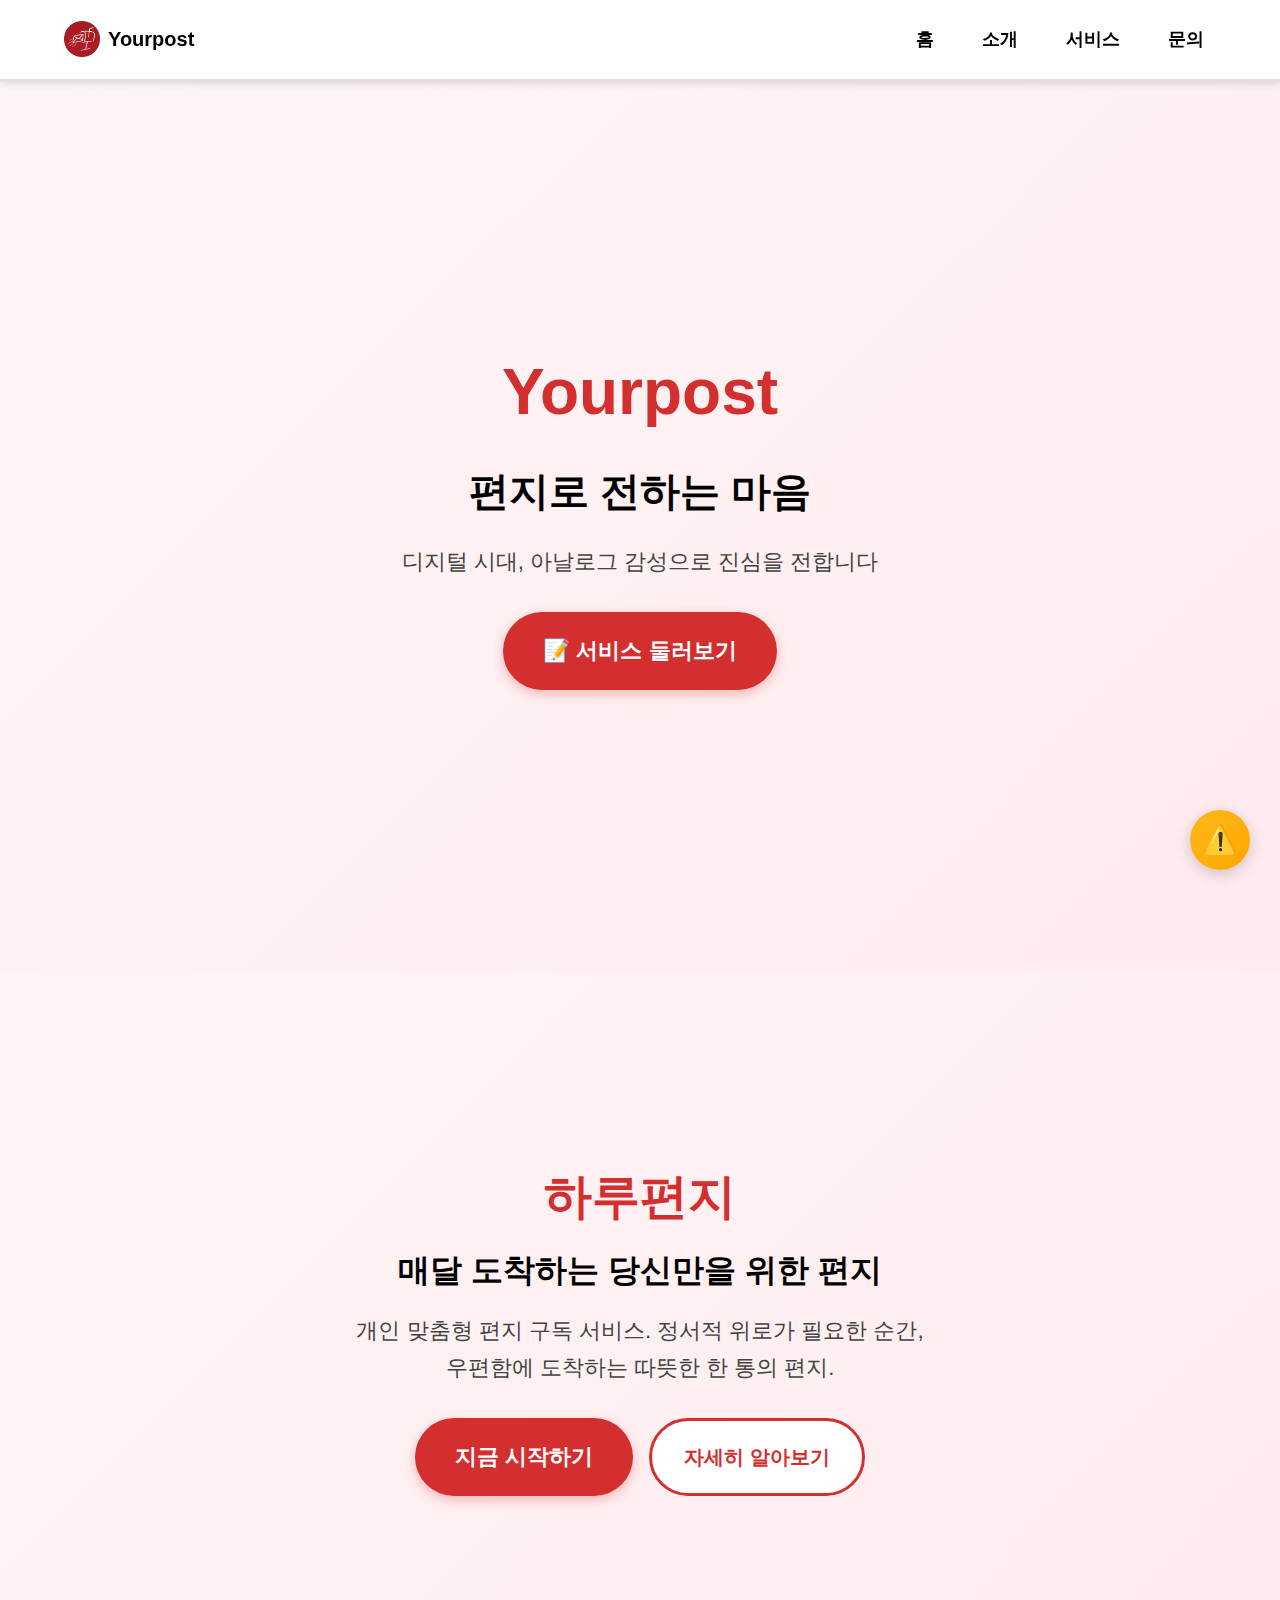
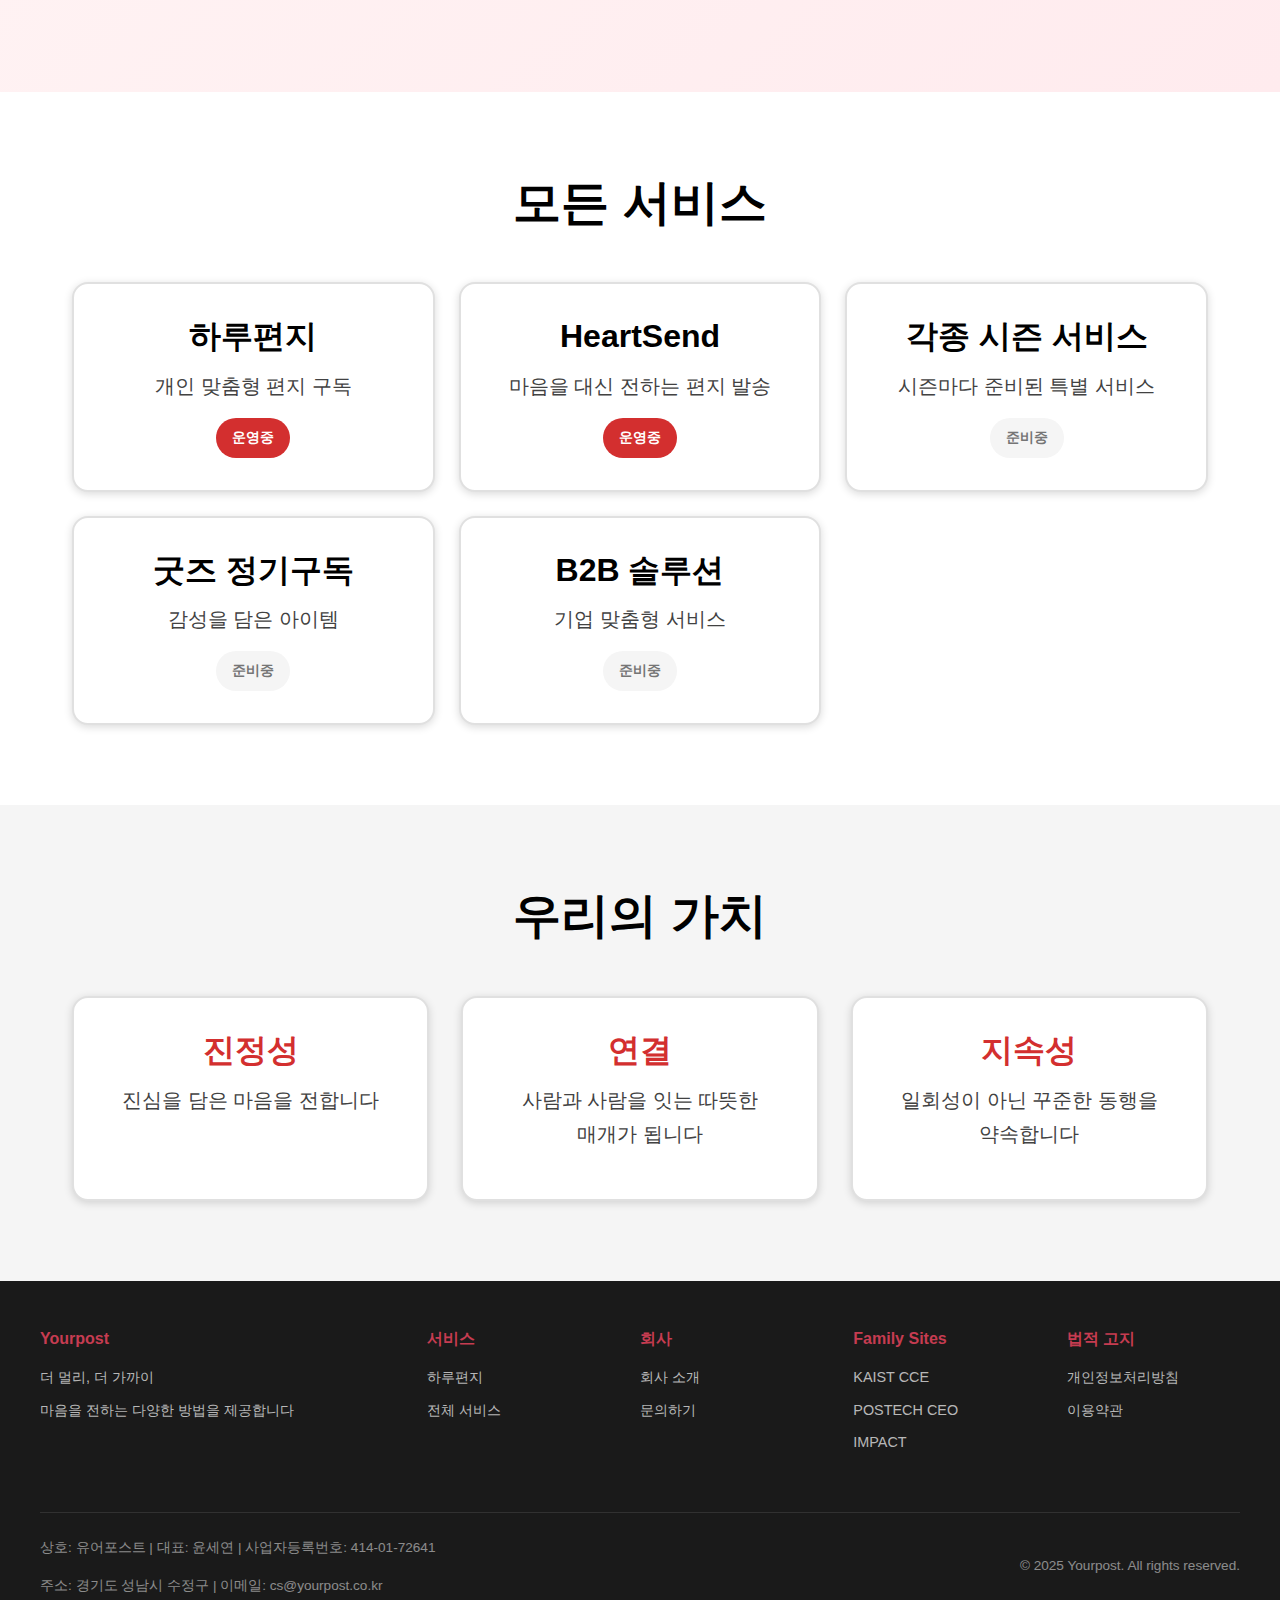
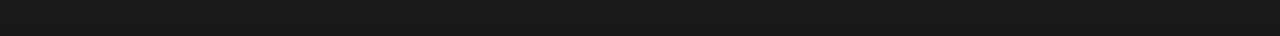
<file: index.html>
<!DOCTYPE html>
<html lang="ko">

<head>
    <meta charset="UTF-8">
    <meta name="viewport" content="width=device-width, initial-scale=1.0">
    <title>Yourpost - 편지로 전하는 마음</title>
    <meta name="description" content="편지, 선물, 굿즈를 통해 마음을 전하는 종합 서비스">

    <!-- 전역 CSS만 사용 -->
    <link rel="stylesheet" href="styles.css">

    <!-- OG Tags -->
    <meta property="og:title" content="Yourpost | 편지로 전하는 마음">
    <meta property="og:description" content="편지, 선물, 굿즈를 통해 마음을 전하는 종합 서비스">
    <meta property="og:image" content="https://yourpost.co.kr/images/official_banner.png">
    <meta property="og:url" content="https://yourpost.co.kr">
</head>

<body>
    <!-- HEADER -->
    <header>
        <nav>
            <a href="/" class="logo">
                <img src="logo.png" alt="Yourpost" class="logo-img">
                <span>Yourpost</span>
            </a>
            <ul class="nav-links" id="navLinks">
                <li><a href="#" onclick="showPage('home'); return false;">홈</a></li>
                <li><a href="#" onclick="showPage('about'); return false;">소개</a></li>
                <li><a href="#" onclick="showPage('services'); return false;">서비스</a></li>
                <li><a href="#" onclick="showPage('contact'); return false;">문의</a></li>
            </ul>
            <div class="menu-toggle" id="menuToggle">
                <span></span>
                <span></span>
                <span></span>
            </div>
        </nav>
    </header>

    <!-- HOME -->
    <main id="home" class="active">
        <!-- Hero Section -->
        <section class="hero">
            <div class="hero-content">
                <h1 class="hero-title">Yourpost</h1>
                <p class="hero-subtitle">편지로 전하는 마음</p>
                <p class="hero-description">디지털 시대, 아날로그 감성으로 진심을 전합니다</p>
                <div class="hero-buttons">
                    <a href="#" onclick="showPage('services'); return false;" class="btn btn-primary">
                        📝 서비스 둘러보기
                    </a>
                </div>
            </div>
        </section>

        <!-- Featured Service: 하루편지 -->
        <section class="spotlight">
            <div class="spotlight-content">
                <h2 class="spotlight-title">하루편지</h2>
                <p class="spotlight-subtitle">매달 도착하는 당신만을 위한 편지</p>
                <p class="spotlight-description">
                    개인 맞춤형 편지 구독 서비스. 정서적 위로가 필요한 순간,<br>
                    우편함에 도착하는 따뜻한 한 통의 편지.
                </p>
                <div class="spotlight-links">
                    <a href="ondaypost/" class="btn btn-primary">지금 시작하기</a>
                    <a href="ondaypost/" class="btn btn-secondary">자세히 알아보기</a>
                </div>
            </div>
        </section>

        <!-- All Services -->
        <section class="services-grid-section">
            <div class="container">
                <h2 class="section-heading">모든 서비스</h2>
                <div class="service-tiles">
                    <div class="service-tile">
                        <h3>하루편지</h3>
                        <p>개인 맞춤형 편지 구독</p>
                        <span class="tile-badge active">운영중</span>
                    </div>

                    <div class="service-tile">
                        <h3>HeartSend</h3>
                        <p>마음을 대신 전하는 편지 발송</p>
                        <span class="tile-badge active">운영중</span>
                    </div>

                    <div class="service-tile">
                        <h3>각종 시즌 서비스</h3>
                        <p>시즌마다 준비된 특별 서비스</p>
                        <span class="tile-badge">준비중</span>
                    </div>

                    <div class="service-tile">
                        <h3>굿즈 정기구독</h3>
                        <p>감성을 담은 아이템</p>
                        <span class="tile-badge">준비중</span>
                    </div>

                    <div class="service-tile">
                        <h3>B2B 솔루션</h3>
                        <p>기업 맞춤형 서비스</p>
                        <span class="tile-badge">준비중</span>
                    </div>
                </div>
            </div>
        </section>

        <!-- Values -->
        <section class="values-showcase">
            <div class="container">
                <h2 class="section-heading">우리의 가치</h2>
                <div class="values-container">
                    <div class="value-card">
                        <h3>진정성</h3>
                        <p>진심을 담은 마음을 전합니다</p>
                    </div>
                    <div class="value-card">
                        <h3>연결</h3>
                        <p>사람과 사람을 잇는 따뜻한 매개가 됩니다</p>
                    </div>
                    <div class="value-card">
                        <h3>지속성</h3>
                        <p>일회성이 아닌 꾸준한 동행을 약속합니다</p>
                    </div>
                </div>
            </div>
        </section>
    </main>

    <!-- ABOUT -->
    <main id="about">
        <section class="page-hero">
            <div class="container">
                <h1 class="page-title">유어포스트</h1>
                <p class="page-lead">
                    우리는 세상이 쉽게 지나치는 마음에 편지를 보냅니다.<br>
                    더 멀리, 더 가까이 다가갈 수 있는 기업이 되길 추구합니다.
                </p>
            </div>
        </section>

        <section class="content-section">
            <div class="container">
                <div class="two-column">
                    <div>
                        <h2>Mission</h2>
                    </div>
                    <div class="column-right">
                        <p class="large-text">
                            Yourpost는 외롭고 잊힌 이들의 하루에 작은 위로와 따뜻한 평안을 전하는 브랜드입니다.
                        </p>
                        <p>
                            편지를 통한 정서적 연결과 위로를 제공하며, 디지털 시대 속 아날로그 감성을 회복합니다.
                            개인부터 기업까지, 다양한 형태의 솔루션을 제공합니다.
                        </p>
                    </div>
                </div>
            </div>
        </section>

        <section class="info-section">
            <div class="container">
                <h2 class="section-heading">회사 정보</h2>
                <div class="info-grid">
                    <div class="info-item">
                        <h3>설립</h3>
                        <p>2025년 10월</p>
                    </div>
                    <div class="info-item">
                        <h3>구성</h3>
                        <p>3인 공동창업</p>
                    </div>
                    <div class="info-item">
                        <h3>사업분야</h3>
                        <p>편지 종합 서비스</p>
                    </div>
                    <div class="info-item">
                        <h3>협력</h3>
                        <p>PNK, IMPACT</p>
                    </div>
                </div>
            </div>
        </section>

        <section class="content-section dark">
            <div class="container">
                <h2 class="section-heading">Vision</h2>
                <div class="vision-items">
                    <div class="vision-item">
                        <p>편지를 통한 정서적 연결과 위로 제공</p>
                    </div>
                    <div class="vision-item">
                        <p>디지털 시대의 아날로그 감성 회복</p>
                    </div>
                    <div class="vision-item">
                        <p>개인부터 기업까지, 다양한 형태의 마음 전달 솔루션 제공</p>
                    </div>
                </div>
            </div>
        </section>
    </main>

    <!-- SERVICES -->
    <main id="services">
        <section class="page-hero">
            <div class="container">
                <h1 class="page-title">Services</h1>
                <p class="page-lead">마음을 전하는 다양한 방법</p>
            </div>
        </section>

        <section class="service-detail-section">
            <div class="container">
                <!-- 하루편지 -->
                <div class="service-detail">
                    <div class="service-detail-header">
                        <div>
                            <h2>하루편지</h2>
                            <span class="status-pill active">운영중</span>
                        </div>
                    </div>
                    <p class="service-detail-desc">
                        매달 도착하는 개인 맞춤형 편지 구독 서비스입니다.
                        정서적 위로가 필요한 10-20대를 대상으로 개인 맞춤형 편지를 정기적으로 발송합니다.
                    </p>
                    <div class="service-detail-meta">
                        <span>형태: 정기 구독</span>
                    </div>
                    <a href="ondaypost/" class="btn btn-primary">서비스 바로가기</a>
                </div>

                <!-- HeartSend -->
                <div class="service-detail">
                    <div class="service-detail-header">
                        <div>
                            <h2>HeartSend</h2>
                            <span class="status-pill active">운영중</span>
                        </div>
                    </div>
                    <p class="service-detail-desc">
                        직접 쓰기 어려운 편지를 대신 작성하고 발송해드립니다.
                        고백, 감사, 사과 등 전하고 싶은 마음을 전문가가 편지로 작성합니다.
                    </p>
                    <div class="service-detail-meta">
                        <span>형태: 1회성 발송</span>
                    </div>
                    <a href="heartsend/" class="btn btn-primary">서비스 바로가기</a>
                </div>

                <!-- 크리스마스 엽서 -->
                <div class="service-detail">
                    <div class="service-detail-header">
                        <div>
                            <h2>시즌 엽서</h2>
                            <span class="status-pill">준비중</span>
                        </div>
                    </div>
                    <p class="service-detail-desc">
                        시즌마다 준비된 특별 엽서 서비스입니다.
                        소중한 사람에게 마음을 전하세요.
                    </p>
                    <div class="service-detail-meta">
                        <span>형태: 시즌 한정</span>
                    </div>
                </div>

                <!-- B2B -->
                <div class="service-detail">
                    <div class="service-detail-header">
                        <div>
                            <h2>B2B 서비스</h2>
                            <span class="status-pill">준비중</span>
                        </div>
                    </div>
                    <p class="service-detail-desc">
                        기업 임직원을 위한 편지 및 선물 발송 서비스입니다.
                        복지, 감사, 기념일 등 다양한 목적으로 활용 가능합니다.
                    </p>
                    <div class="service-detail-meta">
                        <span>형태: 맞춤 제작</span>
                    </div>
                </div>
            </div>
        </section>
    </main>

    <!-- CONTACT -->
    <main id="contact">
        <section class="page-hero">
            <div class="container">
                <h1 class="page-title">Contact</h1>
                <p class="page-lead">궁금하신 점이나 제안하실 내용이 있으시면 언제든지 연락주세요</p>
            </div>
        </section>

        <section class="content-section">
            <div class="container">
                <div class="contact-direct">
                    <div class="contact-direct-item">
                        <h3>Email</h3>
                        <a href="mailto:cs@yourpost.co.kr">cs@yourpost.co.kr</a>
                    </div>

                    <div class="contact-direct-item">
                        <h3>카카오톡 상담</h3>
                        <a href="https://open.kakao.com/o/sTa8ml3h" target="_blank">카톡 문의하기</a>
                    </div>
                </div>
            </div>
        </section>
    </main>

    <!-- FOOTER -->
    <div id="footer-container"></div>

    <!-- SCRIPTS -->
    <script src="script.js"></script>
    <script src="footer.js"></script>
    <script src="js/noCS-banner.js"></script>
</body>

</html>
</file>
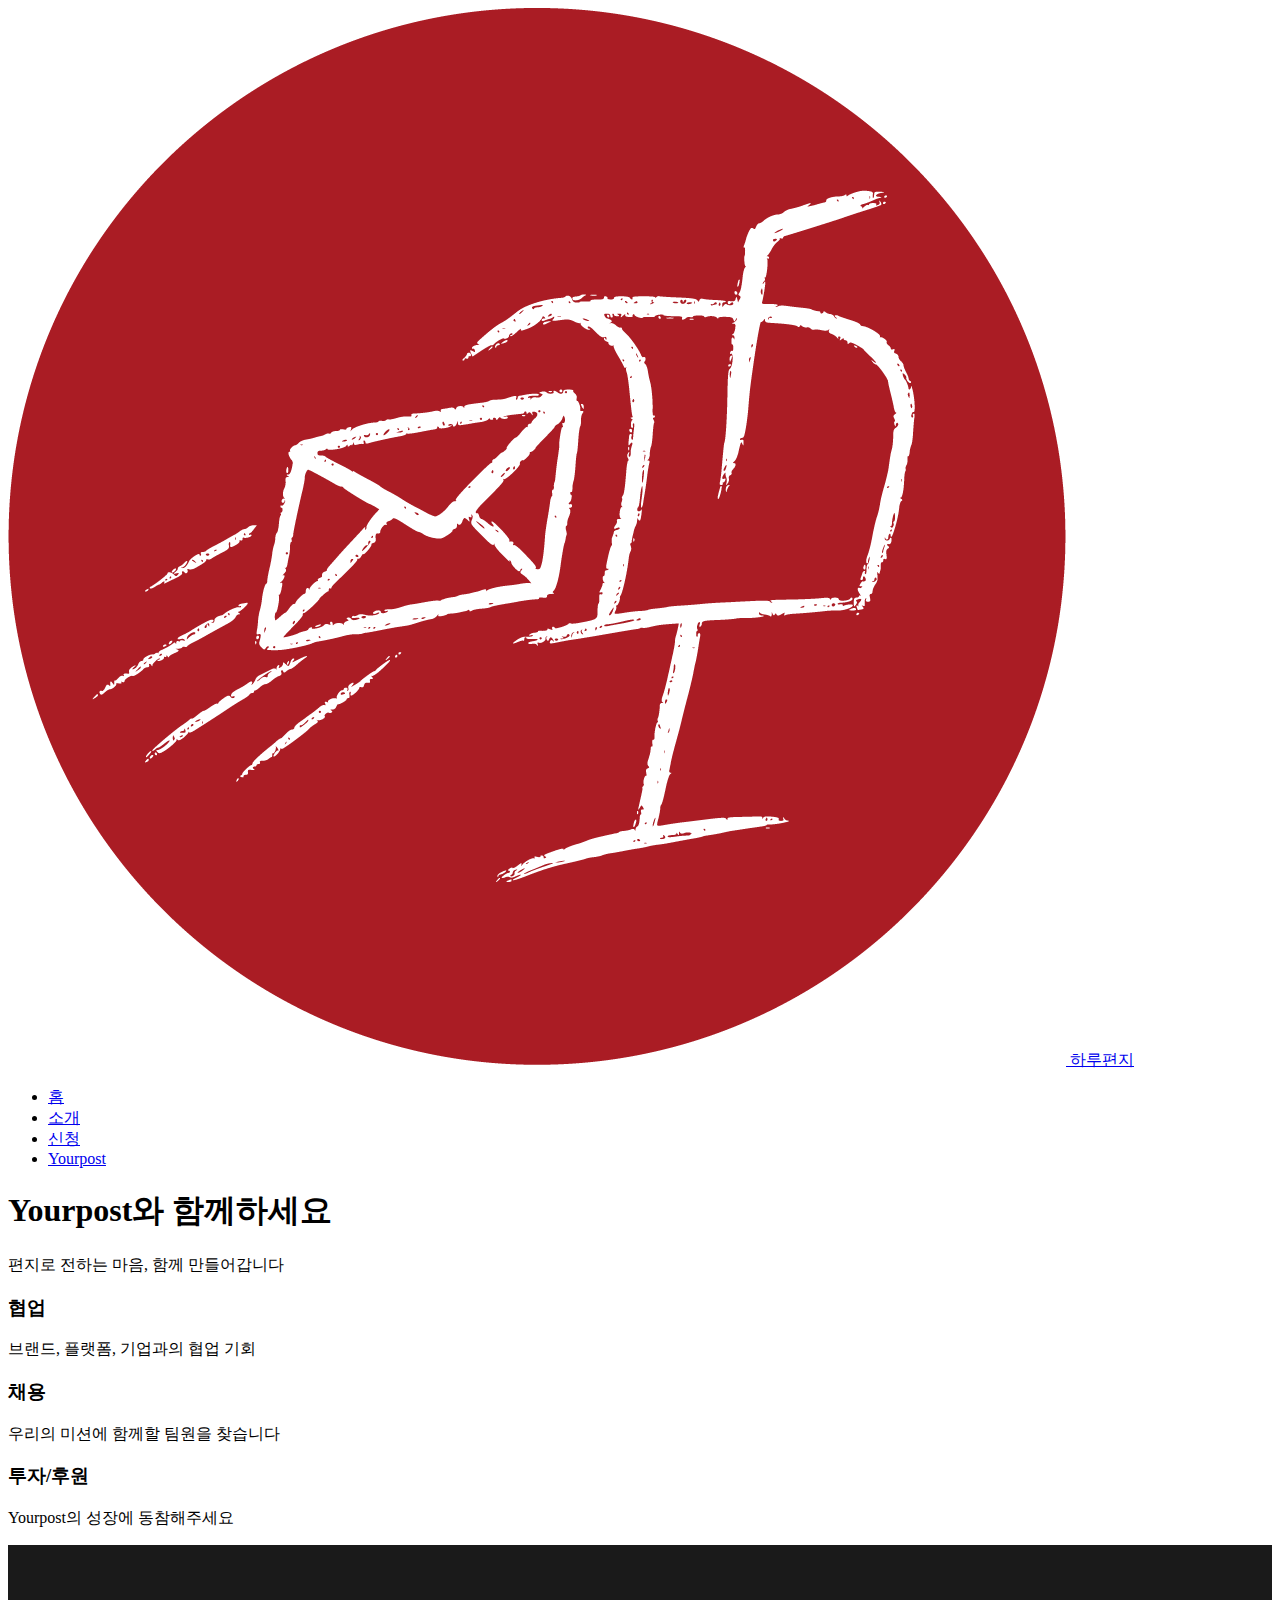
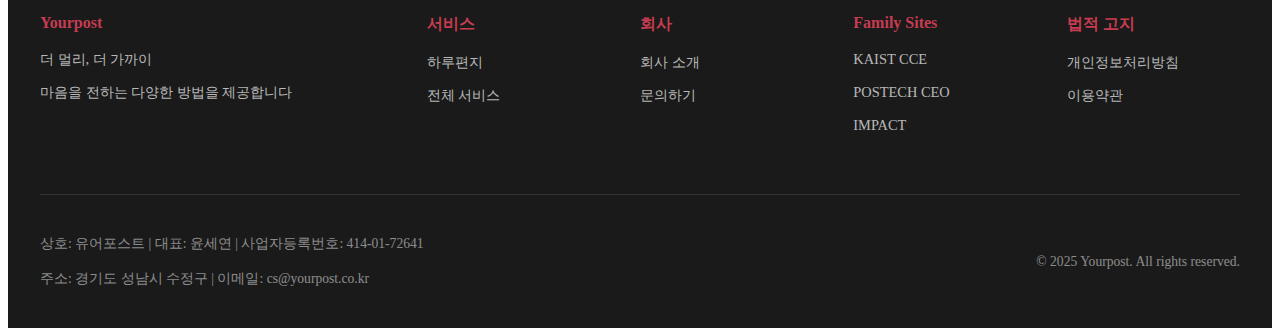
<file: business/index.html>
<!DOCTYPE html>
<html lang="ko">

<head>
    <meta charset="UTF-8">
    <meta name="viewport" content="width=device-width, initial-scale=1.0">
    <title>Yourpost - 협업 / 채용 / 투자</title>
    <meta name="description" content="유어포스트와 함께할 파트너, 팀원, 투자자를 모집합니다.">
    <link rel="stylesheet" href="../business-style.css">

    <!-- 메인 홈페이지 (index.html) -->
    <meta property="og:title" content="Yourpost | 편지로 전하는 마음">
    <meta property="og:description" content="편지, 선물, 굿즈를 통해 마음을 전하는 종합 서비스">
    <meta property="og:image" content="https://yourpost.co.kr/images/official_banner.png">
    <meta property="og:url" content="https://yourpost.co.kr">

</head>

<body>
    <!-- <header>
        <nav>
            <a href="/" class="logo">Yourpost</a>
            <ul class="nav-links" id="navLinks">
                <li><a href="/">홈</a></li>
                <li><a href="/#about">소개</a></li>
                <li><a href="/#services">서비스</a></li>
                <li><a href="/business">비즈니스</a></li>
                <li><a href="/#contact">문의</a></li>
            </ul>
            <div class="menu-toggle" id="menuToggle">
                <span></span>
                <span></span>
                <span></span>
            </div>
        </nav>
    </header> -->
    <!-- HEADER -->
    <header id="header">
        <nav>
            <a href="../" class="logo" title="유어포스트 홈으로 이동">
                <img src="../logo.png" alt="하루편지" class="logo-img">
                <span>하루편지</span>
            </a>
            <ul class="nav-links" id="navLinks">
                <li><a href="#" onclick="showPage('home'); return false;" title="홈으로 이동">홈</a></li>
                <li><a href="#" onclick="showPage('about'); return false;" title="소개 보기">소개</a></li>
                <li><a href="#" onclick="showPage('apply'); return false;" title="신청하기">신청</a></li>
                <li><a href="../" target="_self" title="유어포스트 홈으로 이동">Yourpost</a></li>
            </ul>
            <div class="menu-toggle" id="menuToggle">
                <span></span>
                <span></span>
                <span></span>
            </div>
        </nav>
    </header>
    <main>
        <!-- Hero Section -->
        <section class="hero-business">
            <div class="container">
                <h1>Yourpost와 함께하세요</h1>
                <p>편지로 전하는 마음, 함께 만들어갑니다</p>
            </div>
        </section>

        <!-- Business Categories -->
        <section class="business-categories">
            <div class="container">
                <div class="categories-grid">
                    <!-- 협업 -->
                    <div class="category-card" onclick="showCategory('partnership')">
                        <div class="category-icon"></div>
                        <h3>협업</h3>
                        <p>브랜드, 플랫폼, 기업과의 협업 기회</p>
                    </div>

                    <!-- 채용 -->
                    <div class="category-card" onclick="showCategory('recruitment')">
                        <div class="category-icon"></div>
                        <h3>채용</h3>
                        <p>우리의 미션에 함께할 팀원을 찾습니다</p>
                    </div>

                    <!-- 투자 -->
                    <div class="category-card" onclick="showCategory('investment')">
                        <div class="category-icon"></div>
                        <h3>투자/후원</h3>
                        <p>Yourpost의 성장에 동참해주세요</p>
                    </div>
                </div>
            </div>
        </section>

        <!-- Partnership Section -->
        <section id="partnership-section" class="category-section" style="display: none;">
            <div class="container">
                <h2>협업 기회</h2>
                <p class="section-intro">Yourpost는 다양한 형태의 협업을 환영합니다.</p>
                <p class="section-intro">현재 하단 서비스 준비중입니다. 이메일로 문의 부탁드립니다</p>
                <div class="content-box">
                    <h3>협업 분야</h3>
                    <ul class="list-style">
                        <li>브랜드 콜라보레이션</li>
                        <li>플랫폼 파트너십</li>
                        <li>마케팅 협력</li>
                        <li>기술 협업</li>
                        <li>기타 전략적 제휴</li>
                    </ul>
                </div>

                <div class="document-section">
                    <h3>협업 제안서 양식</h3>
                    <div class="document-item">
                        <div class="doc-left">
                            <span class="doc-icon">📄</span>
                            <div class="doc-info">
                                <p class="doc-name">협업제안서.docx</p>
                                <p class="doc-desc">협업 제안 시 작성해주세요</p>
                            </div>
                        </div>
                        <button class="download-btn" onclick="downloadFile('협업제안서.docx', 'partnership')">다운로드</button>
                    </div>
                </div>

                <div class="contact-info">
                    <p><strong>협업 관련 문의:</strong> business@yourpost.co.kr</p>
                </div>

                <button class="back-btn" onclick="showCategory('')">← 돌아가기</button>
            </div>
        </section>

        <!-- Recruitment Section -->
        <section id="recruitment-section" class="category-section" style="display: none;">
            <div class="container">
                <h2>채용 정보</h2>
                <p class="section-intro">Yourpost의 미션에 공감하고 함께할 팀원을 찾습니다.</p>
                <p class="section-intro">현재 하단 서비스 준비중입니다. 이메일로 문의 부탁드립니다</p>

                <div class="content-box">
                    <h3>채용 중인 직무</h3>
                    <p style="color: var(--light); margin: 1rem 0;">현재 준비 중입니다.</p>
                </div>

                <div class="document-section">
                    <h3>필요 서류</h3>
                    <div class="document-item">
                        <div class="doc-left">
                            <span class="doc-icon">📋</span>
                            <div class="doc-info">
                                <p class="doc-name">이력서 양식.docx</p>
                                <p class="doc-desc">기본 이력서 양식</p>
                            </div>
                        </div>
                        <button class="download-btn" onclick="downloadFile('이력서_양식.docx', 'recruitment')">다운로드</button>
                    </div>
                    <div class="document-item">
                        <div class="doc-left">
                            <span class="doc-icon">📋</span>
                            <div class="doc-info">
                                <p class="doc-name">자기소개서 양식.docx</p>
                                <p class="doc-desc">자기소개서 양식</p>
                            </div>
                        </div>
                        <button class="download-btn"
                            onclick="downloadFile('자기소개서_양식.docx', 'recruitment')">다운로드</button>
                    </div>
                </div>

                <div class="contact-info">
                    <p><strong>채용 관련 문의:</strong> recruit@yourpost.co.kr</p>
                </div>

                <button class="back-btn" onclick="showCategory('')">← 돌아가기</button>
            </div>
        </section>

        <!-- Investment Section -->
        <section id="investment-section" class="category-section" style="display: none;">
            <div class="container">
                <h2>투자 정보</h2>
                <p class="section-intro">Yourpost의 성장 스토리에 동참해주세요.</p>
                <p class="section-intro">현재 하단 서비스 준비중입니다. 이메일로 문의 부탁드립니다</p>

                <div class="content-box">
                    <h3>회사 개요</h3>
                    <ul class="list-style">
                        <li><strong>설립:</strong> 2025년 10월</li>
                        <li><strong>팀:</strong> 3인 공동창업</li>
                        <li><strong>사업 분야:</strong> 편지 관련 종합 서비스</li>
                        <li><strong>핵심 서비스:</strong> 하루편지 (ondaypost) 정기 구독</li>
                    </ul>
                </div>

                <div class="content-box">
                    <h3>투자 문서</h3>
                    <p style="color: var(--light); margin: 1rem 0;">다음 문서를 다운로드하여 확인하세요.</p>
                </div>

                <div class="document-section">
                    <div class="document-item">
                        <!-- <div class="doc-left">
                            <span class="doc-icon">📊</span>
                            <div class="doc-info">
                                <p class="doc-name">사업계획서.pdf(업로드예정)</p>
                                <p class="doc-desc">Yourpost 사업 계획 및 재무 전망</p>
                            </div>
                        </div>
                        <button class="download-btn" onclick="downloadFile('사업계획서.pdf', 'investment')">다운로드</button>
                    </div>
                    <div class="document-item">
                        <div class="doc-left">
                            <span class="doc-icon">📈</span>
                            <div class="doc-info">
                                <p class="doc-name">투자제안서.pdf(업로드예정)</p>
                                <p class="doc-desc">투자 기회 및 조건</p>
                            </div>
                        </div>
                        <button class="download-btn" onclick="downloadFile('투자제안서.pdf', 'investment')">다운로드</button>
                    </div> -->
                    <div class="document-item">
                        <div class="doc-left">
                            <span class="doc-icon">📋</span>
                            <div class="doc-info">
                                <p class="doc-name">IR 자료.pdf(업로드예정)</p>
                                <p class="doc-desc">기업 개요 및 주요 성과</p>
                            </div>
                        </div>
                        <button class="download-btn" onclick="downloadFile('IR_자료.pdf', 'investment')">다운로드</button>
                    </div>
                </div>

                <div class="contact-info">
                    <p><strong>투자 관련 문의:</strong> invest@yourpost.co.kr</p>
                </div>

                <button class="back-btn" onclick="showCategory('')">← 돌아가기</button>
            </div>
        </section>
    </main>

    <!-- 푸터 -->
    <div id="footer-container"></div>

    <script src="../footer.js"></script>
    <script src="../business-script.js"></script>
    <script>
        // 모바일 메뉴 토글
        document.getElementById('menuToggle').addEventListener('click', function () {
            this.classList.toggle('active');
            document.getElementById('navLinks').classList.toggle('active');
        });

        // 카테고리 표시
        function showCategory(category) {
            // 모든 섹션 숨기기
            document.querySelectorAll('.category-section').forEach(section => {
                section.style.display = 'none';
            });

            // 해당 섹션 표시
            if (category === 'partnership') {
                document.getElementById('partnership-section').style.display = 'block';
            } else if (category === 'recruitment') {
                document.getElementById('recruitment-section').style.display = 'block';
            } else if (category === 'investment') {
                document.getElementById('investment-section').style.display = 'block';
            }

            // 페이지 상단으로 스크롤
            window.scrollTo({ top: 0, behavior: 'smooth' });
        }

        // 파일 다운로드 함수 (Vercel 호환)
        function downloadFile(filename, category) {
            // Vercel에서 public 폴더에 접근
            const filePath = `/api/downloads?file=${encodeURIComponent(filename)}&category=${category}`;

            try {
                // 직접 다운로드 시도
                const link = document.createElement('a');
                link.href = `/downloads/${category}/${filename}`;
                link.download = filename;
                link.style.display = 'none';
                document.body.appendChild(link);
                link.click();
                document.body.removeChild(link);
            } catch (error) {
                console.error('다운로드 오류:', error);
                alert('파일 다운로드 중 오류가 발생했습니다. 관리자에게 문의해주세요.');
            }
        }
    </script>
</body>

</html>
</file>
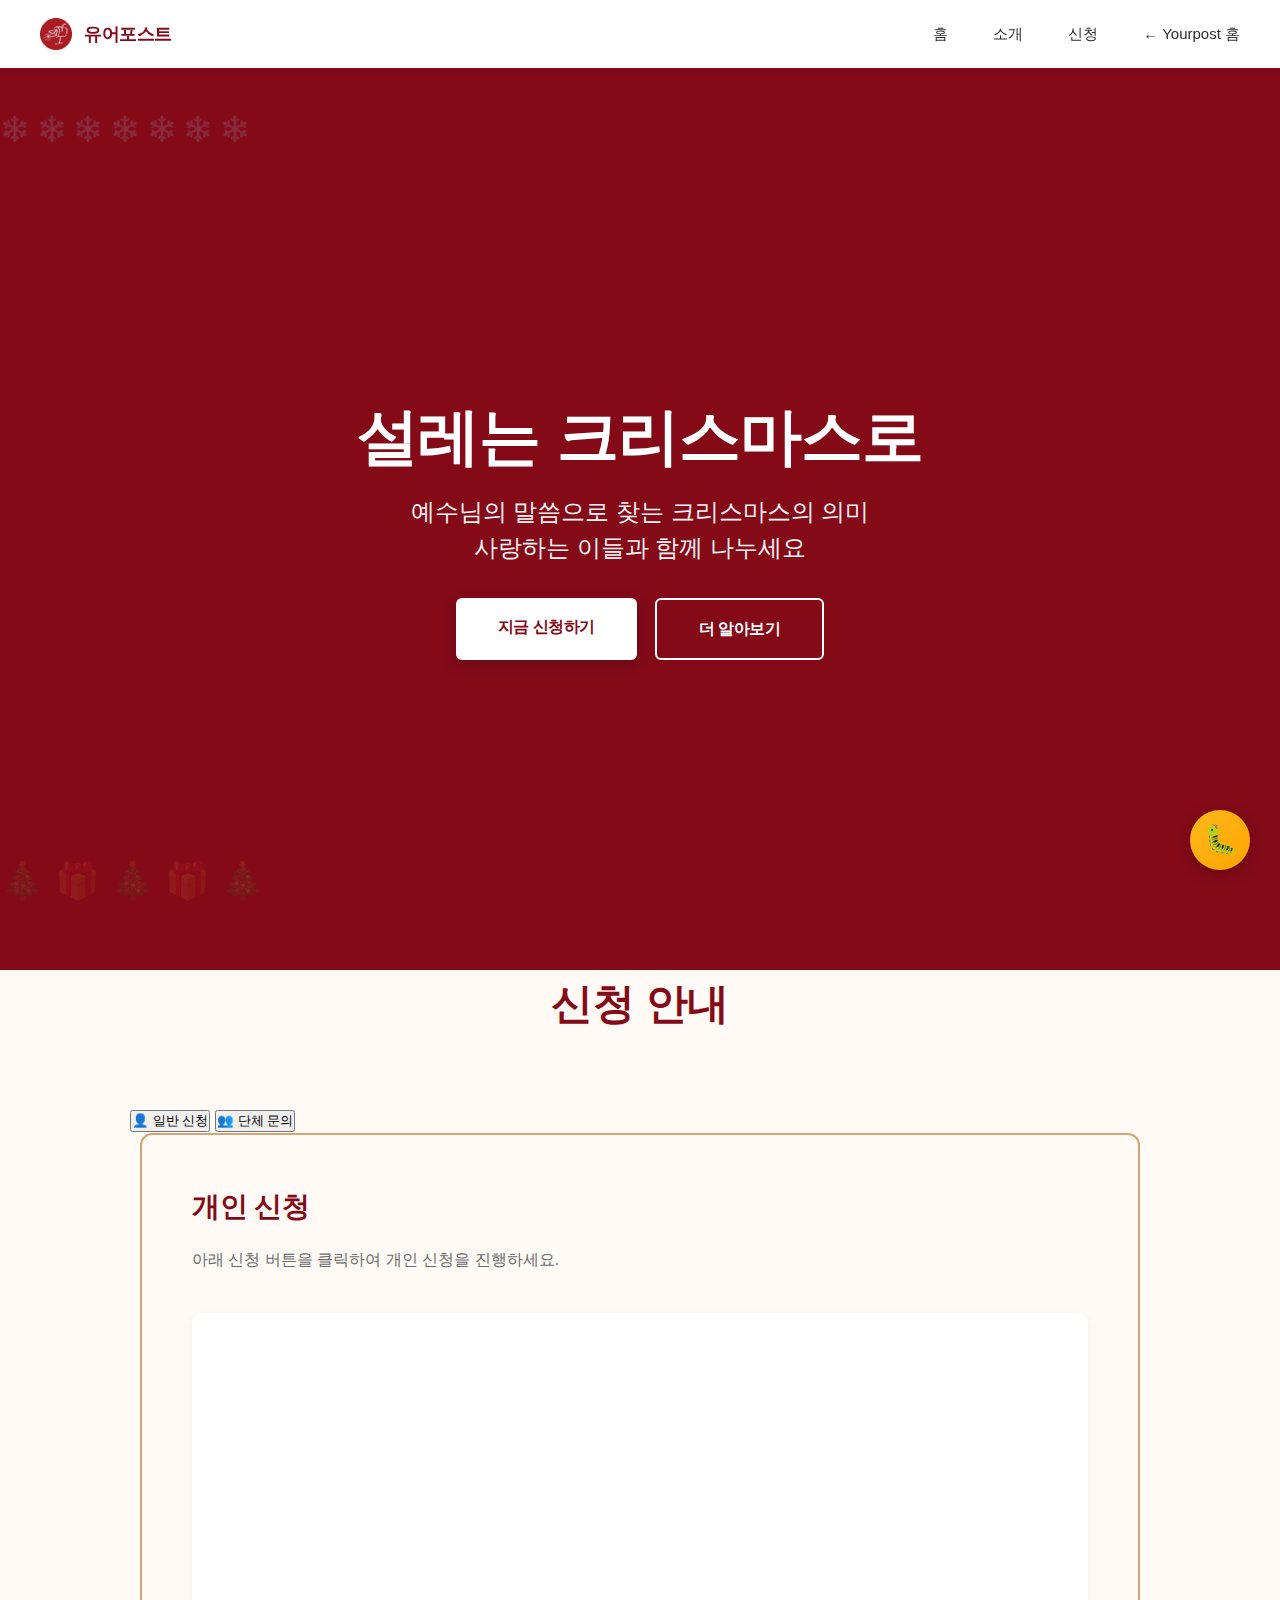
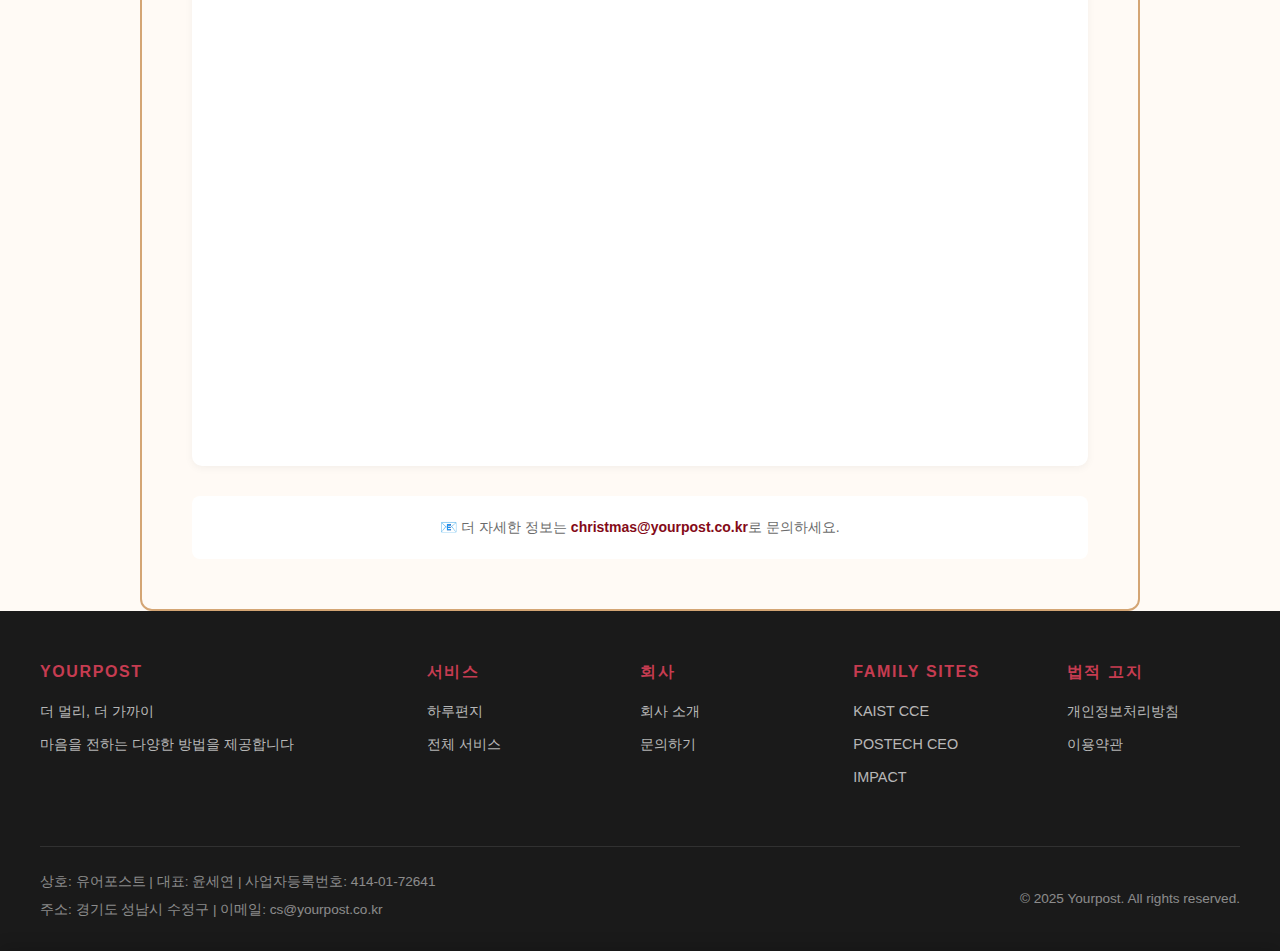
<file: christmascard/index.html>
<!DOCTYPE html>
<html lang="ko">
<head>
    <meta charset="UTF-8">
    <meta name="viewport" content="width=device-width, initial-scale=1.0">
    <title>크리스마스 말씀엽서</title>
    <meta name="description" content="크리스마스 시즌, 성경의 말씀을 담은 따뜻한 엽서">
    <link rel="stylesheet" href="../christmascard-style.css">
    <!-- 메인 홈페이지 (index.html) -->
    <meta property="og:title" content="Yourpost | 크리스마스 말씀엽서 ">
    <meta property="og:description" content="설레는 크리스마스 말씀을 사랑하는사람들과 함께 나눠보세요!">
    <meta property="og:image" content="https://yourpost.co.kr/images/christmascard_banner.png">
    <meta property="og:url" content="https://yourpost.co.kr/christmascard/">
</head>
<body>
    <header>
        <nav>
            <a href="../" class="logo" title="유어포스트 홈으로">
                <img src="../logo.png" alt="크리스마스 말씀">
                <span>유어포스트</span>
            </a>
            <ul class="nav-links" id="navLinks">
                <li><a href="#" onclick="showPage('home'); return false;">홈</a></li>
                <li><a href="#" onclick="showPage('about'); return false;">소개</a></li>
                <li><a href="#" onclick="showPage('apply'); return false;">신청</a></li>
                <li><a href="../" target="_self">← Yourpost 홈</a></li>
            </ul>
            <div class="menu-toggle" id="menuToggle">
                <span></span>
                <span></span>
                <span></span>
            </div>
        </nav>
    </header>

    <!-- HOME -->
    <main id="home" class="active">
        <section class="hero">
            <div class="hero-content">
                <h1>설레는 크리스마스로</h1>
                <p class="hero-subtitle">
                    예수님의 말씀으로 찾는 크리스마스의 의미<br>
                    사랑하는 이들과 함께 나누세요
                </p>
                <div class="hero-buttons">
                    <a href="#" onclick="showPage('apply'); return false;" class="btn btn-primary">지금 신청하기</a>
                    <a href="#" onclick="showPage('about'); return false;" class="btn btn-secondary">더 알아보기</a>
                </div>
            </div>
        </section>

<!-- 크리스마스 홈페이지 </main> 닫히기 전에 추가 -->

<!-- 신청안내 섹션 -->
<section class="registration-section">
    <div class="container">
        <h2 class="section-title">신청 안내</h2>

        <div class="registration-tabs">
            <button class="tab-btn active" onclick="switchTab('individual')">
                <span class="tab-icon">👤</span>
                <span class="tab-text">일반 신청</span>
            </button>
            <button class="tab-btn" onclick="switchTab('bulk')">
                <span class="tab-icon">👥</span>
                <span class="tab-text">단체 문의</span>
            </button>
        </div>

        <!-- 일반 신청 탭 -->
        <div id="individual" class="tab-content active">
            <div class="registration-content">
                <h3>개인 신청</h3>
                <p class="description">아래 신청 버튼을 클릭하여 개인 신청을 진행하세요.</p>

                <div class="form-embed">
                    <!-- Google Form 임베드 또는 Typeform 임베드 -->
<iframe data-tally-src="https://tally.so/embed/0QQGxA?transparentBackground=1&dynamicHeight=1&formEventsForwarding=1"
    loading="lazy" width="100%" height="706" frameborder="0" marginheight="0" marginwidth="0"
    title="크리스마스 말씀엽서 신청">
                    </iframe>
                </div>

                <p class="form-info">
                    📧 더 자세한 정보는 <a href="mailto:christmas@yourpost.co.kr">christmas@yourpost.co.kr</a>로 문의하세요.
                </p>
            </div>
        </div>

        <!-- 단체 문의 탭 -->
        <div id="bulk" class="tab-content">
            <div class="registration-content">
                <h3>단체 신청 / 대량 주문</h3>
                <p class="description">기업, 단체, 교회 등에서 대량 주문하실 경우 아래로 문의하세요.</p>

                <div class="bulk-inquiry-box">
                    <div class="inquiry-item">
                        <h4>✉️ 이메일 문의</h4>
                        <p>가장 빠르고 정확한 상담을 원하신다면</p>
                        <a href="mailto:christmas@yourpost.co.kr" class="btn btn-primary">
                            📧 이메일로 문의하기
                        </a>
                    </div>

                    <!-- <div class="inquiry-item">
                        <h4>☎️ 전화 상담</h4>
                        <p>직접 상담을 원하신다면</p>
                        <a href="tel:010-0000-0000" class="btn btn-primary">
                            📞 전화로 상담받기
                        </a>
                    </div> -->

                    <div class="inquiry-item">
                        <h4>💬 카톡 상담</h4>
                        <p>편하게 메시지로 상담받고 싶다면</p>
                        <a href="https://open.kakao.com/o/sTa8ml3h" target="_blank" class="btn btn-primary">
                            💬 카톡으로 문의하기
                        </a>
                    </div>
                </div>

                <!-- <div class="bulk-info">
                    <h4>단체 신청 시 안내</h4>
                    <ul>
                        <li>✓ 10세트 이상: 10% 할인 적용</li>
                        <li>✓ 30세트 이상: 15% 할인 + 맞춤 패키징</li>
                        <li>✓ 50세트 이상: 20% 할인 + 배송료 협의</li>
                        <li>✓ 100세트 이상: 별도 견적</li>
                        <li>✓ 배송 10일 전 상담 완료요망</li>
                    </ul>
                </div> -->
            </div>
        </div>
    </div>
</section>



    </main>

    <!-- ABOUT -->
    <main id="about">
        <section class="about-hero">
            <div class="container">
                <h1>크리스마스 말씀엽서</h1>
                <p>성탄의 진정한 의미를 나누다</p>
            </div>
        </section>

        <section class="content-section">
            <div class="container">
                <div class="about-text">
                    <p>크리스마스는 예수님께서 이땅에 오심을 기념하는날입니다.<br> 선물 주고받는 것도 좋지만, 성경의 말씀을 통해 성탄의 참된 의미를 되새기는 것이 가장 중요합니다.</p>
                    <p>우리는 성경의 따뜻한 말씀을 담은 엽서로 사랑하는 이들과 하나님의 축복을 나누고자 합니다.<br> 실제 우편으로 배송되는 엽서를 통해 디지털 시대 속 따뜻한 감성을 전달합니다.</p>
                </div>
            </div>
        </section>

        <section class="who-section">
            <div class="container">
                <h2 class="section-title">이런 분들을 위해</h2>
                <div class="who-grid">
                    <!-- <div class="who-item">
                        <h3>💚 영적 위로를 찾는 분</h3>
                        <p>마음의 평안과 영적 위로를 받고 싶으신 분</p>
                    </div> -->
                    <div class="who-item">
                        <h3>복음을 전하고 싶은 분</h3>
                        <p>가족, 친구에게 소중한 복음을<br> 전하고 싶으신 분</p>
                    </div>
                    <div class="who-item">
                        <h3>의미 있는 선물을 찾는 분</h3>
                        <p>마음이 담긴 특별한<br> 크리스마스 선물을 원하시는 분</p>
                    </div>
                    <div class="who-item">
                        <h3>편지와 함깨 보내는<br> 말씀엽서</h3>
                        <p>편지와 함깨 의미있는<br> 선물을 원하시는 분</p>
                    </div>
                </div>
            </div>
        </section>
            <section class="process-section">
            <div class="container">
                <h2 class="section-title">어떻게 진행되나요</h2>
                <div class="process-steps">
                    <div class="process-step">
                        <div class="step-num">1</div>
                        <h3>신청</h3>
                        <p>기본 정보 입력</p>
                    </div>
                    <div class="process-step">
                        <div class="step-num">2</div>
                        <h3>선택</h3>
                        <p>옵션 및 종류 설정</p>
                    </div>
                    <div class="process-step">
                        <div class="step-num">3</div>
                        <h3>제작</h3>
                        <p>엽서및 스티커 제작</p>
                    </div>
                    <div class="process-step">
                        <div class="step-num">4</div>
                        <h3>발송</h3>
                        <p>크리스마스 엽서 발송</p>
                    </div>
                    <div class="process-step">
                        <div class="step-num">5</div>
                        <h3>도착</h3>
                        <p>우편함을 통해 수령받기</p>
                    </div>
                </div>
            </div>
        </section>
        <!-- FAQ 섹션 -->
        <section class="faq-section">
            <div class="container">
                <h2 class="section-title">자주 묻는 질문</h2>

                <div class="faq-list">
                    <div class="faq-item">
                        <div class="faq-header" onclick="toggleFaq(this)">
                            <h3>Q. 배송은 언제부터 가능한가요?</h3>
                            <span class="faq-toggle">▼</span>
                        </div>
                        <div class="faq-content">
                            <p>크리스마스 시즌에 맞춰 12월 중순부터 배송됩니다. 정확한 배송 일정은 공지사항과 이메일을 참고해주세요.</p>
                        </div>
                    </div>

                    <div class="faq-item">
                        <div class="faq-header" onclick="toggleFaq(this)">
                            <h3>Q. 구매 최소 수량이 있나요?</h3>
                            <span class="faq-toggle">▼</span>
                        </div>
                        <div class="faq-content">
                            <p>개인 구매는 최소 1세트부터 가능합니다. 대량 주문(10세트 이상)의 경우 별도 할인이 적용됩니다.</p>
                        </div>
                    </div>

                    <div class="faq-item">
                        <div class="faq-header" onclick="toggleFaq(this)">
                            <h3>Q. 맞춤형 편지는 어떻게 작성되나요?</h3>
                            <span class="faq-toggle">▼</span>
                        </div>
                        <div class="faq-content">
                            <p>주문 시 받는 분의 정보와 전하고 싶은 편지내용을 알려주시면, 저희 팀에서 크리스마스의 감성을 담은 편지지에 인쇄하여 드립니다.</p>
                        </div>
                    </div>

                    <div class="faq-item">
                        <div class="faq-header" onclick="toggleFaq(this)">
                            <h3>Q. 단체/기업 선물로도 가능한가요?</h3>
                            <span class="faq-toggle">▼</span>
                        </div>
                        <div class="faq-content">
                            <p>네, 물론 가능합니다! 기업이나 단체에서 직원/멤버분들께 선물하시기에 좋습니다. 아래 대량 주문 안내 섹션을 참고해주세요.</p>
                        </div>
                    </div>

                    <div class="faq-item">
                        <div class="faq-header" onclick="toggleFaq(this)">
                            <h3>Q. 배송료는 별도인가요?</h3>
                            <span class="faq-toggle">▼</span>
                        </div>
                        <div class="faq-content">
                            <p>배송료 포함된 가격입니다. 단.도서산간 배송이 어려운지역은 배송비가 추가로 발생할수있습니다</p>
                        </div>
                    </div>

                    <div class="faq-item">
                        <div class="faq-header" onclick="toggleFaq(this)">
                            <h3>Q. 환불이나 취소는 가능한가요?</h3>
                            <span class="faq-toggle">▼</span>
                        </div>
                        <div class="faq-content">
                            <p>상품준비전까지는 환불,취소가 가능하나 제작후에는 환불이 어렵습니다</p>
                        </div>
                    </div>
                </div>
            </div>
        </section>

        <!-- 대량 주문 안내 섹션 -->
        <section class="bulk-order-section">
            <div class="container">
                <h2 class="section-title">대량 주문 안내</h2>

                <!-- 혜택 -->
                <div class="bulk-grid">
                    <div class="bulk-card">
                        <h3 class="bulk-card-title">🎁 대량 주문 혜택</h3>
                        <ul class="bulk-list">
                            <li>✓ 10세트 이상: 10% 할인</li>
                            <li>✓ 30세트 이상: 15% 할인</li>
                            <li>✓ 50세트 이상: 20% 할인 + 배송료 협의</li>
                            <li>✓ 100세트 이상: 별도 견적</li>
                            <li>✓ 맞춤 패키징 및 인사말 가능</li>
                        </ul>
                    </div>

                    <!-- 추천 대상 -->
                    <div class="bulk-card">
                        <h3 class="bulk-card-title">👥 추천 대상</h3>
                        <ul class="bulk-list">
                            <li>✓ 기업/기관 직원 선물</li>
                            <li>✓ 교회/부서 크리스마스 선물</li>
                            <li>✓ 학교/학급 크리스마스 선물</li>
                            <li>✓ 연말/연시 전도용 선물</li>
                        </ul>
                    </div>

                    <!-- 프로세스 -->
                    <div class="bulk-card">
                        <h3 class="bulk-card-title">📋 주문 프로세스</h3>
                        <ol class="bulk-list">
                            <li>상담 및 견적 요청</li>
                            <li>수량 및 요구사항 확인</li>
                            <li>최종 견적서 제시</li>
                            <li>계약 및 선금</li>
                            <li>제작 및 배송</li>
                            <li>완료</li>
                        </ol>
                    </div>
                </div>

                <!-- 문의 CTA -->
                <div class="bulk-cta">
                    <h3>대량 주문 상담이 필요하신가요?</h3>
                    <p>10세트 이상의 주문은 별도 할인이 적용됩니다.<br>아래 연락처로 편하게 문의주세요.</p>
                    <div class="cta-buttons">
                        <a href="mailto:christmas@yourpost.co.kr" class="btn btn-primary">이메일로 문의</a>
                        <a href="tel:010-0000-0000" class="btn btn-secondary">전화로 상담</a>
                    </div>
                    <p class="business-hours">평일 15:30 - 19:00 (주말 12:00-13:00)</p>
                </div>
            </div>
        </section>

        <!-- 주의사항 -->
        <section class="notice-section">
            <div class="container">
                <h3 class="notice-title">⚠️ 주의사항</h3>
                <ul class="notice-list">
                    <li>크리스마스 시즌 특성상 마감 기한이 있으니 서둘러 주문해주세요.</li>
                    <li>대량 주문은 최소 10일 전에 상담을 완료해야 배송이 가능합니다.</li>
                    <li>인쇄발주로 인해 추가 일정이 필요할 수 있습니다.</li>
                </ul>
            </div>
        </section>


    </main>

    <!-- APPLY -->
    <main id="apply">
        <section class="about-hero">
            <div class="container">
                <h1>크리스마스 말씀엽서 신청</h1>
                <p>크리스마스를 기념해 제작된 엽서를 받아보세요</p>
                <h3>교회,부서등에서 신청하시는경우 christmas@yourpost.co.kr 로 문의부탁드립니다!</h3>
            </div>
        </section>

        <section class="form-section">
            <div class="container">
                <div class="form-wrapper">
                    <iframe data-tally-src="https://tally.so/embed/0QQGxA?transparentBackground=1&dynamicHeight=1&formEventsForwarding=1" loading="lazy" width="100%" height="706" frameborder="0" marginheight="0" marginwidth="0" title="크리스마스 말씀엽서 신청"></iframe>
                </div>
                    <p class="form-info">
                        📧 더 자세한 정보는 <a href="mailto:christmas@yourpost.co.kr">christmas@yourpost.co.kr</a>로 문의하세요.
                    </p>
            </div>
        </section>

        <section class="benefits-section">
            <div class="container">
                <h2 class="section-title">신청자 혜택</h2>
                <div class="benefits-grid">
                    <div class="benefit-item">
                        <h3>🎄 크리스마스 테마 엽서</h3>
                        <p>정성스럽게 디자인된 <br> 크리스마스 말씀엽서를 <br>받으실 수 있습니다</p>
                    </div>
                    <div class="benefit-item">
                        <h3>✨크리스마스 스티커</h3>
                        <p>크리스마스를 기념해 특별제작된 <br> 말씀스티커를 받으실수있습니다</p>
                    </div>
                    <div class="benefit-item">
                        <h3>크리스마스 편지</h3>
                        <p>편지 내용을 적어주시면 <br> 저희가 편지까지 같이 발송해드립니다</p>
                    </div>
                </div>
            </div>
        </section>
    </main>

    <div id="footer-container"></div>

    <script src="../script.js"></script>
    <script src="../footer.js"></script>
    
    <script>
        function toggleFaq(element) {
                const item = element.parentElement;
                const content = item.querySelector('.faq-content');
                const toggle = element.querySelector('.faq-toggle');

                const isOpen = item.classList.contains('active');

                // 모든 FAQ 닫기
                document.querySelectorAll('.faq-item').forEach(el => {
                    el.classList.remove('active');
                });

                // 클릭한 항목만 열기
                if (!isOpen) {
                    item.classList.add('active');
                }
            }
        function showPage(pageId) {
            const pages = document.querySelectorAll('main');
            pages.forEach(p => p.classList.remove('active'));
            
            const target = document.getElementById(pageId);
            if (target) {
                target.classList.add('active');
                window.scrollTo(0, 0);
            }
            
            const menu = document.getElementById('navLinks');
            const toggle = document.getElementById('menuToggle');
            if (menu) menu.classList.remove('active');
            if (toggle) toggle.classList.remove('active');
        }

        document.getElementById('menuToggle')?.addEventListener('click', function() {
            const navLinks = document.getElementById('navLinks');
            this.classList.toggle('active');
            navLinks.classList.toggle('active');
        });
        function switchTab(tabName) {
                // 모든 탭 콘텐츠 숨기기
                const tabContents = document.querySelectorAll('.tab-content');
                tabContents.forEach(content => {
                    content.classList.remove('active');
                });

                // 모든 버튼 비활성화
                const tabButtons = document.querySelectorAll('.tab-btn');
                tabButtons.forEach(btn => {
                    btn.classList.remove('active');
                });

                // 선택된 탭 활성화
                document.getElementById(tabName).classList.add('active');
                event.target.closest('.tab-btn').classList.add('active');
            }

        var d=document,w="https://tally.so/widgets/embed.js",v=function(){"undefined"!=typeof Tally?Tally.loadEmbeds():d.querySelectorAll("iframe[data-tally-src]:not([src])").forEach((function(e){e.src=e.dataset.tallySrc}))};if("undefined"!=typeof Tally)v();else if(d.querySelector('script[src="'+w+'"]')==null){var s=d.createElement("script");s.src=w,s.onload=v,s.onerror=v,d.body.appendChild(s);}
    </script>
    <script src="../js/bug-banner.js"></script>
</body>
</html>
</file>
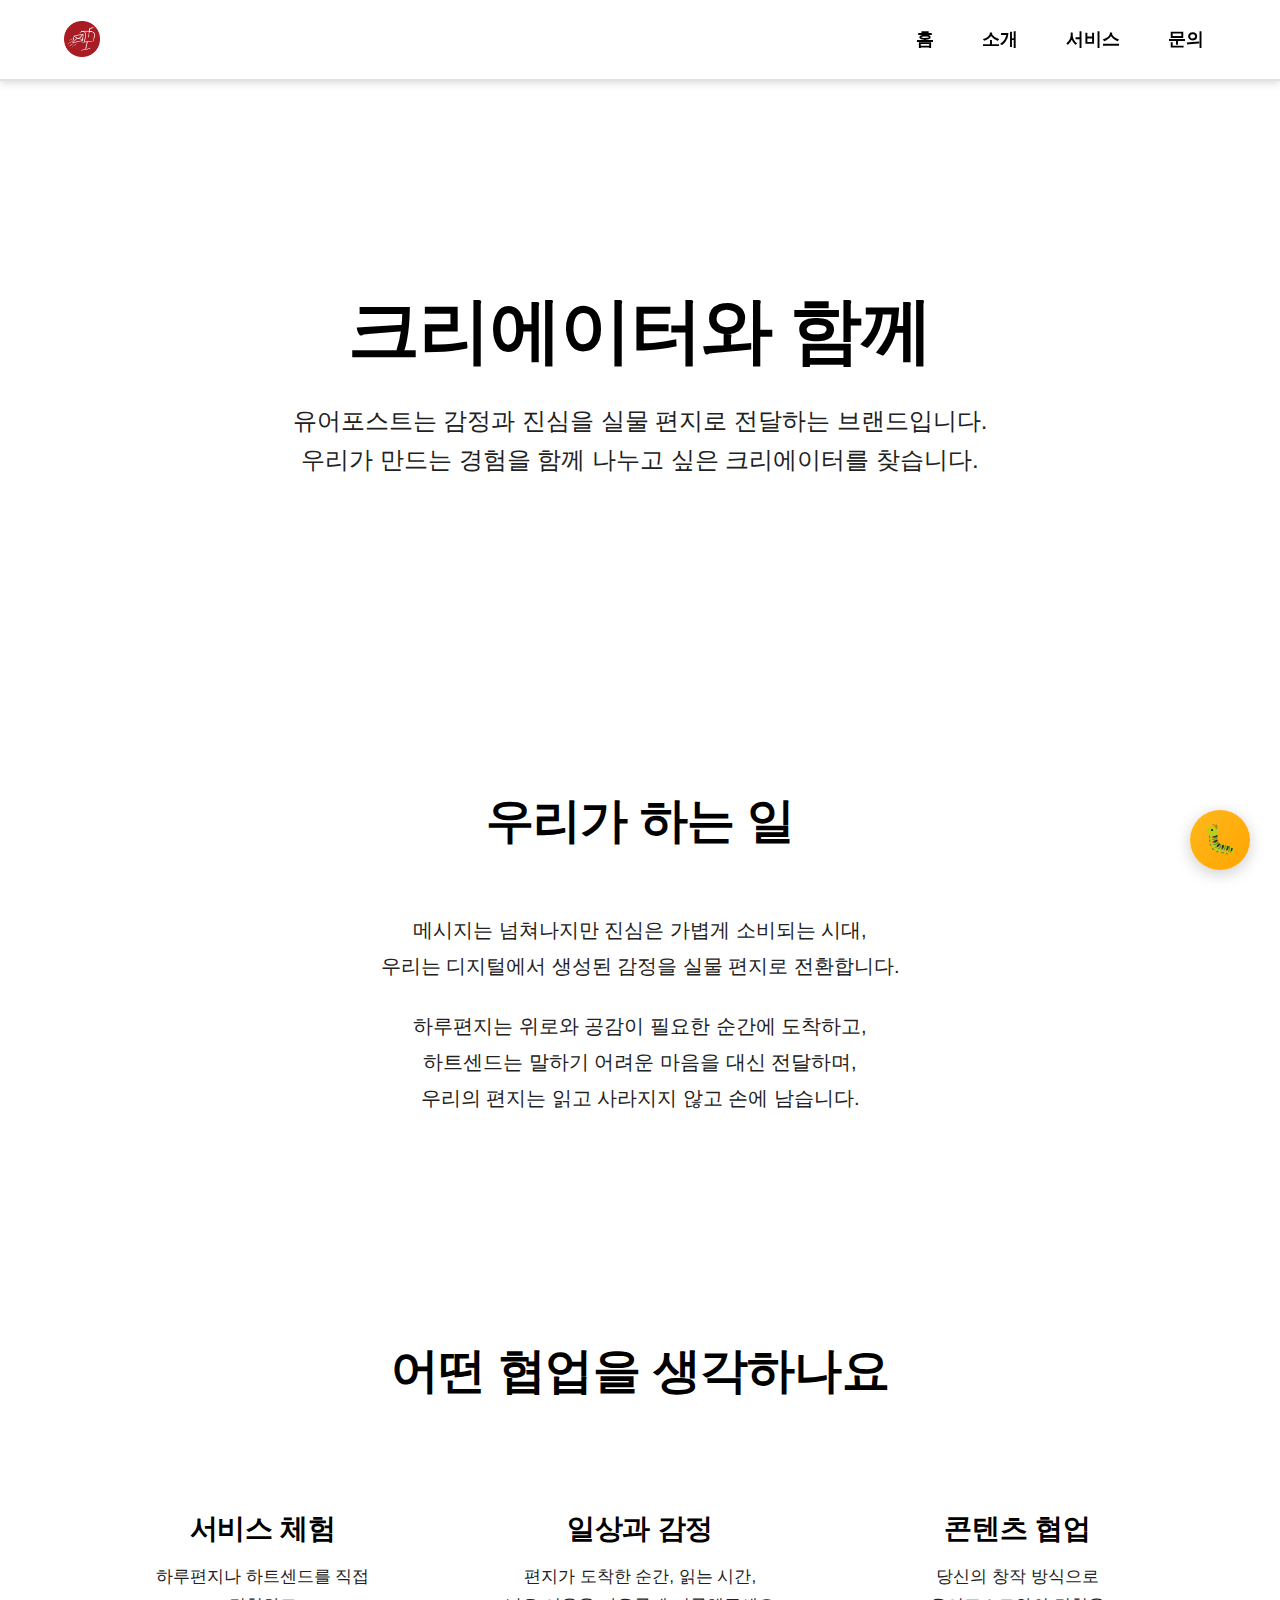
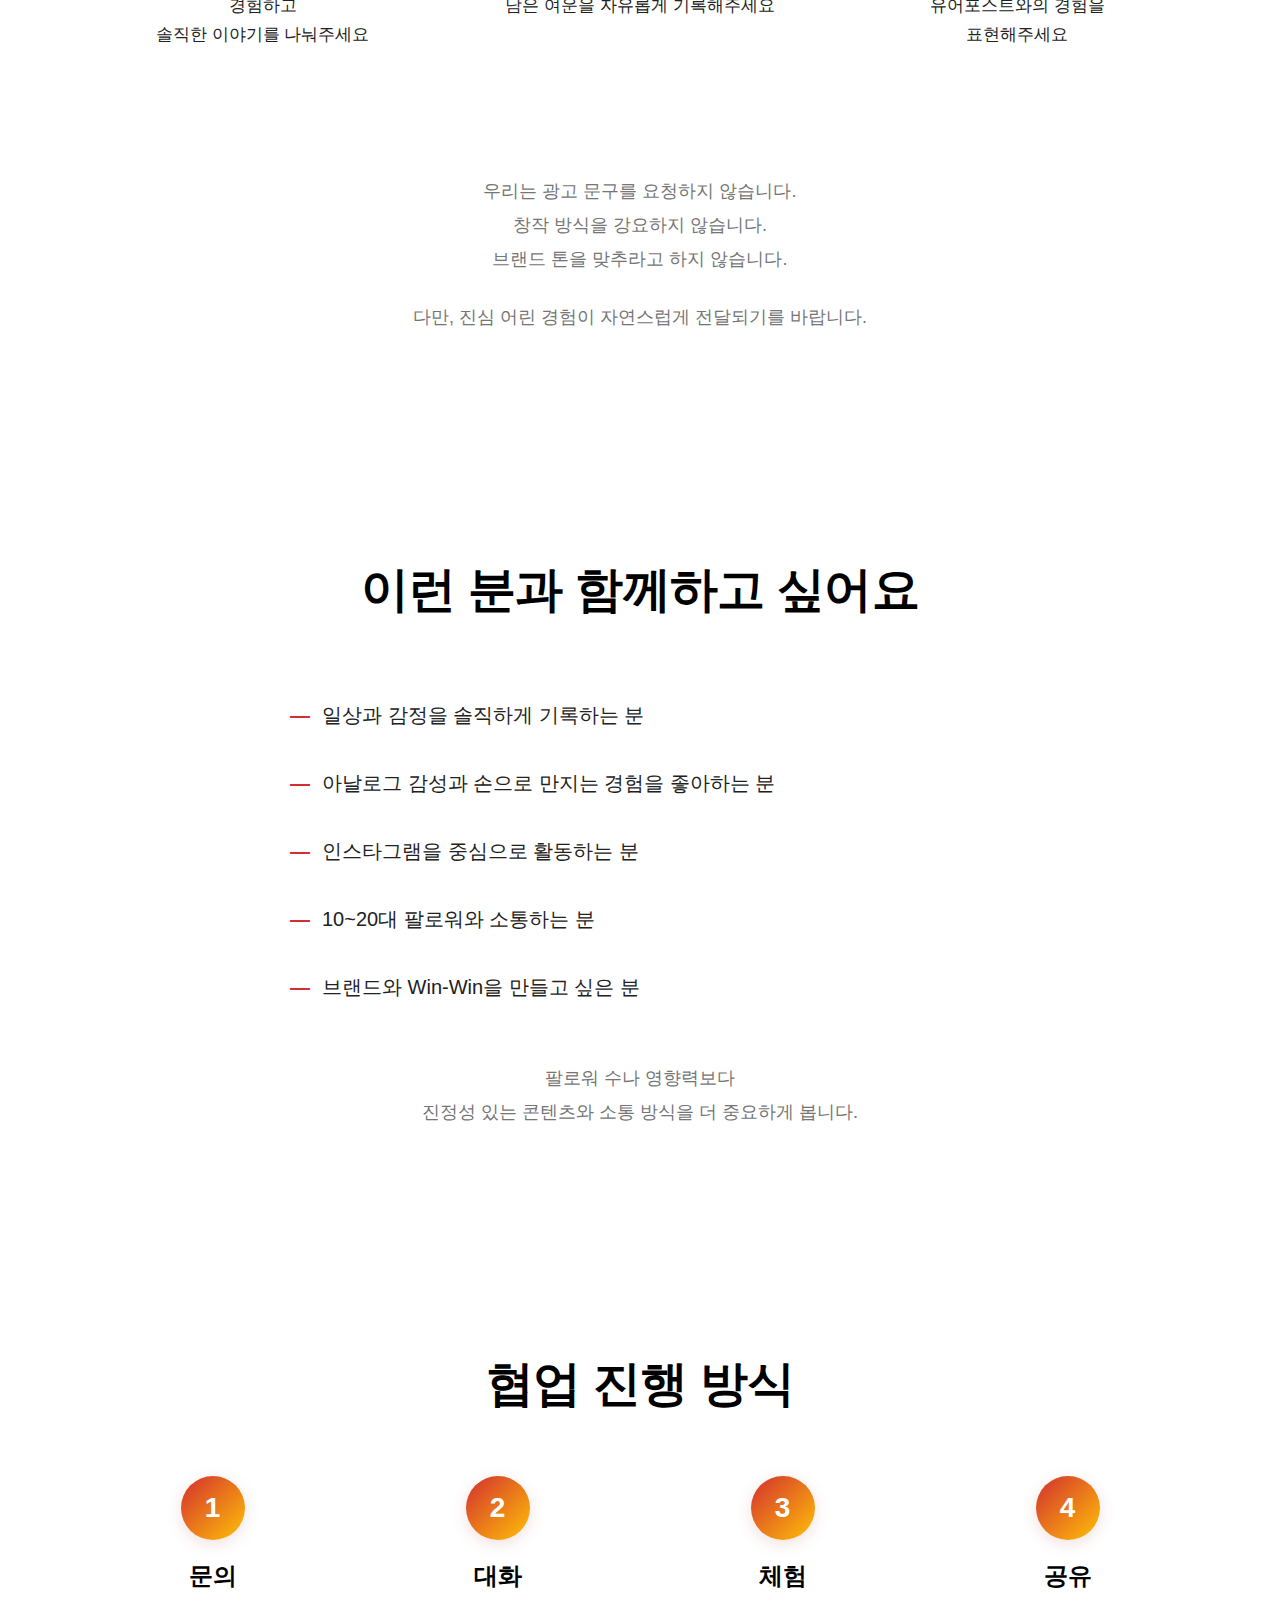
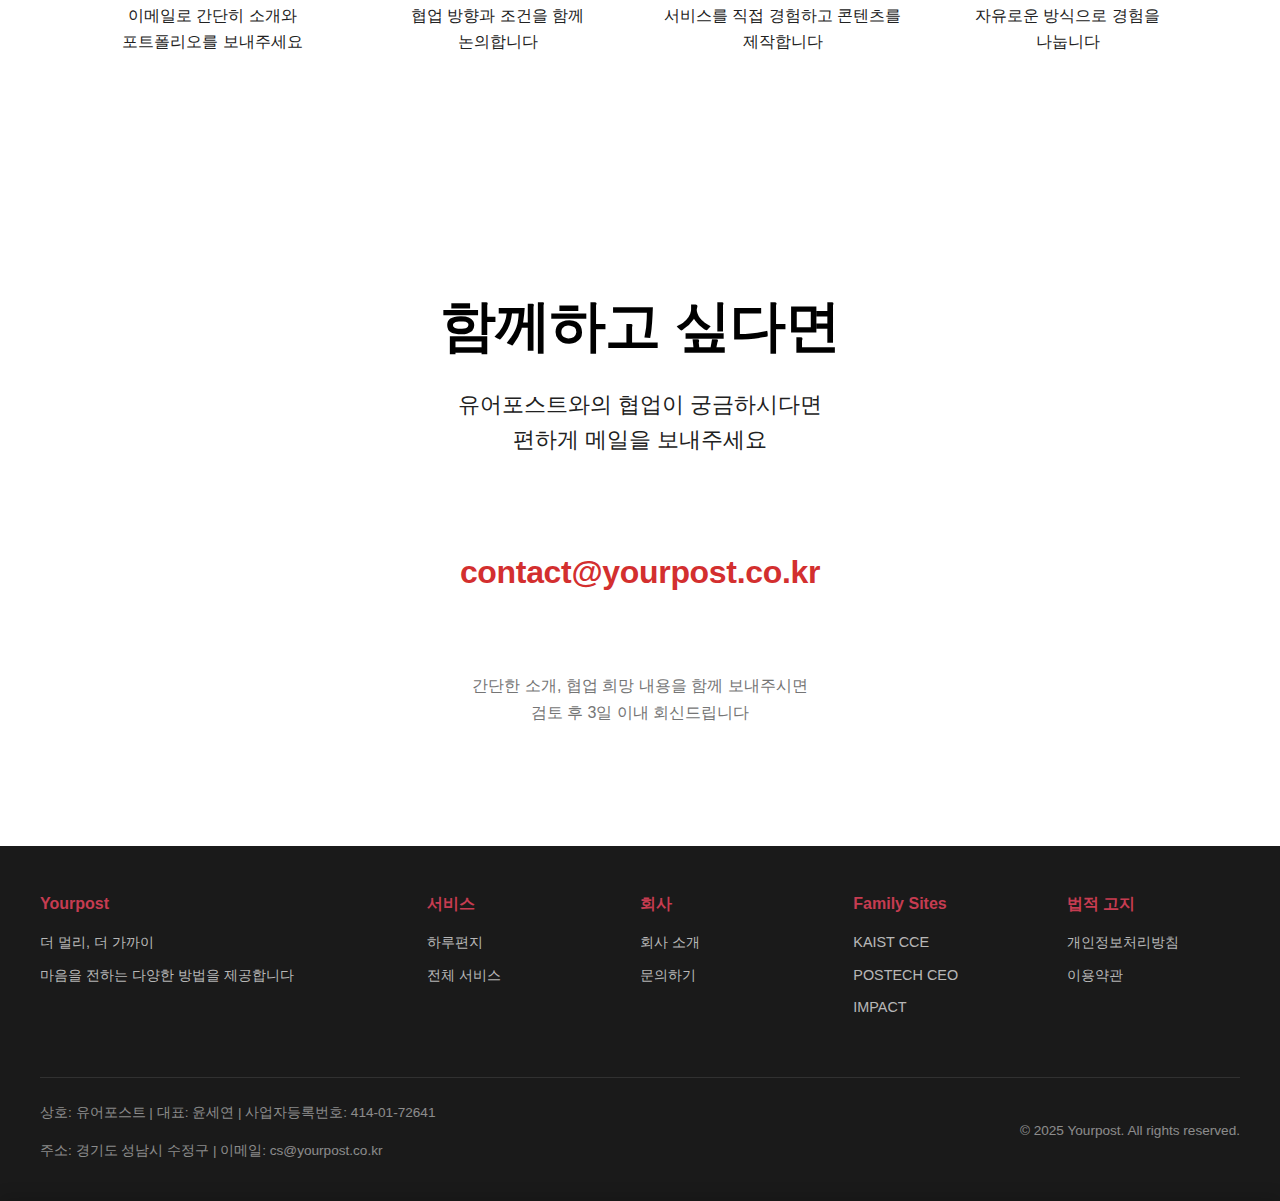
<file: collab/index.html>
<!DOCTYPE html>
<html lang="ko">

<head>
    <meta charset="UTF-8">
    <meta name="viewport" content="width=device-width, initial-scale=1.0">
    <title>크리에이터 협업 - Yourpost</title>
    <meta name="description" content="유어포스트와 함께 진심을 전하는 크리에이터를 찾습니다">
    <link rel="stylesheet" href="../styles.css">
    <link rel="stylesheet" href="../collab.css">

    <meta property="og:title" content="Yourpost | 크리에이터 협업">
    <meta property="og:description" content="감정과 진심을 편지로 전달하는 유어포스트와 함께할 크리에이터를 기다립니다">
    <meta property="og:url" content="https://yourpost.co.kr/creator">
    <meta property="og:image" content="https://yourpost.co.kr/images/official_banner.png">
</head>

<body>
    <header id="header">
        <nav>
            <a href="../" class="logo" title="유어포스트 홈으로">
                <img src="../logo.png" alt="Yourpost" class="logo-img">
            </a>
            <ul class="nav-links" id="navLinks">
                <li><a href="../">홈</a></li>
                <li><a href="../#about">소개</a></li>
                <li><a href="../#services">서비스</a></li>
                <li><a href="../#contact">문의</a></li>
            </ul>
            <div class="menu-toggle" id="menuToggle">
                <span></span>
                <span></span>
                <span></span>
            </div>
        </nav>
    </header>

    <main class="creator-main active">
        <!-- Hero -->
        <section class="creator-hero">
            <div class="container">
                <h1 class="hero-heading">크리에이터와 함께</h1>
                <p class="hero-lead">
                    유어포스트는 감정과 진심을 실물 편지로 전달하는 브랜드입니다.<br>
                    우리가 만드는 경험을 함께 나누고 싶은 크리에이터를 찾습니다.
                </p>
            </div>
        </section>

        <!-- 우리가 하는 일 -->
        <section class="creator-section">
            <div class="container">
                <h2 class="section-title">우리가 하는 일</h2>
                <div class="content-text">
                    <p>
                        메시지는 넘쳐나지만 진심은 가볍게 소비되는 시대,<br>
                        우리는 디지털에서 생성된 감정을 실물 편지로 전환합니다.
                    </p>
                    <p>
                        하루편지는 위로와 공감이 필요한 순간에 도착하고,<br>
                        하트센드는 말하기 어려운 마음을 대신 전달하며,<br>
                        우리의 편지는 읽고 사라지지 않고 손에 남습니다.
                    </p>
                </div>
            </div>
        </section>

        <!-- 어떤 협업을 생각하나요 -->
        <section class="creator-section bg-light">
            <div class="container">
                <h2 class="section-title">어떤 협업을 생각하나요</h2>

                <div class="collab-grid">
                    <div class="collab-card">
                        <h3>서비스 체험</h3>
                        <p>하루편지나 하트센드를 직접 경험하고<br>솔직한 이야기를 나눠주세요</p>
                    </div>

                    <div class="collab-card">
                        <h3>일상과 감정</h3>
                        <p>편지가 도착한 순간, 읽는 시간,<br>남은 여운을 자유롭게 기록해주세요</p>
                    </div>

                    <div class="collab-card">
                        <h3>콘텐츠 협업</h3>
                        <p>당신의 창작 방식으로<br>유어포스트와의 경험을 표현해주세요</p>
                    </div>
                </div>

                <div class="content-text" style="margin-top: 60px;">
                    <p class="note-text">
                        우리는 광고 문구를 요청하지 않습니다.<br>
                        창작 방식을 강요하지 않습니다.<br>
                        브랜드 톤을 맞추라고 하지 않습니다.
                    </p>
                    <p class="note-text">
                        다만, 진심 어린 경험이 자연스럽게 전달되기를 바랍니다.
                    </p>
                </div>
            </div>
        </section>

        <!-- 이런 분과 함께하고 싶어요 -->
        <section class="creator-section">
            <div class="container">
                <h2 class="section-title">이런 분과 함께하고 싶어요</h2>

                <ul class="creator-list">
                    <li>일상과 감정을 솔직하게 기록하는 분</li>
                    <li>아날로그 감성과 손으로 만지는 경험을 좋아하는 분</li>
                    <li>인스타그램을 중심으로 활동하는 분</li>
                    <li>10~20대 팔로워와 소통하는 분</li>
                    <li>브랜드와 Win-Win을 만들고 싶은 분</li>
                </ul>

                <div class="content-text" style="margin-top: 40px;">
                    <p class="note-text">
                        팔로워 수나 영향력보다<br>
                        진정성 있는 콘텐츠와 소통 방식을 더 중요하게 봅니다.
                    </p>
                </div>
            </div>
        </section>

        <!-- 협업 진행 방식 -->
        <section class="creator-section bg-light">
            <div class="container">
                <h2 class="section-title">협업 진행 방식</h2>

                <div class="process-steps">
                    <div class="process-item">
                        <div class="step-number">1</div>
                        <h3>문의</h3>
                        <p>이메일로 간단히 소개와 포트폴리오를 보내주세요</p>
                    </div>

                    <div class="process-item">
                        <div class="step-number">2</div>
                        <h3>대화</h3>
                        <p>협업 방향과 조건을 함께 논의합니다</p>
                    </div>

                    <div class="process-item">
                        <div class="step-number">3</div>
                        <h3>체험</h3>
                        <p>서비스를 직접 경험하고 콘텐츠를 제작합니다</p>
                    </div>

                    <div class="process-item">
                        <div class="step-number">4</div>
                        <h3>공유</h3>
                        <p>자유로운 방식으로 경험을 나눕니다</p>
                    </div>
                </div>
            </div>
        </section>

        <!-- Contact -->
        <section class="creator-contact">
            <div class="container">
                <h2 class="contact-heading">함께하고 싶다면</h2>
                <p class="contact-lead">
                    유어포스트와의 협업이 궁금하시다면<br>
                    편하게 메일을 보내주세요
                </p>

                <div class="contact-box">
                    <a href="mailto:contact@yourpost.co.kr" class="email-link">
                        contact@yourpost.co.kr
                    </a>
                </div>

                <p class="contact-note">
                    간단한 소개, 협업 희망 내용을 함께 보내주시면<br>
                    검토 후 3일 이내 회신드립니다
                </p>
            </div>
        </section>
    </main>

    <!-- Footer -->
    <div id="footer-container"></div>

    <script src="../footer.js"></script>
    <script src="../js/bug-banner.js"></script>

    <script>
        // 모바일 메뉴 토글
        document.getElementById('menuToggle')?.addEventListener('click', function () {
            const navLinks = document.getElementById('navLinks');
            this.classList.toggle('active');
            navLinks.classList.toggle('active');
        });

        // 스크롤 시 헤더 배경 변경
        window.addEventListener('scroll', function () {
            const header = document.getElementById('header');
            if (window.scrollY > 50) {
                header.classList.add('scrolled');
            } else {
                header.classList.remove('scrolled');
            }
        });
    </script>
</body>

</html>
</file>
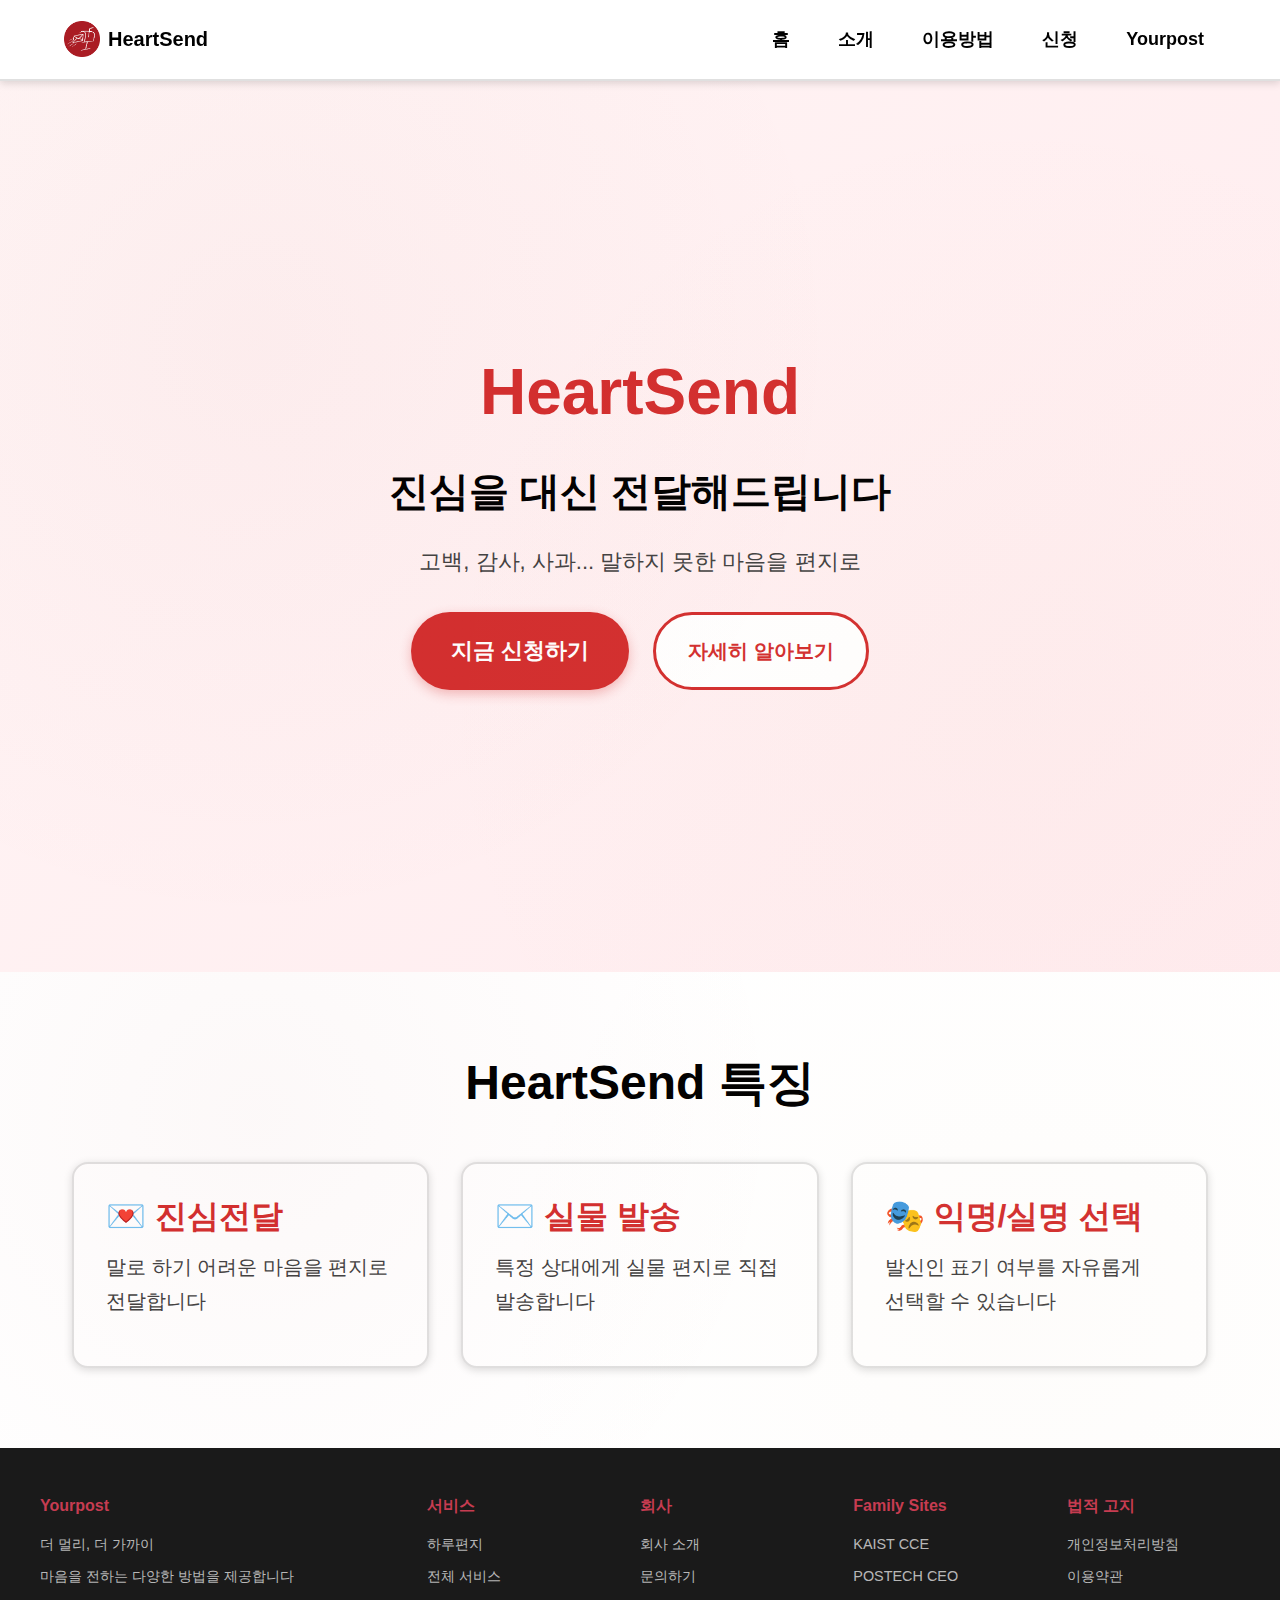
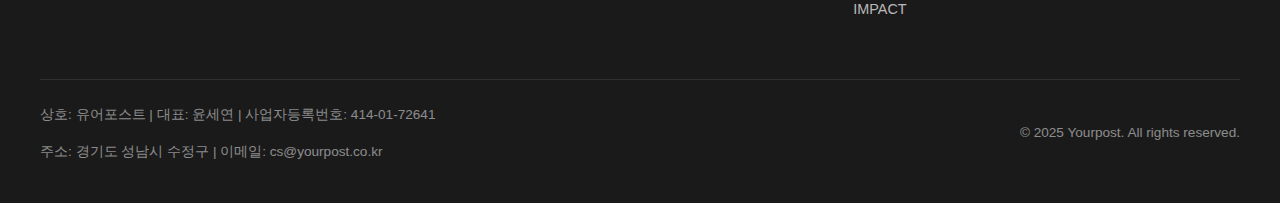
<file: heartsend/index.html>
<!DOCTYPE html>
<html lang="ko">

<head>
    <meta charset="UTF-8">
    <meta name="viewport" content="width=device-width, initial-scale=1.0">
    <title>HeartSend | Yourpost - 마음을 대신 전하는 편지 발송 서비스</title>
    <meta name="description" content="직접 쓰기 어려운 편지를 대신 제작하고 발송해드립니다. 고백, 감사, 사과 등 진심을 전하세요.">

    <!-- Open Graph -->
    <meta property="og:title" content="HeartSend | Yourpost">
    <meta property="og:description" content="마음을 대신 전하는 편지 발송 서비스">
    <meta property="og:image" content="https://yourpost.co.kr/images/heartsend_banner.png">
    <meta property="og:url" content="https://yourpost.co.kr/heartsend/">

    <!-- 전역 CSS -->
    <link rel="stylesheet" href="../styles.css">

    <!-- 페이지 전용 스타일 -->
    <style>
        /* HeartSend 커스텀 그라데이션 */
        :root {
            --heartsend-gradient: linear-gradient(135deg, #ab2e2c 0%, #D4A574 100%);
        }

        /* About Content */
        .about-content {
            max-width: 800px;
            margin: 0 auto;
            text-align: center;
        }

        .about-content p {
            font-size: var(--text-lg);
            line-height: var(--leading-relaxed);
            margin-bottom: var(--space-6);
        }

        /* Content Grid */
        .content-grid {
            display: grid;
            grid-template-columns: 1fr;
            gap: var(--space-6);
            margin-top: var(--space-12);
        }

        @media (min-width: 768px) {
            .content-grid {
                grid-template-columns: repeat(3, 1fr);
            }
        }

        .content-card {
            background: var(--bg-base);
            padding: var(--space-8);
            border-radius: var(--radius-xl);
            border: 1px solid rgba(0, 0, 0, 0.06);
            box-shadow: var(--shadow-sm);
            transition: all var(--transition-base);
            text-align: center;
        }

        .content-card:hover {
            transform: translateY(-4px);
            box-shadow: var(--shadow-lg);
            border-color: var(--primary);
        }

        .content-card h3 {
            font-size: var(--text-2xl);
            margin-bottom: var(--space-3);
            color: var(--primary);
        }

        .content-card p {
            color: var(--text-secondary);
            line-height: var(--leading-relaxed);
        }

        /* Info Grid */
        .info-grid {
            display: grid;
            grid-template-columns: repeat(2, 1fr);
            gap: var(--space-4);
            max-width: 800px;
            margin: var(--space-12) auto 0;
        }

        @media (min-width: 768px) {
            .info-grid {
                grid-template-columns: repeat(4, 1fr);
            }
        }

        .info-item {
            background: var(--bg-elevated);
            padding: var(--space-6);
            border-radius: var(--radius-lg);
            text-align: center;
        }

        .info-item h3 {
            font-size: var(--text-xs);
            font-weight: 700;
            text-transform: uppercase;
            letter-spacing: 0.1em;
            color: var(--text-light);
            margin-bottom: var(--space-2);
        }

        .info-item p {
            font-size: var(--text-xl);
            font-weight: 600;
            color: var(--text-primary);
            margin: 0;
        }

        /* Steps */
        .steps {
            display: grid;
            grid-template-columns: 1fr;
            gap: var(--space-6);
            margin-top: var(--space-12);
        }

        @media (min-width: 640px) {
            .steps {
                grid-template-columns: repeat(2, 1fr);
            }
        }

        @media (min-width: 1024px) {
            .steps {
                grid-template-columns: repeat(4, 1fr);
            }
        }

        .step {
            text-align: center;
        }

        .step-circle {
            width: 72px;
            height: 72px;
            margin: 0 auto var(--space-4);
            background: var(--heartsend-gradient);
            color: white;
            border-radius: var(--radius-lg);
            display: flex;
            align-items: center;
            justify-content: center;
            font-size: var(--text-3xl);
            font-weight: 800;
            box-shadow: var(--shadow-md);
            transition: transform var(--transition-base);
        }

        .step:hover .step-circle {
            transform: scale(1.05) rotate(-5deg);
        }

        .step h3 {
            font-size: var(--text-xl);
            margin-bottom: var(--space-2);
        }

        .step p {
            font-size: var(--text-base);
            color: var(--text-tertiary);
            line-height: var(--leading-relaxed);
        }

        /* Dark Section */
        .section-dark {
            background: linear-gradient(135deg, #1A1A1A 0%, #0A0A0A 100%);
            color: white;
        }

        .section-dark h2 {
            color: white;
        }

        .vision-items {
            max-width: 900px;
            margin: var(--space-12) auto 0;
        }

        .vision-item {
            padding: var(--space-6) 0;
            border-bottom: 1px solid rgba(255, 255, 255, 0.1);
        }

        .vision-item:last-child {
            border-bottom: none;
        }

        .vision-item p {
            font-size: var(--text-lg);
            color: rgba(255, 255, 255, 0.9);
            line-height: var(--leading-relaxed);
            margin: 0;
        }

        /* Service Prep Box */
        .service-prep {
            text-align: center;
            padding: var(--space-12);
            background: var(--bg-elevated);
            border-radius: var(--radius-2xl);
            margin: var(--space-8) auto;
            max-width: 800px;
            border: 1px solid rgba(0, 0, 0, 0.06);
            box-shadow: var(--shadow-md);
        }

        .service-prep h3 {
            font-size: var(--text-3xl);
            margin-bottom: var(--space-4);
        }

        .service-prep p {
            font-size: var(--text-lg);
            color: var(--text-secondary);
            margin-bottom: var(--space-8);
            line-height: var(--leading-relaxed);
        }

        .contact-box {
            background: var(--bg-base);
            padding: var(--space-6);
            border-radius: var(--radius-lg);
            border: 2px solid var(--primary);
            display: inline-block;
        }

        .contact-box p {
            font-size: var(--text-base);
            margin: 0;
        }

        .contact-email {
            color: var(--primary);
            font-weight: 600;
            transition: color var(--transition-fast);
        }

        .contact-email:hover {
            color: var(--primary-dark);
        }

        /* Background Patterns (2026 트렌드) */
        .bg-pattern {
            position: relative;
            overflow: hidden;
        }

        .bg-pattern::before {
            content: '';
            position: absolute;
            top: 0;
            left: 0;
            right: 0;
            bottom: 0;
            background-image:
                radial-gradient(circle at 20% 30%, rgba(171, 46, 44, 0.03) 0%, transparent 50%),
                radial-gradient(circle at 80% 70%, rgba(212, 165, 116, 0.03) 0%, transparent 50%);
            pointer-events: none;
        }
    </style>
</head>

<body>
    <!-- HEADER -->
    <header>
        <nav>
            <a href="/" class="logo">
                <img src="../logo.png" alt="HeartSend" class="logo-img">
                <span>HeartSend</span>
            </a>
            <ul class="nav-links" id="navLinks">
                <li><a href="#" onclick="showPage('home'); return false;">홈</a></li>
                <li><a href="#" onclick="showPage('about'); return false;">소개</a></li>
                <li><a href="#" onclick="showPage('howto'); return false;">이용방법</a></li>
                <li><a href="#" onclick="showPage('apply'); return false;">신청</a></li>
                <li><a href="/">Yourpost</a></li>
            </ul>
            <div class="menu-toggle" id="menuToggle">
                <span></span>
                <span></span>
                <span></span>
            </div>
        </nav>
    </header>

    <!-- HOME -->
    <main id="home" class="active">
        <section class="hero bg-pattern">
            <div class="hero-content">
                <h1 class="hero-title fade-in">HeartSend</h1>
                <p class="hero-subtitle fade-in">진심을 대신 전달해드립니다</p>
                <p class="hero-description fade-in">고백, 감사, 사과... 말하지 못한 마음을 편지로</p>
                <div class="hero-buttons fade-in">
                    <a href="#" onclick="showPage('apply'); return false;" class="btn btn-primary">지금 신청하기</a>
                    <a href="#" onclick="showPage('about'); return false;" class="btn btn-secondary">자세히 알아보기</a>
                </div>
            </div>
        </section>

        <section class="bg-pattern">
            <div class="container">
                <h2 class="section-heading">HeartSend 특징</h2>
                <div class="features-grid">
                    <div class="feature-card">
                        <h3>💌 진심전달</h3>
                        <p>말로 하기 어려운 마음을 편지로 전달합니다</p>
                    </div>
                    <div class="feature-card">
                        <h3>✉️ 실물 발송</h3>
                        <p>특정 상대에게 실물 편지로 직접 발송합니다</p>
                    </div>
                    <div class="feature-card">
                        <h3>🎭 익명/실명 선택</h3>
                        <p>발신인 표기 여부를 자유롭게 선택할 수 있습니다</p>
                    </div>
                </div>
            </div>
        </section>
    </main>

    <!-- ABOUT -->
    <main id="about">
        <section class="page-hero">
            <div class="container">
                <h1 class="page-title">HeartSend란?</h1>
                <p class="page-lead">전하고 싶지만 직접 쓰기 어려운 마음을<br>편지로 대신 전달해드리는 서비스입니다</p>
            </div>
        </section>

        <section class="bg-pattern">
            <div class="container">
                <div class="about-content">
                    <p>고백하고 싶지만 용기가 나지 않을 때, 감사의 마음을 전하고 싶지만 어색할 때,<br> 사과하고 싶지만 어떻게 표현할지 모를 때.</p>
                    <p>HeartSend는 당신의 진심을 담아 상대방에게 실물 편지로 전달해드립니다.</p>
                </div>
            </div>
        </section>

        <section style="background: var(--bg-elevated);">
            <div class="container">
                <h2 class="section-heading">이런 분들께 추천해요</h2>
                <div class="content-grid">
                    <div class="content-card">
                        <h3>💕 고백하고 싶은 분</h3>
                        <p>용기가 필요한 순간<br>편지가 함께합니다</p>
                    </div>
                    <div class="content-card">
                        <h3>🙏 감사를 전하고 싶은 분</h3>
                        <p>말로 표현하기 어려운<br>깊은 감사의 마음</p>
                    </div>
                    <div class="content-card">
                        <h3>😢 사과하고 싶은 분</h3>
                        <p>진심 어린 사과를<br>정성스럽게 전달합니다</p>
                    </div>
                </div>
            </div>
        </section>

        <section>
            <div class="container">
                <h2 class="section-heading">서비스 정보</h2>
                <div class="info-grid">
                    <div class="info-item">
                        <h3>대상</h3>
                        <p>10~30대</p>
                    </div>
                    <div class="info-item">
                        <h3>유형</h3>
                        <p>1회성 발송</p>
                    </div>
                    <div class="info-item">
                        <h3>선택 옵션</h3>
                        <p>익명/실명</p>
                    </div>
                    <div class="info-item">
                        <h3>발송 방법</h3>
                        <p>우편 배송</p>
                    </div>
                </div>
            </div>
        </section>
    </main>

    <!-- HOW TO -->
    <main id="howto">
        <section class="page-hero">
            <div class="container">
                <h1 class="page-title">이용 방법</h1>
                <p class="page-lead">간단한 4단계로 마음을 전하세요</p>
            </div>
        </section>

        <section class="bg-pattern">
            <div class="container">
                <h2 class="section-heading">진행 과정</h2>
                <div class="steps">
                    <div class="step">
                        <div class="step-circle">1</div>
                        <h3>신청</h3>
                        <p>받는 사람 정보와<br>전할 내용 입력</p>
                    </div>
                    <div class="step">
                        <div class="step-circle">2</div>
                        <h3>수정</h3>
                        <p>편지 내용 입력및<br>확인</p>
                    </div>
                    <div class="step">
                        <div class="step-circle">3</div>
                        <h3>제작</h3>
                        <p>편지 제작및 <br> 발송준비</p>
                    </div>
                    <div class="step">
                        <div class="step-circle">4</div>
                        <h3>발송</h3>
                        <p>최종 확인 후<br>우편 발송</p>
                    </div>
                </div>
            </div>
        </section>

        <section class="section-dark">
            <div class="container">
                <h2 class="section-heading">주의사항</h2>
                <div class="vision-items">
                    <div class="vision-item">
                        <p>모든 내용은 신청자 입력내용 그대로 발송됩니다</p>
                    </div>
                    <div class="vision-item">
                        <p>불법적이거나 타인에게 해를 끼치는 내용은 제작이 거부될 수 있습니다</p>
                    </div>
                    <div class="vision-item">
                        <p>발송 후 내용 변경이나 회수는 불가능합니다</p>
                    </div>
                </div>
            </div>
        </section>
    </main>

    <!-- APPLY -->
    <main id="apply">
        <section class="page-hero">
            <div class="container">
                <h1 class="page-title">HeartSend 신청</h1>
                <p class="page-lead">당신의 진심을 전해드립니다</p>
            </div>
        </section>

        <section>
            <div class="container">
                <div class="service-prep">
                    <h3>서비스 준비 중입니다</h3>
                    <p>HeartSend는 현재 서비스 준비 중입니다.<br>문의 사항이 있으시다면 아래 이메일로 문의해주세요.</p>
                    <div class="contact-box">
                        <p><strong>문의:</strong> <a href="mailto:heartsend@yourpost.co.kr"
                                class="contact-email">heartsend@yourpost.co.kr</a></p>
                    </div>
                </div>
            </div>
        </section>

        <section style="background: var(--bg-elevated);">
            <div class="container">
                <h2 class="section-heading">서비스 특징</h2>
                <div class="features-grid">
                    <div class="feature-card">
                        <h3>✍️ 실물 제작</h3>
                        <p>편지로 전하는<br>진심어린 마음</p>
                    </div>
                    <div class="feature-card">
                        <h3>🔒 비밀 보장</h3>
                        <p>모든 정보는<br>철저히 보호됩니다</p>
                    </div>
                    <div class="feature-card">
                        <h3>📬 확실한 전달</h3>
                        <p>우편으로<br>안전하게 배송</p>
                    </div>
                </div>
            </div>
        </section>
    </main>

    <!-- FOOTER -->
    <div id="footer-container"></div>

    <!-- 전역 스크립트 -->
    <script src="../script.js"></script>
    <script src="../footer.js"></script>
</body>

</html>
</file>
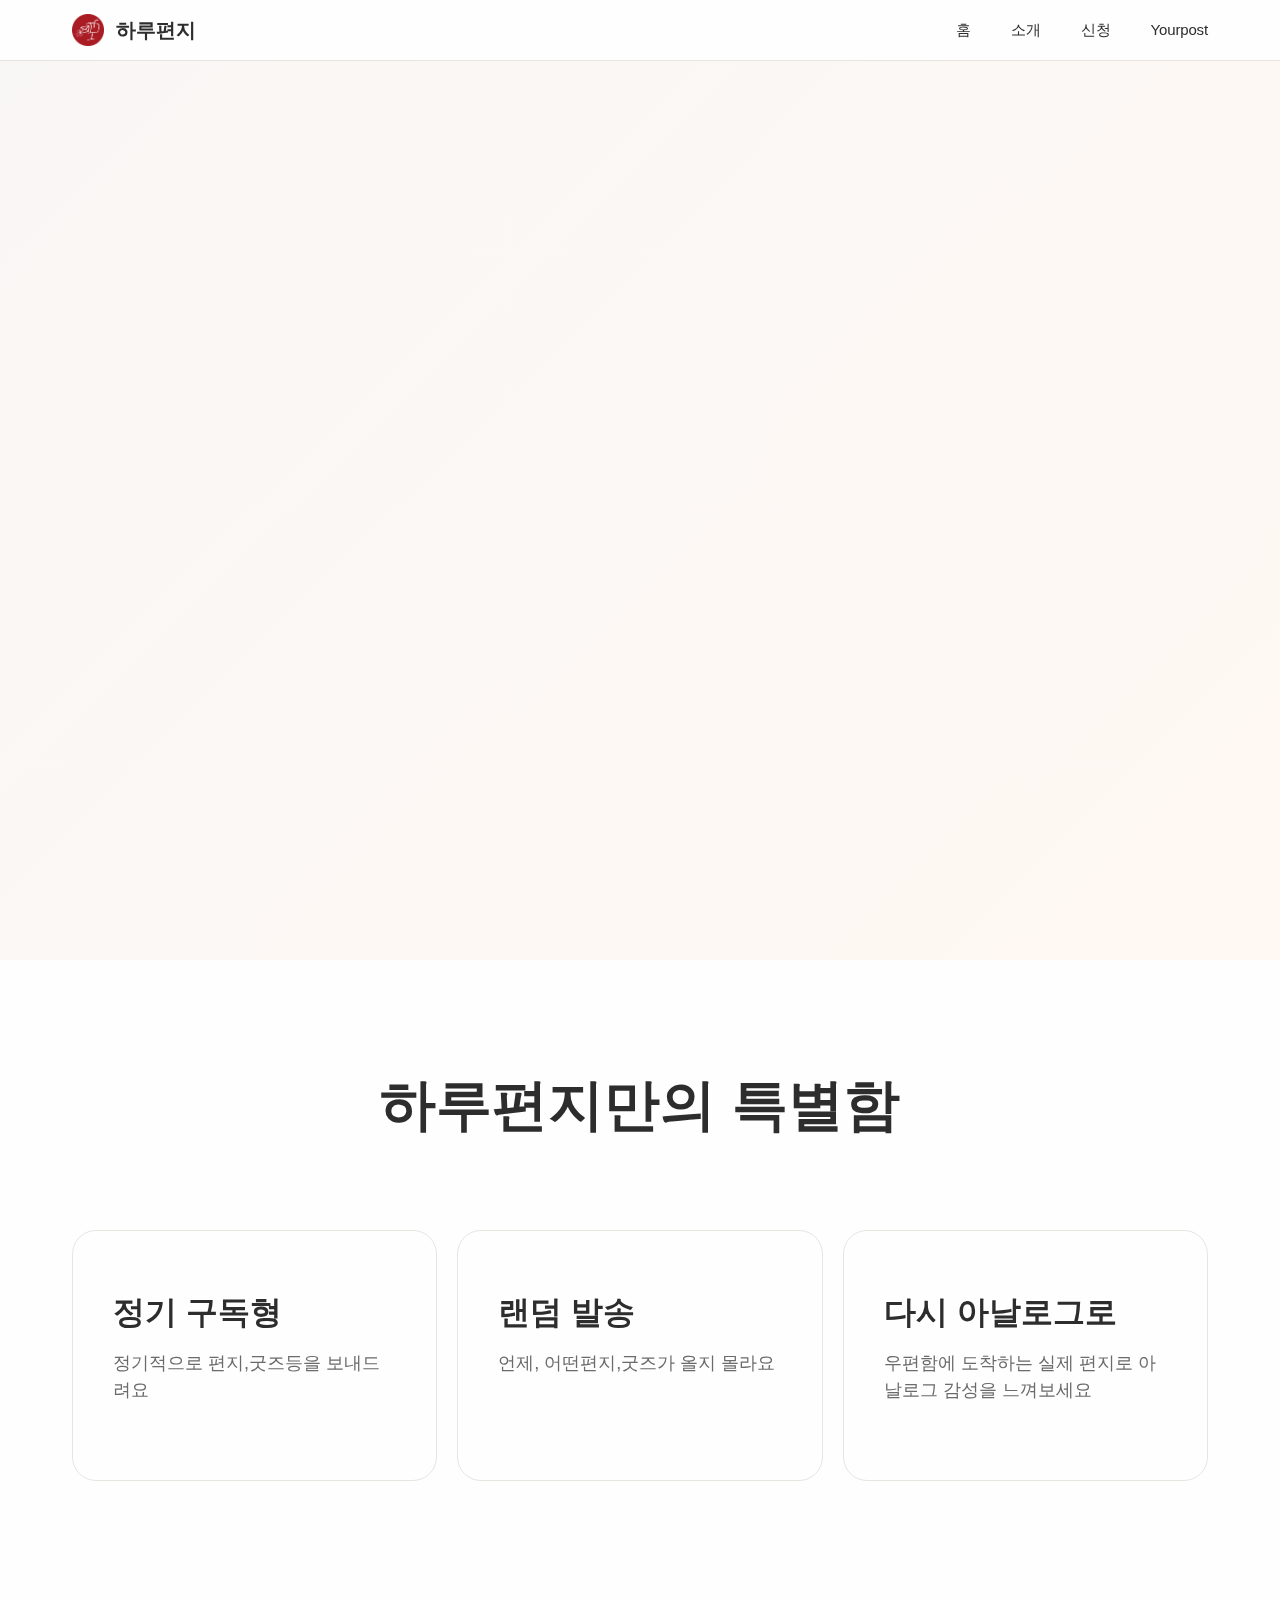
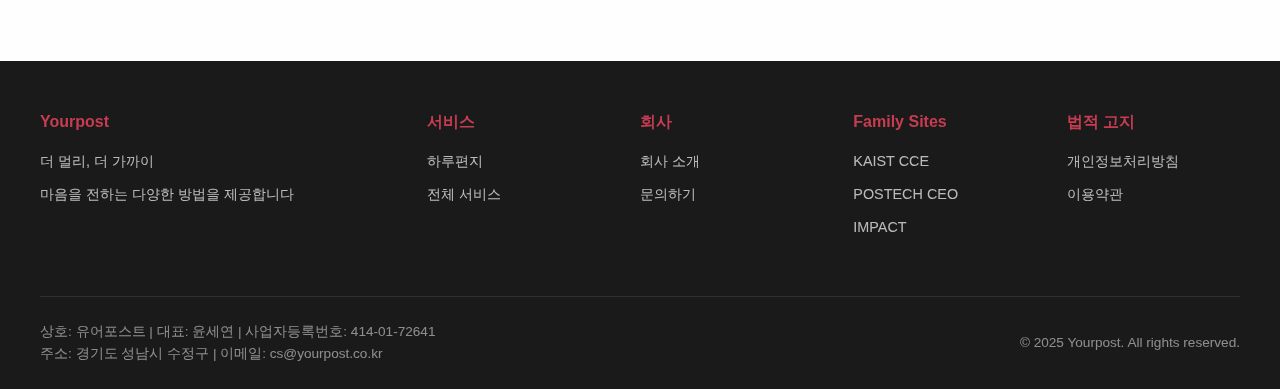
<file: ondaypost/index.html>
<!DOCTYPE html>
<html lang="ko">
<head>
    <meta charset="UTF-8">
    <meta name="viewport" content="width=device-width, initial-scale=1.0">
    <title>하루편지 - 매일의 작은 위로</title>
    <meta name="description" content="개인 맞춤형 편지 구독 서비스 - 하루편지">
    <link rel="stylesheet" href="stylesheet.css">
</head>
<body>
    <!-- HEADER -->
    <header id="header">
        <nav>
            <a href="#" class="logo" onclick="showPage('home')">
                <img src="../logo.png" alt="하루편지" class="logo-img">
                <span>하루편지</span>
            </a>
            <ul class="nav-links" id="navLinks">
                <li><a href="#" onclick="showPage('home')">홈</a></li>
                <li><a href="#" onclick="showPage('about')">소개</a></li>
                <li><a href="#" onclick="showPage('apply')">신청</a></li>
                <li><a href="../" target="_self">Yourpost</a></li>
            </ul>
            <div class="menu-toggle" id="menuToggle">
                <span></span>
                <span></span>
                <span></span>
            </div>
        </nav>
    </header>

    <!-- HOME PAGE -->
    <main id="home" class="active">
        <section class="hero">
            <div class="hero-content">
                <h1 class="hero-title fade-in">하루편지</h1>
                <p class="hero-subtitle fade-in">매달 도착하는 당신만을 위한 편지</p>
                <p class="hero-description fade-in">디지털 시대, 아날로그 감성으로 진심을 전합니다</p>
                <div class="hero-buttons fade-in">
                    <a href="#" onclick="showPage('apply')" class="btn btn-primary">지금 신청하기</a>
                    <a href="#" onclick="showPage('about')" class="btn btn-secondary">자세히 알아보기</a>
                </div>
            </div>
        </section>

        <section class="features">
            <div class="container">
                <h2 class="section-heading">하루편지만의 특별함</h2>
                <div class="features-grid">
                    <div class="feature-card">
                        <h3>정기 구독형</h3>
                        <p>정기적으로 편지,굿즈등을 보내드려요</p>
                    </div>
                    <div class="feature-card">
                        <h3>랜덤 발송</h3>
                        <p>언제, 어떤편지,굿즈가 올지 몰라요</p>
                    </div>
                    <div class="feature-card">
                        <h3>다시 아날로그로</h3>
                        <p>우편함에 도착하는 실제 편지로 아날로그 감성을 느껴보세요</p>
                    </div>
                </div>
            </div>
        </section>
    </main>

    <!-- ABOUT PAGE -->
    <main id="about">
        <section class="page-hero">
            <div class="container">
                <h1 class="page-title">하루편지</h1>
                <p class="page-lead">바쁜 일상 속 잠시 멈추어 설 수 있는 시간<br>당신을 위한 아주 작은 선물</p>
            </div>
        </section>

        <section class="content-section">
            <div class="container">
                <div class="about-content">
                    <p>바쁜 일상 속 잠시 멈추어 설 수 있는 시간, 그리고 당신을 위한 아주 작은 선물이 되고 싶어요.</p>
                    <p>매달 도착하는 편지를 통해 작은 위로를 전해드립니다. 혼자가 아니라는 것을 느껴보세요.</p>
                </div>
            </div>
        </section>

        <section class="who-section">
            <div class="container">
                <h2 class="section-heading">이런 분들께 추천해요</h2>
                <div class="who-grid">
                    <div class="who-card">
                        <h3>위로가 필요할 때</h3>
                        <p>우울하거나 외로운 순간, 작은 위로가 필요하신 분</p>
                    </div>
                    <div class="who-card">
                        <h3>혼자만의 시간이 많을 때</h3>
                        <p>대인관계가 어렵거나 혼자만의 시간이 많으신 분</p>
                    </div>
                    <div class="who-card">
                        <h3>감성적인 경험을 원할 때</h3>
                        <p>아날로그 감성과 진심 어린 메시지를 좋아하시는 분</p>
                    </div>
                </div>
            </div>
        </section>

        <section class="process-section">
            <div class="container">
                <h2 class="section-heading">이렇게 진행돼요</h2>
                <div class="steps">
                    <div class="step">
                        <div class="step-circle">1</div>
                        <h3>신청</h3>
                        <p>간단한 정보 입력</p>
                    </div>
                    <div class="step">
                        <div class="step-circle">2</div>
                        <h3>입금확인</h3>
                        <p>24시간내 입금</p>
                    </div>
                    <div class="step">
                        <div class="step-circle">3</div>
                        <h3>제작</h3>
                        <p>편지작성,발송</p>
                    </div>
                    <div class="step">
                        <div class="step-circle">4</div>
                        <h3>발송</h3>
                        <p>우편 배송</p>
                    </div>
                    <!-- <div class="step">
                        <div class="step-circle">5</div>
                        <h3>도착</h3>
                        <p>1003error</p>
                    </div> -->
                </div>
            </div>
        </section>
    </main>

    <!-- APPLY PAGE -->
    <main id="apply">
        <section class="page-hero">
            <div class="container">
                <h1 class="page-title">하루편지 신청</h1>
                <p class="page-lead">베타 테스터에게는 특별한 혜택을 드려요!</p>
            </div>
        </section>

        <section class="form-section">
            <div class="container">
                <div class="form-wrapper">
                    <iframe data-tally-src="https://tally.so/embed/xXxqoG?alignLeft=1&hideTitle=1&transparentBackground=1&dynamicHeight=1" loading="lazy" width="100%" height="706" frameborder="0" marginheight="0" marginwidth="0" title="하루편지 신청"></iframe>
                </div>
            </div>
        </section>

        <section class="benefits-section">
            <div class="container">
                <h2 class="section-heading">베타 테스터 혜택</h2>
                <div class="benefits-grid">
                    <div class="benefit-card">
                        <h3>체험가 할인</h3>
                        <p>정식 오픈 전 할인받고 먼저 체험해보세요</p>
                    </div>
                    <div class="benefit-card">
                        <h3>특별 할인</h3>
                        <p>정식 구독 시 특별 할인 혜택을 드려요</p>
                    </div>
                    <div class="benefit-card">
                        <h3>개선 참여</h3>
                        <p>서비스 개선 과정에 직접 참여하세요</p>
                    </div>
                </div>
            </div>
        </section>
    </main>

    <!-- FOOTER -->
    <div id="footer-container"></div>

    <!-- SCRIPTS -->
    <script src="../script.js"></script>
    <script src="../footer.js"></script>

    <script>
        function showPage(pageId) {
            const pages = document.querySelectorAll('main');
            pages.forEach(p => p.classList.remove('active'));
            
            const target = document.getElementById(pageId);
            if (target) {
                target.classList.add('active');
                window.scrollTo(0, 0);
            }
            
            const menu = document.getElementById('navLinks');
            const toggle = document.getElementById('menuToggle');
            if (menu) menu.classList.remove('active');
            if (toggle) toggle.classList.remove('active');
        }

        // 모바일 메뉴 토글
        document.getElementById('menuToggle')?.addEventListener('click', function() {
            const navLinks = document.getElementById('navLinks');
            this.classList.toggle('active');
            navLinks.classList.toggle('active');
        });

        // 스크롤 시 헤더 배경 변경
        window.addEventListener('scroll', function() {
            const header = document.getElementById('header');
            if (window.scrollY > 50) {
                header.classList.add('scrolled');
            } else {
                header.classList.remove('scrolled');
            }
        });

        // Tally 폼 스크립트
        var d=document,w="https://tally.so/widgets/embed.js",v=function(){"undefined"!=typeof Tally?Tally.loadEmbeds():d.querySelectorAll("iframe[data-tally-src]:not([src])").forEach((function(e){e.src=e.dataset.tallySrc}))};if("undefined"!=typeof Tally)v();else if(d.querySelector('script[src="'+w+'"]')==null){var s=d.createElement("script");s.src=w,s.onload=v,s.onerror=v,d.body.appendChild(s);}
    </script>
    
</body>
</html>
</file>
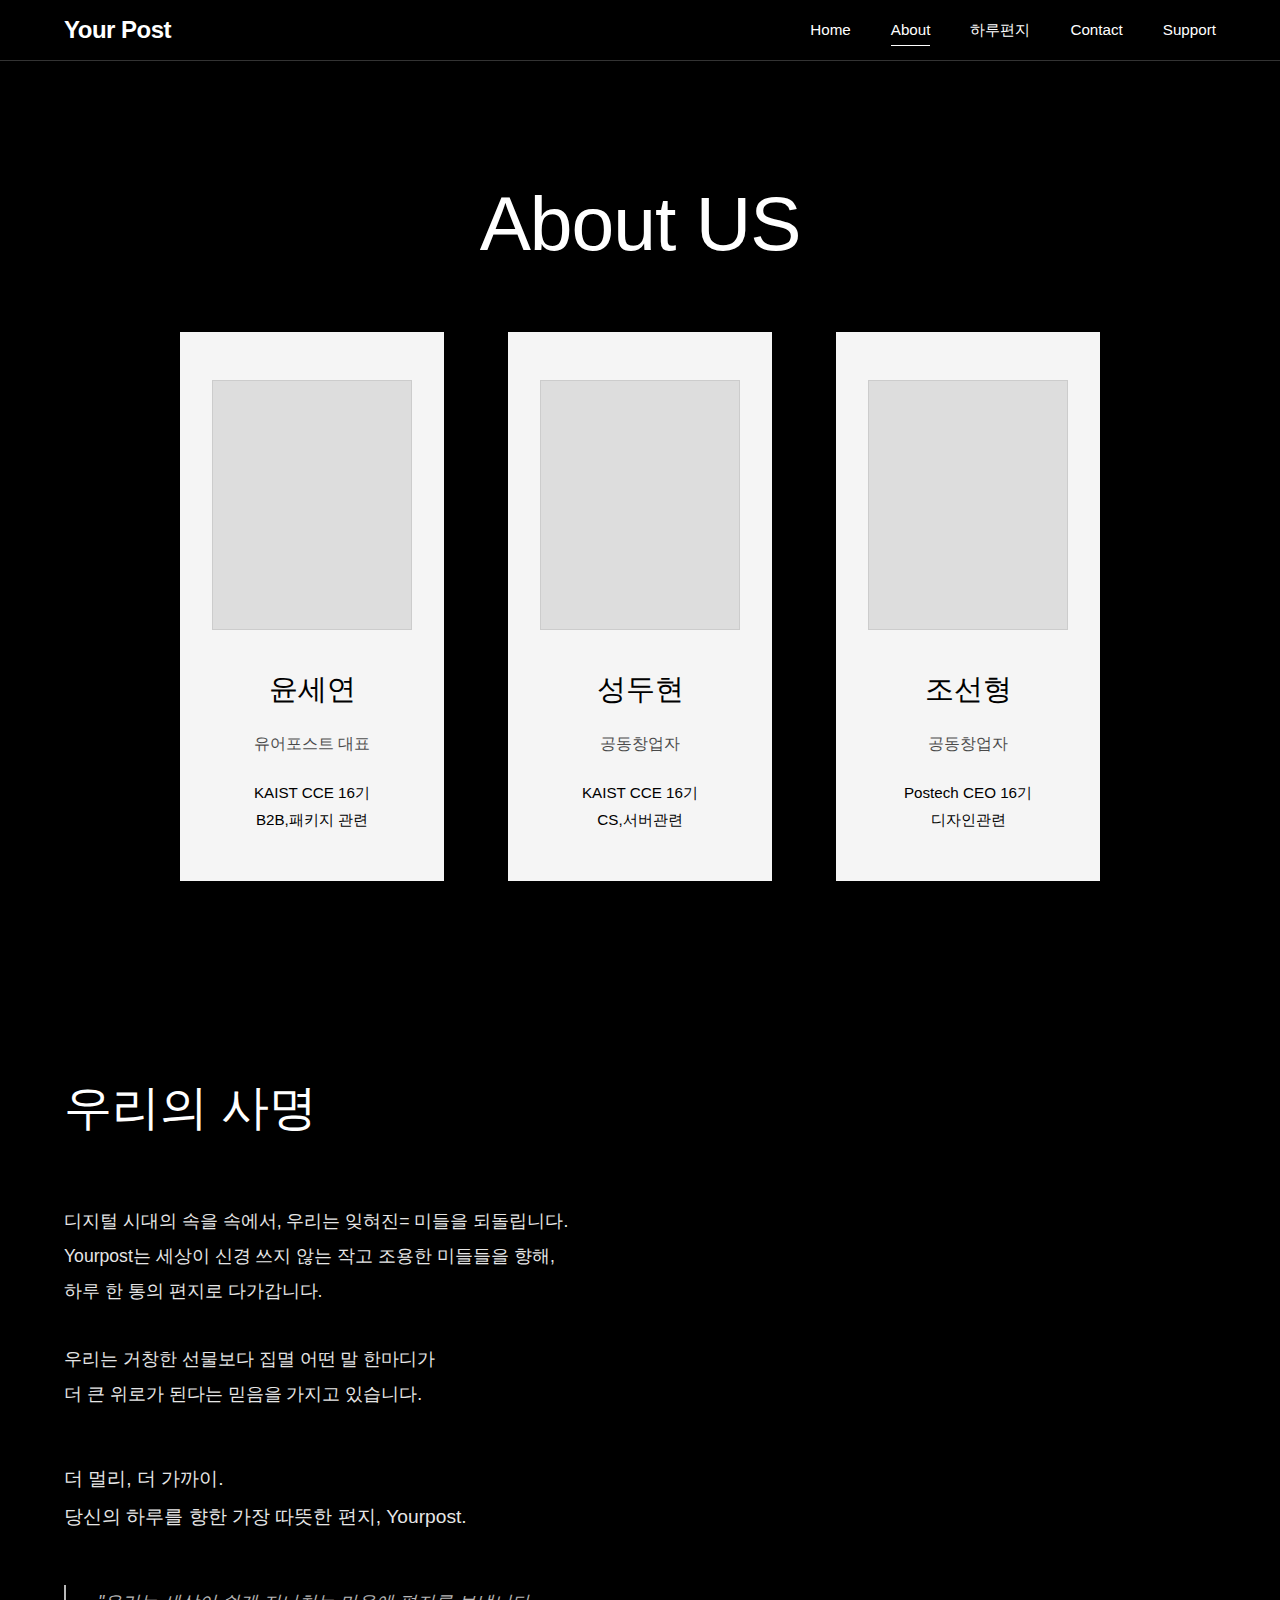
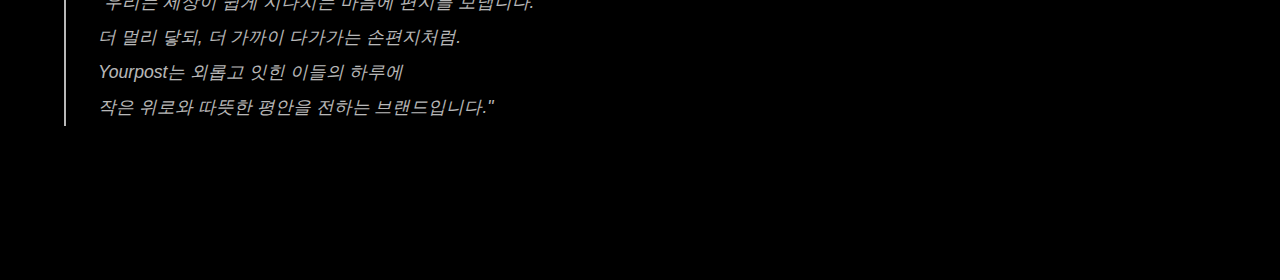
<file: about.html>
<!DOCTYPE html>
<html lang="ko">
<head>
    <meta charset="UTF-8">
    <meta name="viewport" content="width=device-width, initial-scale=1.0">
    <title>About - Your Post</title>
    <meta name="description" content="Your Post 소개">
    
    <style>
        * {
            margin: 0;
            padding: 0;
            box-sizing: border-box;
        }

        body {
            font-family: 'Pretendard', -apple-system, BlinkMacSystemFont, 'Segoe UI', 'Roboto', sans-serif;
            -webkit-font-smoothing: antialiased;
            -moz-osx-font-smoothing: grayscale;
            background-color: #000;
            color: #fff;
            overflow-x: hidden;
        }

        a {
            color: inherit;
            text-decoration: none;
        }

        ul {
            list-style: none;
        }

        button {
            cursor: pointer;
            border: none;
            background: none;
            color: inherit;
            font-family: inherit;
        }

        /* Navigation */
        .navigation {
            position: fixed;
            top: 0;
            left: 0;
            right: 0;
            background-color: #000;
            border-bottom: 1px solid #333;
            z-index: 1000;
            padding: 1rem 0;
        }

        .nav-container {
            max-width: 100%;
            margin: 0 auto;
            padding: 0 4rem;
            display: flex;
            justify-content: space-between;
            align-items: center;
        }

        .nav-logo {
            display: flex;
            align-items: center;
        }

        .logo-text {
            font-size: 1.5rem;
            font-weight: 600;
            letter-spacing: -0.5px;
        }

        .nav-toggle {
            display: none;
            width: 30px;
            height: 30px;
            cursor: pointer;
            z-index: 1001;
        }

        .hamburger {
            display: block;
            position: relative;
            width: 100%;
            height: 100%;
        }

        .hamburger span {
            display: block;
            position: absolute;
            height: 2px;
            width: 100%;
            background: #fff;
            border-radius: 2px;
            opacity: 1;
            left: 0;
            transform: rotate(0deg);
            transition: 0.25s ease-in-out;
        }

        .hamburger span:nth-child(1) { top: 6px; }
        .hamburger span:nth-child(2) { top: 14px; }
        .hamburger span:nth-child(3) { top: 22px; }

        .hamburger.open span:nth-child(1) {
            top: 14px;
            transform: rotate(135deg);
        }

        .hamburger.open span:nth-child(2) {
            opacity: 0;
            left: -60px;
        }

        .hamburger.open span:nth-child(3) {
            top: 14px;
            transform: rotate(-135deg);
        }

        .nav-menu {
            display: flex;
            gap: 2.5rem;
            align-items: center;
        }

        .nav-link {
            position: relative;
            font-size: 0.95rem;
            font-weight: 400;
            transition: color 0.3s ease;
            padding: 0.5rem 0;
        }

        .nav-link:hover {
            color: #aaa;
        }

        .nav-link.active {
            color: #fff;
            font-weight: 500;
        }

        .nav-link.active::after {
            content: '';
            position: absolute;
            bottom: 0;
            left: 0;
            right: 0;
            height: 1px;
            background-color: #fff;
        }

        /* Main Content */
        .main-content {
            padding-top: 80px;
            min-height: 100vh;
        }

        /* About Hero */
        .about-hero {
            min-height: 100vh;
            display: flex;
            align-items: center;
            justify-content: center;
            padding: 4rem;
            text-align: center;
        }

        .page-title {
            font-size: clamp(3rem, 6vw, 5rem);
            font-weight: 300;
            margin-bottom: 4rem;
            letter-spacing: -1px;
        }

        /* Team Grid */
        .team-grid {
            display: grid;
            grid-template-columns: repeat(3, 1fr);
            gap: 4rem;
            max-width: 1400px;
            margin: 0 auto;
        }

        .team-member {
            background-color: #f5f5f5;
            padding: 3rem 2rem;
            display: flex;
            flex-direction: column;
            align-items: center;
            gap: 1.5rem;
        }

        .member-photo {
            width: 200px;
            height: 250px;
            background-color: #ddd;
            border: 1px solid #ccc;
        }

        .member-name {
            font-size: 1.8rem;
            font-weight: 400;
            color: #000;
            margin-top: 1rem;
        }

        .member-role {
            font-size: 1rem;
            color: #000;
            opacity: 0.7;
        }

        .member-details {
            font-size: 0.95rem;
            line-height: 1.8;
            color: #000;
            text-align: center;
        }

        /* Mission Section */
        .mission-section {
            min-height: 100vh;
            padding: 6rem 4rem;
            display: flex;
            align-items: flex-start;
            justify-content: flex-start;
        }

        .mission-content {
            max-width: 900px;
        }

        .mission-title {
            font-size: clamp(2rem, 4vw, 3rem);
            font-weight: 300;
            margin-bottom: 4rem;
        }

        .mission-text {
            font-size: 1.1rem;
            line-height: 2;
            font-weight: 300;
            opacity: 0.9;
        }

        .mission-text p {
            margin-bottom: 2rem;
        }

        .mission-highlight {
            font-weight: 500;
            font-size: 1.2rem;
            margin: 3rem 0;
        }

        .mission-quote {
            font-style: italic;
            opacity: 0.8;
            padding-left: 2rem;
            border-left: 2px solid #fff;
            margin: 3rem 0;
        }

        /* Mobile Styles */
        @media (max-width: 768px) {
            .nav-container {
                padding: 0 1.5rem;
            }

            .logo-text {
                font-size: 1.25rem;
            }

            .nav-toggle {
                display: block;
            }

            .nav-menu {
                position: fixed;
                top: 70px;
                left: 0;
                right: 0;
                flex-direction: column;
                background-color: #000;
                border-top: 1px solid #333;
                padding: 2rem 0;
                gap: 1.5rem;
                transform: translateX(-100%);
                transition: transform 0.3s ease;
                height: calc(100vh - 70px);
            }

            .nav-menu.active {
                transform: translateX(0);
            }

            .nav-item {
                width: 100%;
                text-align: center;
            }

            .nav-link {
                font-size: 1.1rem;
                display: block;
                padding: 1rem;
            }

            .main-content {
                padding-top: 70px;
            }

            .about-hero {
                padding: 3rem 1.5rem;
            }

            .team-grid {
                grid-template-columns: 1fr;
                gap: 2rem;
            }

            .mission-section {
                padding: 4rem 1.5rem;
            }
        }
    </style>
</head>
<body>
    <!-- Navigation -->
    <nav class="navigation">
        <div class="nav-container">
            <a href="index.html" class="nav-logo">
                <span class="logo-text">Your Post</span>
            </a>

            <button class="nav-toggle" id="navToggle">
                <span class="hamburger" id="hamburger">
                    <span></span>
                    <span></span>
                    <span></span>
                </span>
            </button>

            <ul class="nav-menu" id="navMenu">
                <li class="nav-item">
                    <a href="index.html" class="nav-link">Home</a>
                </li>
                <li class="nav-item">
                    <a href="about.html" class="nav-link active">About</a>
                </li>
                <li class="nav-item">
                    <a href="onedaypost.html" class="nav-link">하루편지</a>
                </li>
                <li class="nav-item">
                    <a href="contact.html" class="nav-link">Contact</a>
                </li>
                <li class="nav-item">
                    <a href="support.html" class="nav-link">Support</a>
                </li>
            </ul>
        </div>
    </nav>

    <!-- Main Content -->
    <main class="main-content">
        <!-- About Hero -->
        <section class="about-hero">
            <div>
                <h1 class="page-title">About US</h1>
                
                <div class="team-grid">
                    <div class="team-member">
                        <div class="member-photo"></div>
                        <h3 class="member-name">윤세연</h3>
                        <p class="member-role">유어포스트 대표</p>
                        <div class="member-details">
                            KAIST CCE 16기<br>
                            B2B,패키지 관련
                        </div>
                    </div>

                    <div class="team-member">
                        <div class="member-photo"></div>
                        <h3 class="member-name">성두현</h3>
                        <p class="member-role">공동창업자</p>
                        <div class="member-details">
                            KAIST CCE 16기<br>
                            CS,서버관련
                        </div>
                    </div>

                    <div class="team-member">
                        <div class="member-photo"></div>
                        <h3 class="member-name">조선형</h3>
                        <p class="member-role">공동창업자</p>
                        <div class="member-details">
                            Postech CEO 16기<br>
                            디자인관련
                        </div>
                    </div>
                </div>
            </div>
        </section>

        <!-- Mission Section -->
        <section class="mission-section">
            <div class="mission-content">
                <h2 class="mission-title">우리의 사명</h2>
                
                <div class="mission-text">
                    <p>
                        디지털 시대의 속을 속에서, 우리는 잊혀진= 미들을 되돌립니다.<br>
                        Yourpost는 세상이 신경 쓰지 않는 작고 조용한 미들들을 향해,<br>
                        하루 한 통의 편지로 다가갑니다.
                    </p>

                    <p>
                        우리는 거창한 선물보다 집멸 어떤 말 한마디가<br>
                        더 큰 위로가 된다는 믿음을 가지고 있습니다.
                    </p>

                    <p class="mission-highlight">
                        더 멀리, 더 가까이.<br>
                        당신의 하루를 향한 가장 따뜻한 편지, Yourpost.
                    </p>

                    <div class="mission-quote">
                        <p>
                            "우리는 세상이 쉽게 지나치는 마음에 편지를 보냅니다.<br>
                            더 멀리 닿되, 더 가까이 다가가는 손편지처럼.<br>
                            Yourpost는 외롭고 잇힌 이들의 하루에<br>
                            작은 위로와 따뜻한 평안을 전하는 브랜드입니다."
                        </p>
                    </div>
                </div>
            </div>
        </section>
    </main>

    <script>
        // Mobile Menu Toggle
        const navToggle = document.getElementById('navToggle');
        const navMenu = document.getElementById('navMenu');
        const hamburger = document.getElementById('hamburger');

        navToggle.addEventListener('click', function() {
            navMenu.classList.toggle('active');
            hamburger.classList.toggle('open');
        });

        // Close menu when clicking a link
        const navLinks = document.querySelectorAll('.nav-link');
        navLinks.forEach(link => {
            link.addEventListener('click', function() {
                navMenu.classList.remove('active');
                hamburger.classList.remove('open');
            });
        });

        // Close menu when clicking outside
        document.addEventListener('click', function(event) {
            const isClickInsideNav = navToggle.contains(event.target) || navMenu.contains(event.target);
            if (!isClickInsideNav && navMenu.classList.contains('active')) {
                navMenu.classList.remove('active');
                hamburger.classList.remove('open');
            }
        });
    </script>
</body>
</html>
</file>
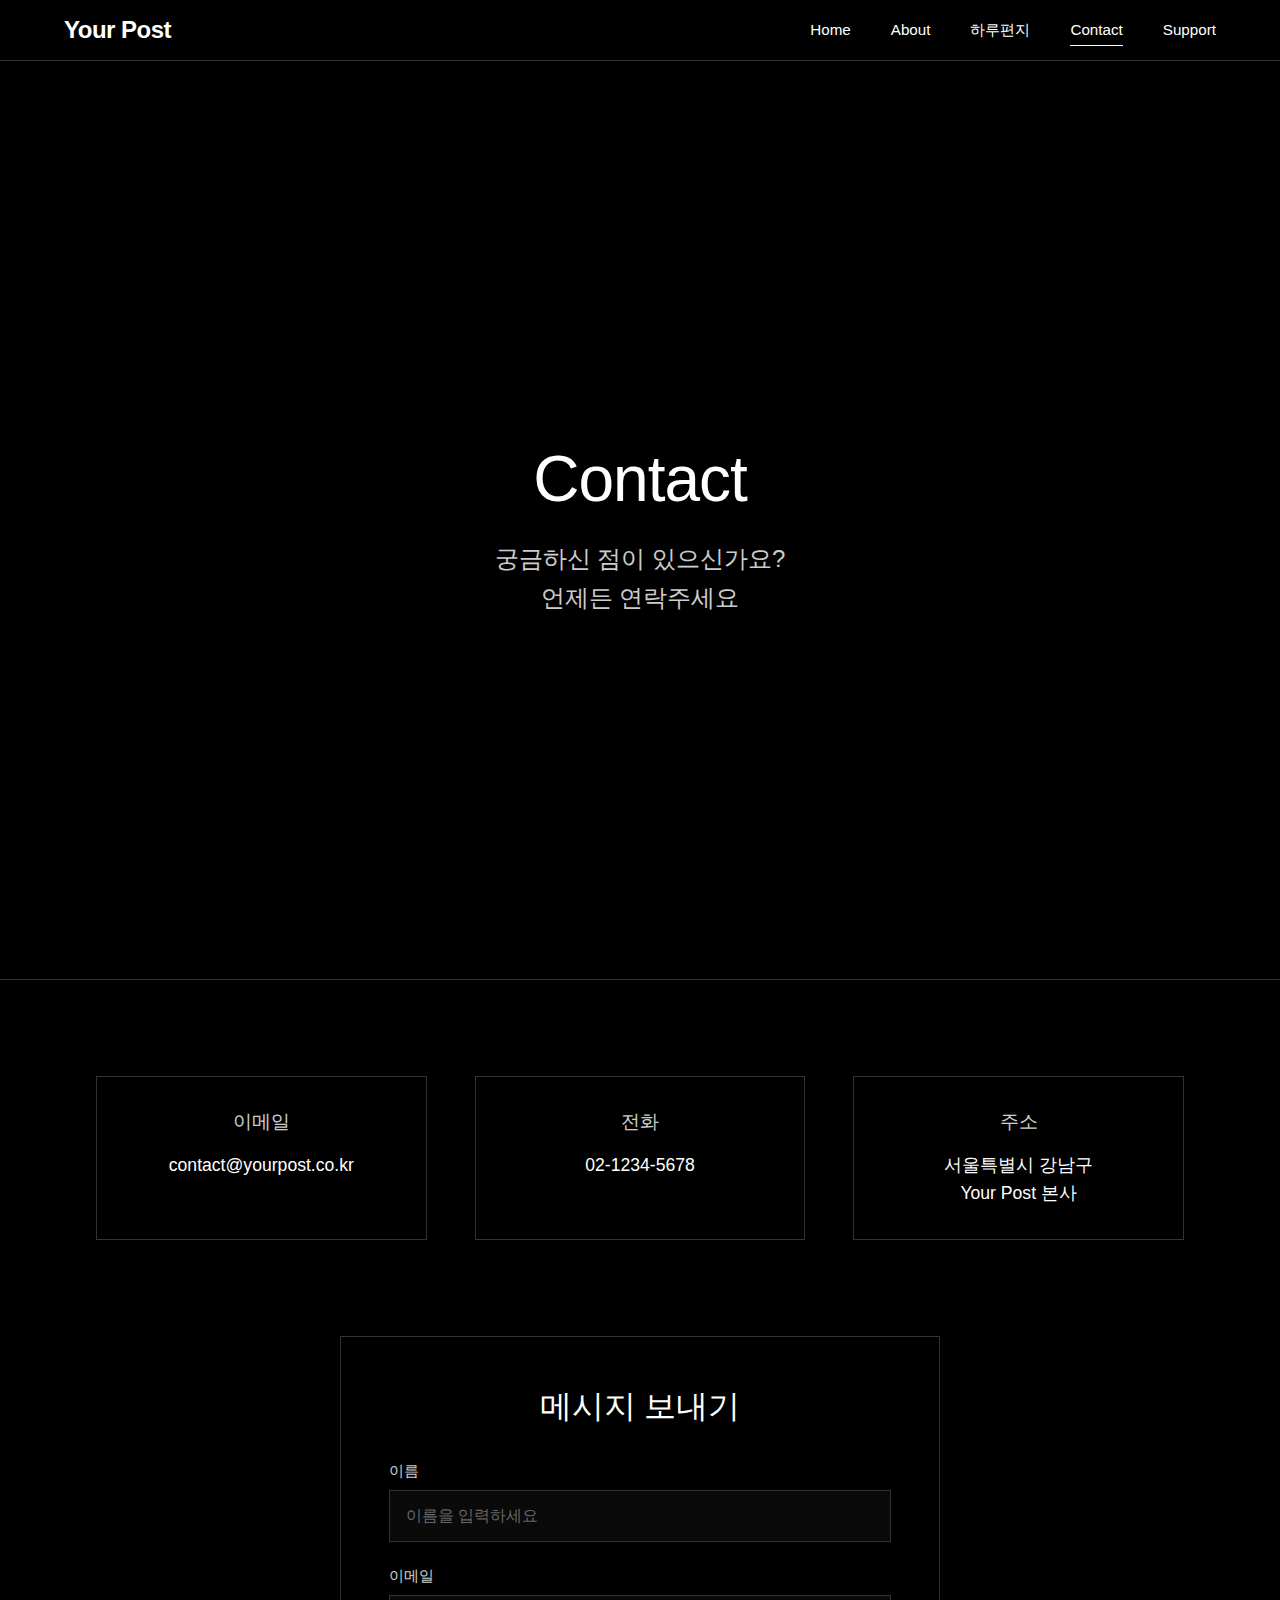
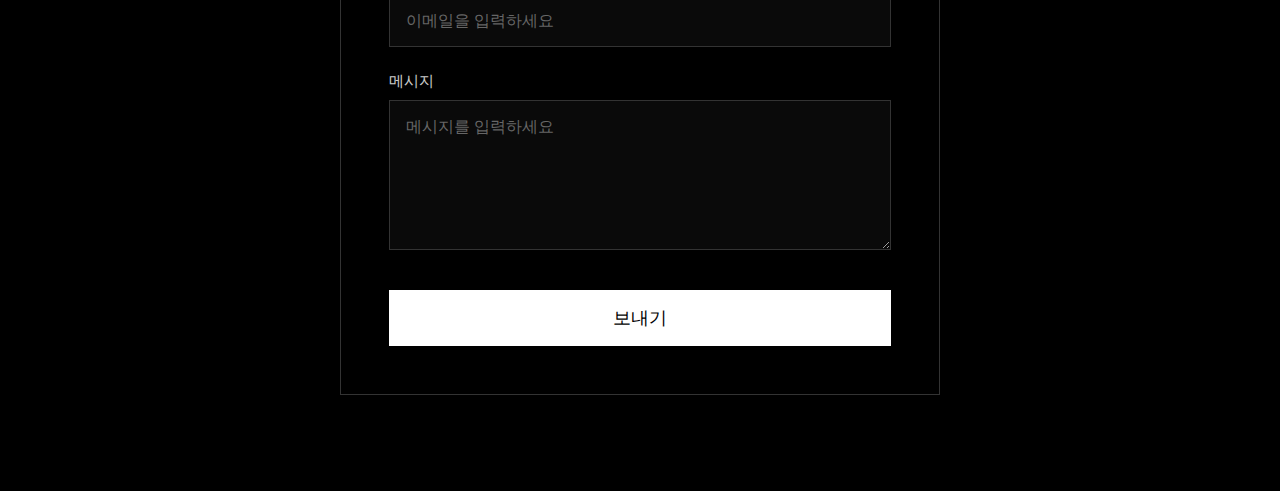
<file: contact.html>
<!DOCTYPE html>
<html lang="ko">
<head>
    <meta charset="UTF-8">
    <meta name="viewport" content="width=device-width, initial-scale=1.0">
    <title>Contact - Your Post</title>
    <meta name="description" content="Your Post 연락처 및 문의">
    
    <style>
        * {
            margin: 0;
            padding: 0;
            box-sizing: border-box;
        }

        body {
            font-family: 'Inter', -apple-system, BlinkMacSystemFont, 'Segoe UI', 'Roboto', sans-serif;
            -webkit-font-smoothing: antialiased;
            -moz-osx-font-smoothing: grayscale;
            background-color: #000;
            color: #fff;
            overflow-x: hidden;
        }

        a {
            color: inherit;
            text-decoration: none;
        }

        ul {
            list-style: none;
        }

        button {
            cursor: pointer;
            border: none;
            background: none;
            color: inherit;
            font-family: inherit;
        }

        /* Navigation */
        .navigation {
            position: fixed;
            top: 0;
            left: 0;
            right: 0;
            background-color: #000;
            border-bottom: 1px solid #333;
            z-index: 1000;
            padding: 1rem 0;
        }

        .nav-container {
            max-width: 100%;
            margin: 0 auto;
            padding: 0 4rem;
            display: flex;
            justify-content: space-between;
            align-items: center;
        }

        .nav-logo {
            display: flex;
            align-items: center;
        }

        .logo-text {
            font-size: 1.5rem;
            font-weight: 600;
            letter-spacing: -0.5px;
        }

        .nav-toggle {
            display: none;
            width: 30px;
            height: 30px;
            cursor: pointer;
            z-index: 1001;
        }

        .hamburger {
            display: block;
            position: relative;
            width: 100%;
            height: 100%;
        }

        .hamburger span {
            display: block;
            position: absolute;
            height: 2px;
            width: 100%;
            background: #fff;
            border-radius: 2px;
            opacity: 1;
            left: 0;
            transform: rotate(0deg);
            transition: 0.25s ease-in-out;
        }

        .hamburger span:nth-child(1) { top: 6px; }
        .hamburger span:nth-child(2) { top: 14px; }
        .hamburger span:nth-child(3) { top: 22px; }

        .hamburger.open span:nth-child(1) {
            top: 14px;
            transform: rotate(135deg);
        }

        .hamburger.open span:nth-child(2) {
            opacity: 0;
            left: -60px;
        }

        .hamburger.open span:nth-child(3) {
            top: 14px;
            transform: rotate(-135deg);
        }

        .nav-menu {
            display: flex;
            gap: 2.5rem;
            align-items: center;
        }

        .nav-link {
            position: relative;
            font-size: 0.95rem;
            font-weight: 400;
            transition: color 0.3s ease;
            padding: 0.5rem 0;
        }

        .nav-link:hover {
            color: #aaa;
        }

        .nav-link.active {
            color: #fff;
            font-weight: 500;
        }

        .nav-link.active::after {
            content: '';
            position: absolute;
            bottom: 0;
            left: 0;
            right: 0;
            height: 1px;
            background-color: #fff;
        }

        /* Main Content */
        .main-content {
            padding-top: 80px;
            min-height: 100vh;
        }

        /* Hero */
        .contact-hero {
            min-height: 100vh;
            display: flex;
            align-items: center;
            justify-content: center;
            padding: 4rem 2rem;
            text-align: center;
            border-bottom: 1px solid #333;
        }

        .contact-hero-content {
            max-width: 800px;
        }

        .page-title {
            font-size: clamp(2.5rem, 6vw, 4rem);
            font-weight: 300;
            margin-bottom: 1.5rem;
            letter-spacing: -1px;
        }

        .page-subtitle {
            font-size: clamp(1.1rem, 2vw, 1.5rem);
            font-weight: 300;
            opacity: 0.8;
            line-height: 1.6;
        }

        /* Content Section */
        .contact-content-section {
            min-height: 100vh;
            padding: 6rem 2rem;
            display: flex;
            align-items: center;
        }

        .content-container {
            width: 100%;
            max-width: 100%;
            margin: 0 auto;
            padding: 0 4rem;
        }

        .contact-info {
            display: grid;
            grid-template-columns: repeat(auto-fit, minmax(250px, 1fr));
            gap: 3rem;
            margin-bottom: 6rem;
        }

        .info-block {
            text-align: center;
            padding: 2rem;
            border: 1px solid #333;
            transition: all 0.3s ease;
        }

        .info-block:hover {
            border-color: #666;
            transform: translateY(-5px);
        }

        .info-title {
            font-size: 1.2rem;
            font-weight: 400;
            margin-bottom: 1rem;
            opacity: 0.8;
        }

        .info-text {
            font-size: 1.1rem;
            line-height: 1.6;
            font-weight: 300;
        }

        .contact-form-wrapper {
            max-width: 600px;
            margin: 0 auto;
            padding: 3rem;
            border: 1px solid #333;
        }

        .form-title {
            font-size: 2rem;
            font-weight: 300;
            margin-bottom: 2rem;
            text-align: center;
        }

        .contact-form {
            display: flex;
            flex-direction: column;
            gap: 1.5rem;
        }

        .form-group {
            display: flex;
            flex-direction: column;
            gap: 0.5rem;
        }

        .form-label {
            font-size: 0.95rem;
            font-weight: 400;
            opacity: 0.8;
        }

        .form-input,
        .form-textarea {
            padding: 1rem;
            background-color: #0a0a0a;
            border: 1px solid #333;
            color: #fff;
            font-size: 1rem;
            font-family: inherit;
            transition: border-color 0.3s ease;
        }

        .form-input:focus,
        .form-textarea:focus {
            outline: none;
            border-color: #666;
        }

        .form-input::placeholder,
        .form-textarea::placeholder {
            color: #666;
        }

        .form-textarea {
            resize: vertical;
            min-height: 150px;
        }

        .form-submit {
            padding: 1rem 2rem;
            font-size: 1.1rem;
            font-weight: 400;
            background-color: #fff;
            color: #000;
            border: none;
            cursor: pointer;
            transition: all 0.3s ease;
            margin-top: 1rem;
        }

        .form-submit:hover {
            background-color: #ddd;
            transform: translateY(-2px);
        }

        /* Mobile Styles */
        @media (max-width: 768px) {
            .nav-container {
                padding: 0 1.5rem;
            }

            .logo-text {
                font-size: 1.25rem;
            }

            .nav-toggle {
                display: block;
            }

            .nav-menu {
                position: fixed;
                top: 70px;
                left: 0;
                right: 0;
                flex-direction: column;
                background-color: #000;
                border-top: 1px solid #333;
                padding: 2rem 0;
                gap: 1.5rem;
                transform: translateX(-100%);
                transition: transform 0.3s ease;
                height: calc(100vh - 70px);
            }

            .nav-menu.active {
                transform: translateX(0);
            }

            .nav-item {
                width: 100%;
                text-align: center;
            }

            .nav-link {
                font-size: 1.1rem;
                display: block;
                padding: 1rem;
            }

            .main-content {
                padding-top: 70px;
            }

            .contact-hero {
                min-height: 30vh;
                padding: 3rem 1.5rem;
            }

            .contact-content-section {
                padding: 4rem 1.5rem;
            }

            .contact-info {
                grid-template-columns: 1fr;
                gap: 2rem;
                margin-bottom: 4rem;
            }

            .info-block {
                padding: 1.5rem;
            }

            .contact-form-wrapper {
                padding: 2rem 1.5rem;
            }

            .form-submit {
                width: 100%;
            }
        }
    </style>
</head>
<body>
    <!-- Navigation -->
    <nav class="navigation">
        <div class="nav-container">
            <a href="index.html" class="nav-logo">
                <span class="logo-text">Your Post</span>
            </a>

            <button class="nav-toggle" id="navToggle">
                <span class="hamburger" id="hamburger">
                    <span></span>
                    <span></span>
                    <span></span>
                </span>
            </button>

            <ul class="nav-menu" id="navMenu">
                <li class="nav-item">
                    <a href="index.html" class="nav-link">Home</a>
                </li>
                <li class="nav-item">
                    <a href="about.html" class="nav-link">About</a>
                </li>
                <li class="nav-item">
                    <a href="onedaypost.html" class="nav-link">하루편지</a>
                </li>
                <li class="nav-item">
                    <a href="contact.html" class="nav-link active">Contact</a>
                </li>
                <li class="nav-item">
                    <a href="support.html" class="nav-link">Support</a>
                </li>
            </ul>
        </div>
    </nav>

    <!-- Main Content -->
    <main class="main-content">
        <!-- Hero -->
        <section class="contact-hero">
            <div class="contact-hero-content">
                <h1 class="page-title">Contact</h1>
                <p class="page-subtitle">
                    궁금하신 점이 있으신가요?<br>
                    언제든 연락주세요
                </p>
            </div>
        </section>

        <!-- Content Section -->
        <section class="contact-content-section">
            <div class="content-container">
                <div class="contact-info">
                    <div class="info-block">
                        <h2 class="info-title">이메일</h2>
                        <p class="info-text">contact@yourpost.co.kr</p>
                    </div>
                    <div class="info-block">
                        <h2 class="info-title">전화</h2>
                        <p class="info-text">02-1234-5678</p>
                    </div>
                    <div class="info-block">
                        <h2 class="info-title">주소</h2>
                        <p class="info-text">
                            서울특별시 강남구<br>
                            Your Post 본사
                        </p>
                    </div>
                </div>

                <div class="contact-form-wrapper">
                    <h2 class="form-title">메시지 보내기</h2>
                    <form class="contact-form" id="contactForm">
                        <div class="form-group">
                            <label for="name" class="form-label">이름</label>
                            <input 
                                type="text" 
                                id="name" 
                                class="form-input" 
                                placeholder="이름을 입력하세요"
                                required
                            >
                        </div>
                        <div class="form-group">
                            <label for="email" class="form-label">이메일</label>
                            <input 
                                type="email" 
                                id="email" 
                                class="form-input" 
                                placeholder="이메일을 입력하세요"
                                required
                            >
                        </div>
                        <div class="form-group">
                            <label for="message" class="form-label">메시지</label>
                            <textarea 
                                id="message" 
                                class="form-textarea" 
                                rows="6"
                                placeholder="메시지를 입력하세요"
                                required
                            ></textarea>
                        </div>
                        <button type="submit" class="form-submit">보내기</button>
                    </form>
                </div>
            </div>
        </section>
    </main>

    <script>
        // Mobile Menu Toggle
        const navToggle = document.getElementById('navToggle');
        const navMenu = document.getElementById('navMenu');
        const hamburger = document.getElementById('hamburger');

        navToggle.addEventListener('click', function() {
            navMenu.classList.toggle('active');
            hamburger.classList.toggle('open');
        });

        // Close menu when clicking a link
        const navLinks = document.querySelectorAll('.nav-link');
        navLinks.forEach(link => {
            link.addEventListener('click', function() {
                navMenu.classList.remove('active');
                hamburger.classList.remove('open');
            });
        });

        // Close menu when clicking outside
        document.addEventListener('click', function(event) {
            const isClickInsideNav = navToggle.contains(event.target) || navMenu.contains(event.target);
            if (!isClickInsideNav && navMenu.classList.contains('active')) {
                navMenu.classList.remove('active');
                hamburger.classList.remove('open');
            }
        });

        // Form Submission
        const contactForm = document.getElementById('contactForm');
        contactForm.addEventListener('submit', function(e) {
            e.preventDefault();
            
            const name = document.getElementById('name').value;
            const email = document.getElementById('email').value;
            const message = document.getElementById('message').value;
            
            alert(`메시지가 전송되었습니다!\n\n이름: ${name}\n이메일: ${email}`);
            
            // 폼 초기화
            contactForm.reset();
        });
    </script>
</body>
</html>
</file>
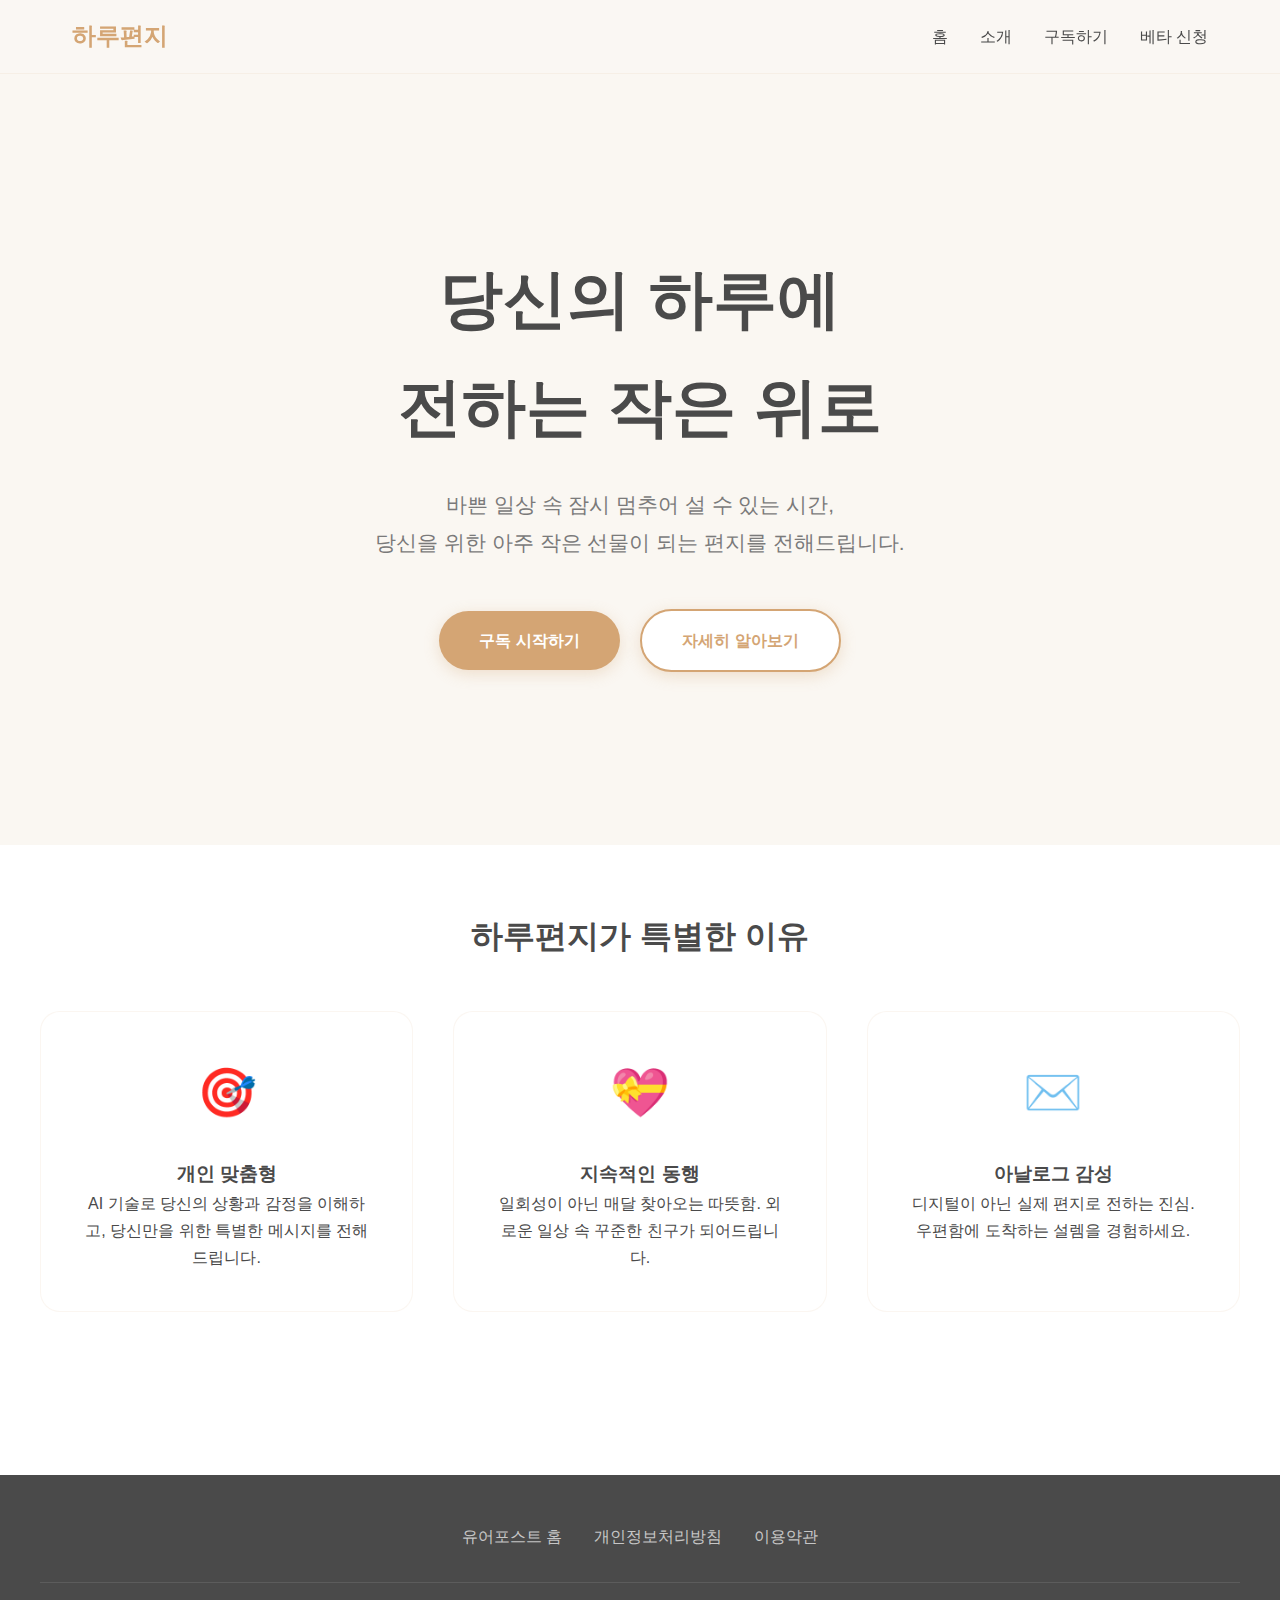
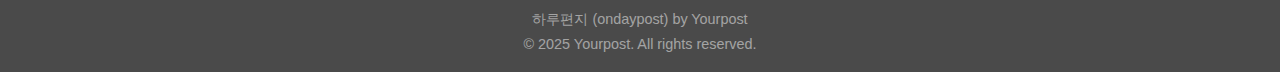
<file: ondaypost_website.html>
<!DOCTYPE html>
<html lang="ko">
<head>
    <meta charset="UTF-8">
    <meta name="viewport" content="width=device-width, initial-scale=1.0">
    <title>하루편지 - 매일의 작은 위로</title>
    <meta name="description" content="당신만을 위한 개인 맞춤형 편지 구독 서비스. 매달 도착하는 따뜻한 위로.">
    <style>
        * {
            margin: 0;
            padding: 0;
            box-sizing: border-box;
        }

        :root {
            --primary: #F5E6D3;
            --secondary: #E8D5C4;
            --accent: #D4A574;
            --dark: #4A4A4A;
            --light: #7A7A7A;
            --cream: #FAF7F2;
            --white: #FFFFFF;
        }

        body {
            font-family: 'Pretendard', -apple-system, BlinkMacSystemFont, sans-serif;
            color: var(--dark);
            background: var(--cream);
            line-height: 1.7;
        }

        /* Header */
        header {
            position: fixed;
            top: 0;
            width: 100%;
            background: rgba(250, 247, 242, 0.95);
            backdrop-filter: blur(10px);
            z-index: 1000;
            border-bottom: 1px solid rgba(212, 165, 116, 0.1);
        }

        nav {
            max-width: 1200px;
            margin: 0 auto;
            padding: 1rem 2rem;
            display: flex;
            justify-content: space-between;
            align-items: center;
        }

        .logo {
            font-size: 1.5rem;
            font-weight: 700;
            color: var(--accent);
            text-decoration: none;
        }

        .nav-links {
            display: flex;
            gap: 2rem;
            list-style: none;
        }

        .nav-links a {
            text-decoration: none;
            color: var(--dark);
            font-weight: 500;
            transition: color 0.3s;
        }

        .nav-links a:hover {
            color: var(--accent);
        }

        .menu-toggle {
            display: none;
            flex-direction: column;
            gap: 5px;
            cursor: pointer;
        }

        .menu-toggle span {
            width: 25px;
            height: 2px;
            background: var(--accent);
            transition: 0.3s;
        }

        /* Main Content */
        main {
            margin-top: 80px;
            display: none;
        }

        main.active {
            display: block;
        }

        section {
            min-height: 70vh;
            padding: 4rem 2rem;
        }

        .container {
            max-width: 1200px;
            margin: 0 auto;
        }

        h1 {
            font-size: clamp(2rem, 5vw, 3rem);
            margin-bottom: 1.5rem;
            color: var(--dark);
        }

        h2 {
            font-size: clamp(1.5rem, 4vw, 2rem);
            margin-bottom: 1rem;
            color: var(--dark);
        }

        /* Home Page - Hero */
        .hero {
            min-height: 85vh;
            display: flex;
            align-items: center;
            text-align: center;
            position: relative;
        }

        .hero-content {
            width: 100%;
        }

        .hero h1 {
            font-size: clamp(2.5rem, 6vw, 4rem);
            margin-bottom: 1.5rem;
        }

        .hero p {
            font-size: clamp(1.1rem, 2vw, 1.3rem);
            color: var(--light);
            margin-bottom: 2.5rem;
            line-height: 1.8;
        }

        .cta-button {
            display: inline-block;
            padding: 1rem 2.5rem;
            background: var(--accent);
            color: var(--white);
            text-decoration: none;
            border-radius: 50px;
            font-weight: 600;
            transition: 0.3s;
            box-shadow: 0 4px 15px rgba(212, 165, 116, 0.3);
            margin: 0.5rem;
        }

        .cta-button:hover {
            transform: translateY(-3px);
            box-shadow: 0 6px 20px rgba(212, 165, 116, 0.4);
        }

        .cta-button.secondary {
            background: var(--white);
            color: var(--accent);
            border: 2px solid var(--accent);
        }

        /* Features */
        .features-grid {
            display: grid;
            grid-template-columns: repeat(auto-fit, minmax(280px, 1fr));
            gap: 2.5rem;
            margin-top: 3rem;
        }

        .feature-card {
            background: var(--white);
            padding: 2.5rem;
            border-radius: 20px;
            text-align: center;
            transition: 0.3s;
            border: 1px solid rgba(212, 165, 116, 0.1);
        }

        .feature-card:hover {
            transform: translateY(-10px);
            box-shadow: 0 15px 40px rgba(0, 0, 0, 0.1);
        }

        .feature-icon {
            font-size: 3rem;
            margin-bottom: 1.5rem;
        }

        /* About Section */
        .about-box {
            background: var(--white);
            padding: 2.5rem;
            border-radius: 15px;
            border-left: 4px solid var(--accent);
            margin: 2rem 0;
            font-size: 1.1rem;
            line-height: 1.9;
        }

        /* Subscription Plans */
        .pricing-cards {
            display: grid;
            grid-template-columns: repeat(auto-fit, minmax(250px, 1fr));
            gap: 2rem;
            margin-top: 3rem;
        }

        .pricing-card {
            background: var(--white);
            padding: 2.5rem;
            border-radius: 20px;
            text-align: center;
            border: 2px solid transparent;
            transition: 0.3s;
        }

        .pricing-card.featured {
            border-color: var(--accent);
            transform: scale(1.05);
        }

        .pricing-card:hover {
            transform: translateY(-5px);
            box-shadow: 0 10px 30px rgba(0, 0, 0, 0.1);
        }

        .pricing-card.featured:hover {
            transform: translateY(-5px) scale(1.05);
        }

        .price {
            font-size: 2.5rem;
            font-weight: 700;
            color: var(--accent);
            margin: 1rem 0;
        }

        .price-period {
            color: var(--light);
            font-size: 1rem;
        }

        .benefits-list {
            text-align: left;
            margin: 1.5rem 0;
            padding-left: 1rem;
        }

        .benefits-list li {
            margin-bottom: 0.8rem;
            color: var(--light);
        }

        /* Beta Tester Form */
        .beta-form {
            max-width: 600px;
            margin: 2rem auto;
            background: var(--white);
            padding: 2.5rem;
            border-radius: 15px;
        }

        .form-group {
            margin-bottom: 1.5rem;
        }

        label {
            display: block;
            margin-bottom: 0.5rem;
            font-weight: 500;
            color: var(--dark);
        }

        label .required {
            color: #e74c3c;
        }

        input, textarea, select {
            width: 100%;
            padding: 0.8rem;
            border: 1px solid #ddd;
            border-radius: 8px;
            font-family: inherit;
            font-size: 1rem;
        }

        textarea {
            resize: vertical;
            min-height: 120px;
        }

        .checkbox-group {
            margin: 1.5rem 0;
            padding: 1rem;
            background: var(--cream);
            border-radius: 8px;
        }

        .checkbox-group label {
            display: flex;
            align-items: start;
            margin-bottom: 0.5rem;
            font-weight: 400;
        }

        .checkbox-group input[type="checkbox"] {
            width: auto;
            margin-right: 0.5rem;
            margin-top: 0.2rem;
        }

        .submit-btn {
            width: 100%;
            padding: 1rem;
            background: var(--accent);
            color: var(--white);
            border: none;
            border-radius: 50px;
            font-size: 1.1rem;
            font-weight: 600;
            cursor: pointer;
            transition: 0.3s;
        }

        .submit-btn:hover {
            transform: translateY(-2px);
            box-shadow: 0 5px 15px rgba(212, 165, 116, 0.4);
        }

        .submit-btn:disabled {
            background: #ccc;
            cursor: not-allowed;
        }

        .form-message {
            margin-top: 1rem;
            padding: 1rem;
            border-radius: 8px;
            display: none;
        }

        .form-message.success {
            background: #d4edda;
            color: #155724;
            display: block;
        }

        .form-message.error {
            background: #f8d7da;
            color: #721c24;
            display: block;
        }

        /* Footer */
        footer {
            background: var(--dark);
            color: var(--white);
            padding: 3rem 2rem 1rem;
        }

        .footer-content {
            max-width: 1200px;
            margin: 0 auto;
            text-align: center;
        }

        .footer-links {
            display: flex;
            justify-content: center;
            gap: 2rem;
            margin-bottom: 2rem;
            flex-wrap: wrap;
        }

        .footer-links a {
            color: rgba(255,255,255,0.7);
            text-decoration: none;
        }

        .footer-links a:hover {
            color: var(--white);
        }

        .footer-bottom {
            border-top: 1px solid rgba(255,255,255,0.1);
            padding-top: 1.5rem;
            color: rgba(255,255,255,0.5);
            font-size: 0.9rem;
        }

        /* Responsive */
        @media (max-width: 768px) {
            .nav-links {
                position: fixed;
                top: 0;
                right: -100%;
                height: 100vh;
                width: 70%;
                background: var(--white);
                flex-direction: column;
                padding: 5rem 2rem;
                box-shadow: -5px 0 15px rgba(0,0,0,0.1);
                transition: 0.3s;
            }

            .nav-links.active {
                right: 0;
            }

            .menu-toggle {
                display: flex;
            }

            .menu-toggle.active span:nth-child(1) {
                transform: rotate(45deg) translate(5px, 5px);
            }

            .menu-toggle.active span:nth-child(2) {
                opacity: 0;
            }

            .menu-toggle.active span:nth-child(3) {
                transform: rotate(-45deg) translate(7px, -6px);
            }

            section {
                padding: 3rem 1rem;
            }

            .pricing-card.featured {
                transform: scale(1);
            }

            .pricing-card.featured:hover {
                transform: translateY(-5px) scale(1);
            }
        }
    </style>
</head>
<body>
    <header>
        <nav>
            <a href="#" class="logo" onclick="showPage('home')">하루편지</a>
            <ul class="nav-links" id="navLinks">
                <li><a href="#" onclick="showPage('home')">홈</a></li>
                <li><a href="#" onclick="showPage('about')">소개</a></li>
                <li><a href="#" onclick="showPage('subscription')">구독하기</a></li>
                <li><a href="#" onclick="showPage('beta')">베타 신청</a></li>
            </ul>
            <div class="menu-toggle" id="menuToggle">
                <span></span>
                <span></span>
                <span></span>
            </div>
        </nav>
    </header>

    <!-- Home Page -->
    <main id="home" class="active">
        <section class="hero">
            <div class="container">
                <div class="hero-content">
                    <h1>당신의 하루에<br>전하는 작은 위로</h1>
                    <p>바쁜 일상 속 잠시 멈추어 설 수 있는 시간,<br>
                    당신을 위한 아주 작은 선물이 되는 편지를 전해드립니다.</p>
                    <div>
                        <a href="#" onclick="showPage('subscription')" class="cta-button">구독 시작하기</a>
                        <a href="#" onclick="showPage('about')" class="cta-button secondary">자세히 알아보기</a>
                    </div>
                </div>
            </div>
        </section>

        <section style="background: var(--white);">
            <div class="container">
                <h2 style="text-align: center; margin-bottom: 3rem;">하루편지가 특별한 이유</h2>
                <div class="features-grid">
                    <div class="feature-card">
                        <div class="feature-icon">🎯</div>
                        <h3>개인 맞춤형</h3>
                        <p>AI 기술로 당신의 상황과 감정을 이해하고, 당신만을 위한 특별한 메시지를 전해드립니다.</p>
                    </div>
                    <div class="feature-card">
                        <div class="feature-icon">💝</div>
                        <h3>지속적인 동행</h3>
                        <p>일회성이 아닌 매달 찾아오는 따뜻함. 외로운 일상 속 꾸준한 친구가 되어드립니다.</p>
                    </div>
                    <div class="feature-card">
                        <div class="feature-icon">✉️</div>
                        <h3>아날로그 감성</h3>
                        <p>디지털이 아닌 실제 편지로 전하는 진심. 우편함에 도착하는 설렘을 경험하세요.</p>
                    </div>
                </div>
            </div>
        </section>
    </main>

    <!-- About Page -->
    <main id="about">
        <section>
            <div class="container">
                <h1>하루편지를 소개합니다</h1>
                
                <div class="about-box">
                    <h2>하루편지란?</h2>
                    <p>"하루편지는 당신의 바쁜 일상 속 잠시 멈추어 설 수 있는 시간,<br>
                    그리고 당신을 위한 아주 작은 선물이 되길 추구하며<br>
                    '매일의 작은 위로'를 전해주는 정기 구독형 편지 서비스입니다."</p>
                </div>

                <h2 style="margin-top: 3rem;">누구를 위한 서비스인가요?</h2>
                <div class="features-grid">
                    <div class="feature-card">
                        <div class="feature-icon">💭</div>
                        <h3>정서적 위로가 필요한 분</h3>
                        <p>우울감이나 외로움을 느끼실 때, 작은 위로가 필요하신 분들께</p>
                    </div>
                    <div class="feature-card">
                        <div class="feature-icon">🏠</div>
                        <h3>혼자 있는 시간이 많은 분</h3>
                        <p>대인관계가 어렵거나 혼자만의 시간이 많으신 분들께</p>
                    </div>
                    <div class="feature-card">
                        <div class="feature-icon">✨</div>
                        <h3>감성적 경험을 원하는 분</h3>
                        <p>아날로그 감성과 진심 어린 메시지를 좋아하시는 분들께</p>
                    </div>
                </div>

                <div class="about-box" style="margin-top: 3rem;">
                    <h2>어떻게 진행되나요?</h2>
                    <p>1. <strong>구독 신청:</strong> 원하시는 플랜을 선택하고 간단한 정보를 입력해주세요<br>
                    2. <strong>개인화 설정:</strong> 당신의 상황과 선호도를 알려주세요<br>
                    3. <strong>편지 제작:</strong> AI가 당신만을 위한 맞춤 편지를 작성합니다<br>
                    4. <strong>우편 발송:</strong> 매달 당신의 우편함으로 편지가 도착합니다<br>
                    5. <strong>따뜻한 위로:</strong> 편지를 읽으며 잠시 쉬어가세요</p>
                </div>
            </div>
        </section>
    </main>

    <!-- Subscription Page -->
    <main id="subscription">
        <section>
            <div class="container">
                <h1 style="text-align: center;">구독 플랜</h1>
                <p style="text-align: center; color: var(--light); margin-bottom: 3rem;">
                    당신에게 맞는 플랜을 선택하세요
                </p>

                <div class="pricing-cards">
                    <div class="pricing-card">
                        <h3>1개월 플랜</h3>
                        <div class="price">준비 중</div>
                        <p class="price-period">매월 자동 결제</p>
                        <ul class="benefits-list">
                            <li>✓ 월 1회 맞춤 편지 발송</li>
                            <li>✓ AI 기반 개인화</li>
                            <li>✓ 언제든 구독 해지 가능</li>
                            <li>✓ 100×128mm 편지지</li>
                        </ul>
                    </div>

                    <div class="pricing-card featured">
                        <div style="background: var(--accent); color: white; padding: 0.5rem; border-radius: 20px; margin-bottom: 1rem; font-size: 0.9rem;">추천</div>
                        <h3>3개월 플랜</h3>
                        <div class="price">준비 중</div>
                        <p class="price-period">3개월 선결제 (할인)</p>
                        <ul class="benefits-list">
                            <li>✓ 3개월간 매월 편지 발송</li>
                            <li>✓ 특별 할인 혜택</li>
                            <li>✓ 연속성 있는 메시지</li>
                            <li>✓ 모든 1개월 플랜 혜택</li>
                        </ul>
                    </div>

                    <div class="pricing-card">
                        <h3>6개월 플랜</h3>
                        <div class="price">준비 중</div>
                        <p class="price-period">6개월 선결제 (최대 할인)</p>
                        <ul class="benefits-list">
                            <li>✓ 6개월간 매월 편지 발송</li>
                            <li>✓ 최대 할인 혜택</li>
                            <li>✓ 장기 구독 특전</li>
                            <li>✓ 모든 1개월 플랜 혜택</li>
                        </ul>
                    </div>
                </div>

                <div style="text-align: center; margin-top: 3rem;">
                    <p style="color: var(--light); margin-bottom: 1.5rem;">
                        곧 정식 오픈 예정입니다.<br>
                        베타 테스터에게는 특별 혜택이 제공됩니다!
                    </p>
                    <a href="#" onclick="showPage('beta')" class="cta-button">베타 테스터 신청하기</a>
                </div>
            </div>
        </section>
    </main>

    <!-- Beta Tester Application Page -->
    <main id="beta">
        <section>
            <div class="container">
                <h1 style="text-align: center;">베타 테스터 신청</h1>
                <p style="text-align: center; color: var(--light); margin-bottom: 2rem;">
                    하루편지의 첫 번째 친구가 되어주세요.<br>
                    베타 테스터에게는 특별한 혜택을 드립니다.
                </p>

                <form class="beta-form" id="betaForm">
                    <div class="form-group">
                        <label>이름 <span class="required">*</span></label>
                        <input type="text" name="name" required>
                    </div>

                    <div class="form-group">
                        <label>이메일 <span class="required">*</span></label>
                        <input type="email" name="email" required>
                    </div>

                    <div class="form-group">
                        <label>연락처 <span class="required">*</span></label>
                        <input type="tel" name="phone" required placeholder="010-0000-0000">
                    </div>

                    <div class="form-group">
                        <label>나이대 <span class="required">*</span></label>
                        <select name="age" required>
                            <option value="">선택해주세요</option>
                            <option value="10">10대</option>
                            <option value="20">20대</option>
                            <option value="30">30대</option>
                            <option value="40">40대 이상</option>
                        </select>
                    </div>

                    <div class="form-group">
                        <label>하루편지에 관심을 갖게 된 이유를 알려주세요 <span class="required">*</span></label>
                        <textarea name="reason" required placeholder="예: 최근 외로움을 많이 느껴서, 편지를 좋아해서 등"></textarea>
                    </div>

                    <div class="form-group">
                        <label>편지를 통해 받고 싶은 내용이나 느낌이 있나요?</label>
                        <textarea name="preference" placeholder="예: 위로, 응원, 공감, 일상적인 대화 등"></textarea>
                    </div>

                    <div class="checkbox-group">
                        <label>
                            <input type="checkbox" name="privacy" required>
                            <span>(필수) 개인정보 수집 및 이용에 동의합니다. <a href="#" onclick="showPrivacy(); return false;" style="color: var(--accent);">내용 보기</a></span>
                        </label>
                        <label>
                            <input type="checkbox" name="marketing">
                            <span>(선택) 마케팅 정보 수신에 동의합니다.</span>
                        </label>
                    </div>

                    <button type="submit" class="submit-btn">신청하기</button>
                    
                    <div class="form-message" id="betaMessage"></div>
                </form>

                <div style="text-align: center; margin-top: 2rem; color: var(--light);">
                    <p><strong>베타 테스터 혜택</strong></p>
                    <p>• 정식 오픈 전 무료 체험<br>
                    • 정식 구독 시 특별 할인<br>
                    • 서비스 개선에 직접 참여</p>
                </div>
            </div>
        </section>
    </main>

    <footer>
        <div class="footer-content">
            <div class="footer-links">
                <a href="https://yourpost.co.kr">유어포스트 홈</a>
                <a href="#" onclick="showPrivacy()">개인정보처리방침</a>
                <a href="#" onclick="showTerms()">이용약관</a>
            </div>
            <div class="footer-bottom">
                <p>하루편지 (ondaypost) by Yourpost</p>
                <p>&copy; 2025 Yourpost. All rights reserved.</p>
            </div>
        </div>
    </footer>

    <script>
        // Page Navigation
        function showPage(pageId) {
            document.querySelectorAll('main').forEach(page => {
                page.classList.remove('active');
            });
            document.getElementById(pageId).classList.add('active');
            
            document.getElementById('menuToggle').classList.remove('active');
            document.getElementById('navLinks').classList.remove('active');
            
            window.scrollTo(0, 0);
        }

        // Mobile Menu
        document.getElementById('menuToggle').addEventListener('click', function() {
            this.classList.toggle('active');
            document.getElementById('navLinks').classList.toggle('active');
        });

        // Beta Form Submission
        document.getElementById('betaForm').addEventListener('submit', async function(e) {
            e.preventDefault();
            
            const formData = new FormData(this);
            const data = Object.fromEntries(formData);
            const messageEl = document.getElementById('betaMessage');
            const submitBtn = this.querySelector('.submit-btn');
            
            if (!data.privacy) {
                messageEl.className = 'form-message error';
                messageEl.textContent = '개인정보 수집 및 이용에 동의해주세요.';
                return;
            }
            
            submitBtn.disabled = true;
            submitBtn.textContent = '전송 중...';
            
            try {
                console.log('=== 베타 테스터 신청 ===');
                console.log('시간:', new Date().toLocaleString('ko-KR'));
                console.log('이름:', data.name);
                console.log('이메일:', data.email);
                console.log('연락처:', data.phone);
                console.log('나이대:', data.age + '대');
                console.log('신청 이유:', data.reason);
                console.log('선호 내용:', data.preference || '미입력');
                console.log('마케팅 동의:', data.marketing ? '예' : '아니오');
                console.log('======================');
                
                messageEl.className = 'form-message success';
                messageEl.textContent = '신청이 완료되었습니다! 곧 연락드리겠습니다.';
                this.reset();
                
            } catch (error) {
                messageEl.className = 'form-message error';
                messageEl.textContent = '전송 중 오류가 발생했습니다. 다시 시도해주세요.';
            } finally {
                submitBtn.disabled = false;
                submitBtn.textContent = '신청하기';
            }
        });

        function showPrivacy() {
            alert(`개인정보처리방침

[하루편지 (ondaypost)]

1. 수집하는 개인정보 항목
- 필수: 이름, 이메일, 연락처, 나이대
- 선택: 관심사유, 선호 내용

2. 개인정보의 수집 및 이용목적
- 베타 테스트 참여자 선정 및 안내
- 서비스 제공 및 개인 맞춤형 편지 작성
- 고객 지원 및 문의 응답

3. 개인정보의 보유 및 이용기간
- 서비스 이용 기간 동안
- 구독 해지 후 3년간 보관 (전자상거래법 준수)

4. 개인정보의 제3자 제공
- 원칙적으로 제3자에게 제공하지 않습니다
- 법령에 의한 경우 제외

5. 개인정보 처리 위탁
- AI 편지 생성: [AI 서비스 제공업체명]
- 우편 발송: [우편 서비스 제공업체명]

6. 개인정보 보호책임자
- 이메일: privacy@yourpost.co.kr
- 전화: [연락처]

7. 권리 행사 방법
이용자는 개인정보 열람, 정정, 삭제, 처리정지 등을 요구할 수 있습니다.

문의: contact@yourpost.co.kr`);
        }

        function showTerms() {
            alert(`이용약관

[하루편지 (ondaypost) 서비스 이용약관]

제1조 (목적)
본 약관은 유어포스트(이하 "회사")가 제공하는 하루편지 서비스의 이용조건 및 절차에 관한 사항을 규정함을 목적으로 합니다.

제2조 (용어의 정의)
1. "서비스"란 회사가 제공하는 편지 구독 서비스를 의미합니다.
2. "이용자"란 본 약관에 따라 서비스를 이용하는 자를 말합니다.
3. "구독"이란 정기적으로 편지를 받기 위한 계약을 의미합니다.

제3조 (약관의 게시와 개정)
1. 회사는 본 약관을 서비스 초기화면에 게시합니다.
2. 회사는 필요시 약관을 변경할 수 있으며, 변경 시 7일 전 공지합니다.

제4조 (서비스의 제공)
1. 회사는 월 1회 개인 맞춤형 편지를 우편으로 발송합니다.
2. 천재지변, 우편 사고 등 불가항력적 사유 발생 시 서비스 제공이 지연될 수 있습니다.

제5조 (구독 및 해지)
1. 구독은 이용자의 신청과 회사의 승낙으로 성립됩니다.
2. 이용자는 언제든지 구독을 해지할 수 있습니다.
3. 구독료는 월 단위로 선결제하며, 환불 규정은 제8조를 따릅니다.

제6조 (이용자의 의무)
1. 이용자는 정확한 배송 정보를 제공해야 합니다.
2. 배송 정보 오류로 인한 미배송 책임은 이용자에게 있습니다.

제7조 (회사의 의무)
1. 회사는 안정적인 서비스 제공을 위해 최선을 다합니다.
2. 회사는 이용자의 개인정보를 보호합니다.

제8조 (청약철회 및 환불)
1. 이용자는 편지 발송 전까지 청약을 철회할 수 있습니다.
2. 편지 발송 후에는 서비스 특성상 환불이 불가능합니다.
3. 회사의 귀책사유로 서비스 제공이 불가능한 경우 전액 환불합니다.

제9조 (면책사항)
1. 회사는 천재지변, 우편 사고 등 불가항력적 사유로 인한 서비스 지연에 대해 책임지지 않습니다.
2. 이용자의 정보 오류로 인한 미배송은 회사의 책임이 아닙니다.

제10조 (분쟁 해결)
본 약관과 관련된 분쟁은 대한민국 법률에 따라 해결합니다.

시행일: 2025년 [월] [일]
문의: contact@yourpost.co.kr`);
        }
    </script>
</body>
</html>
</file>
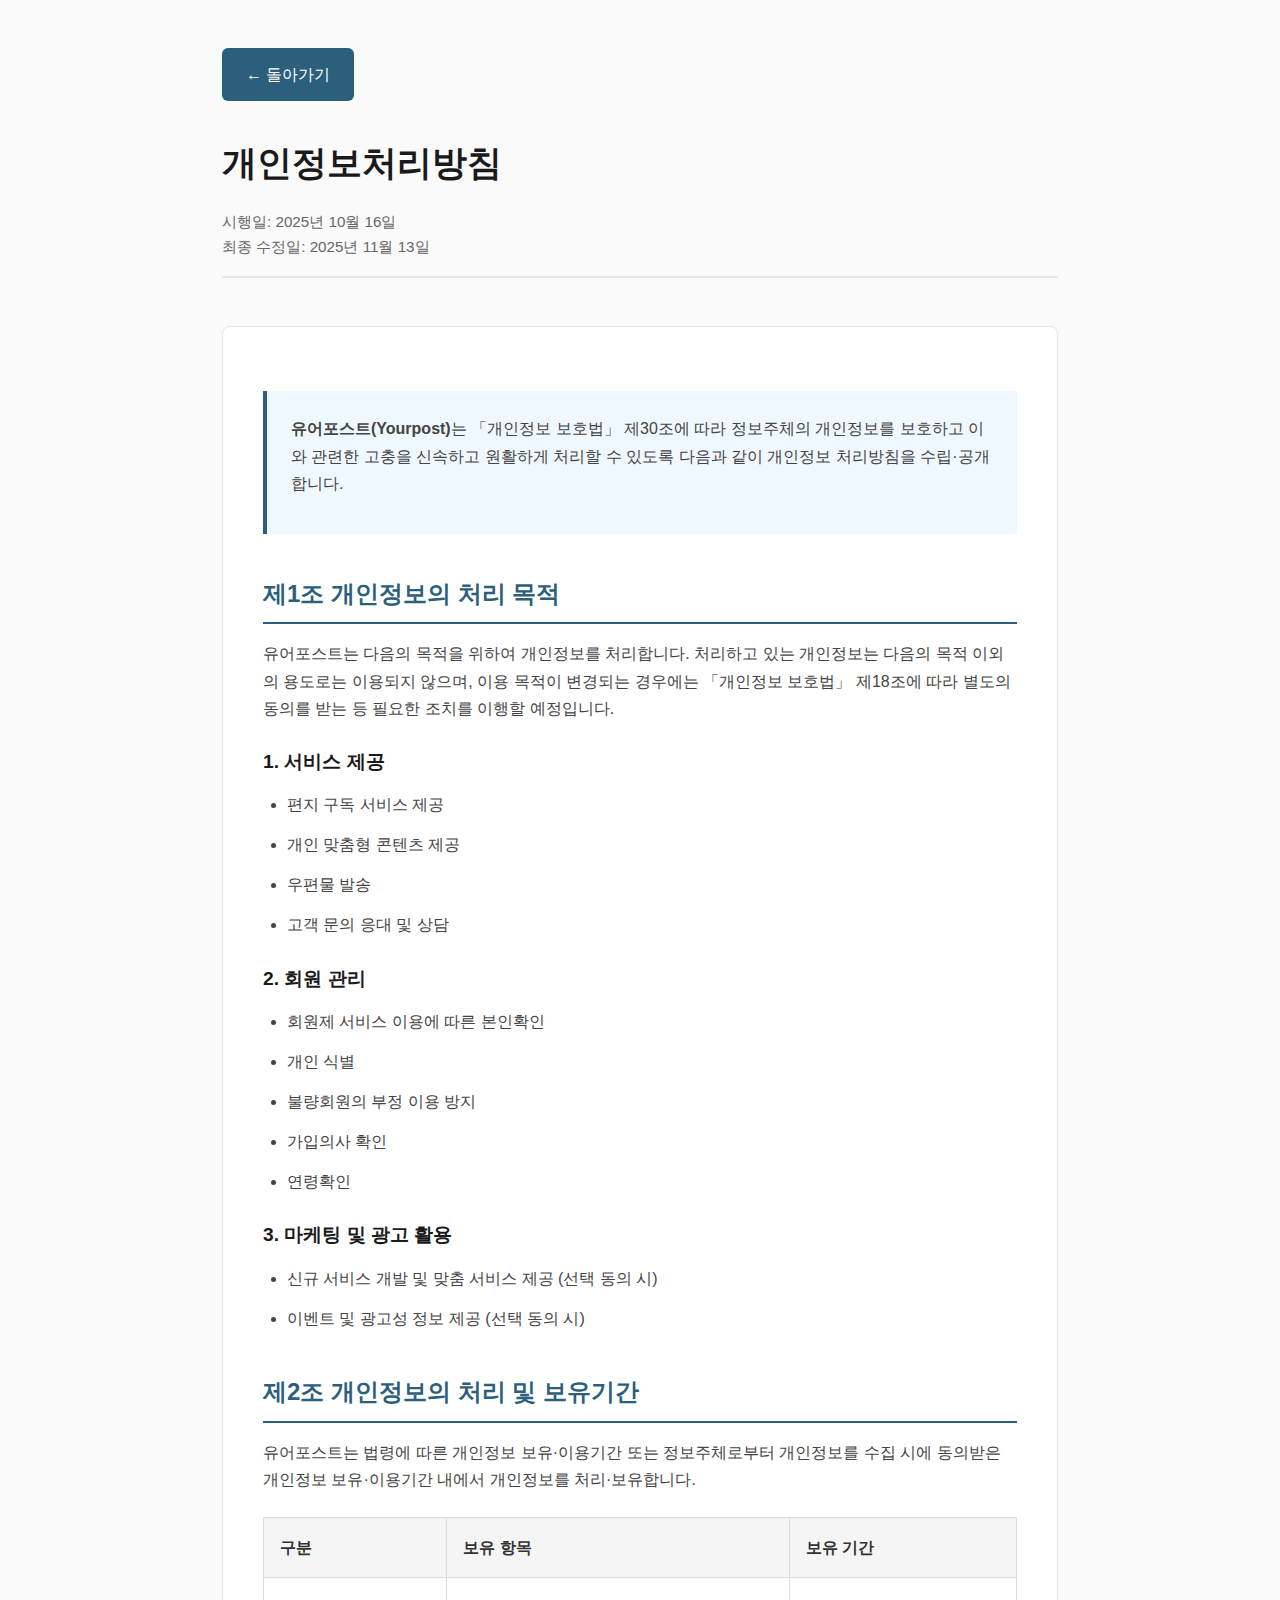
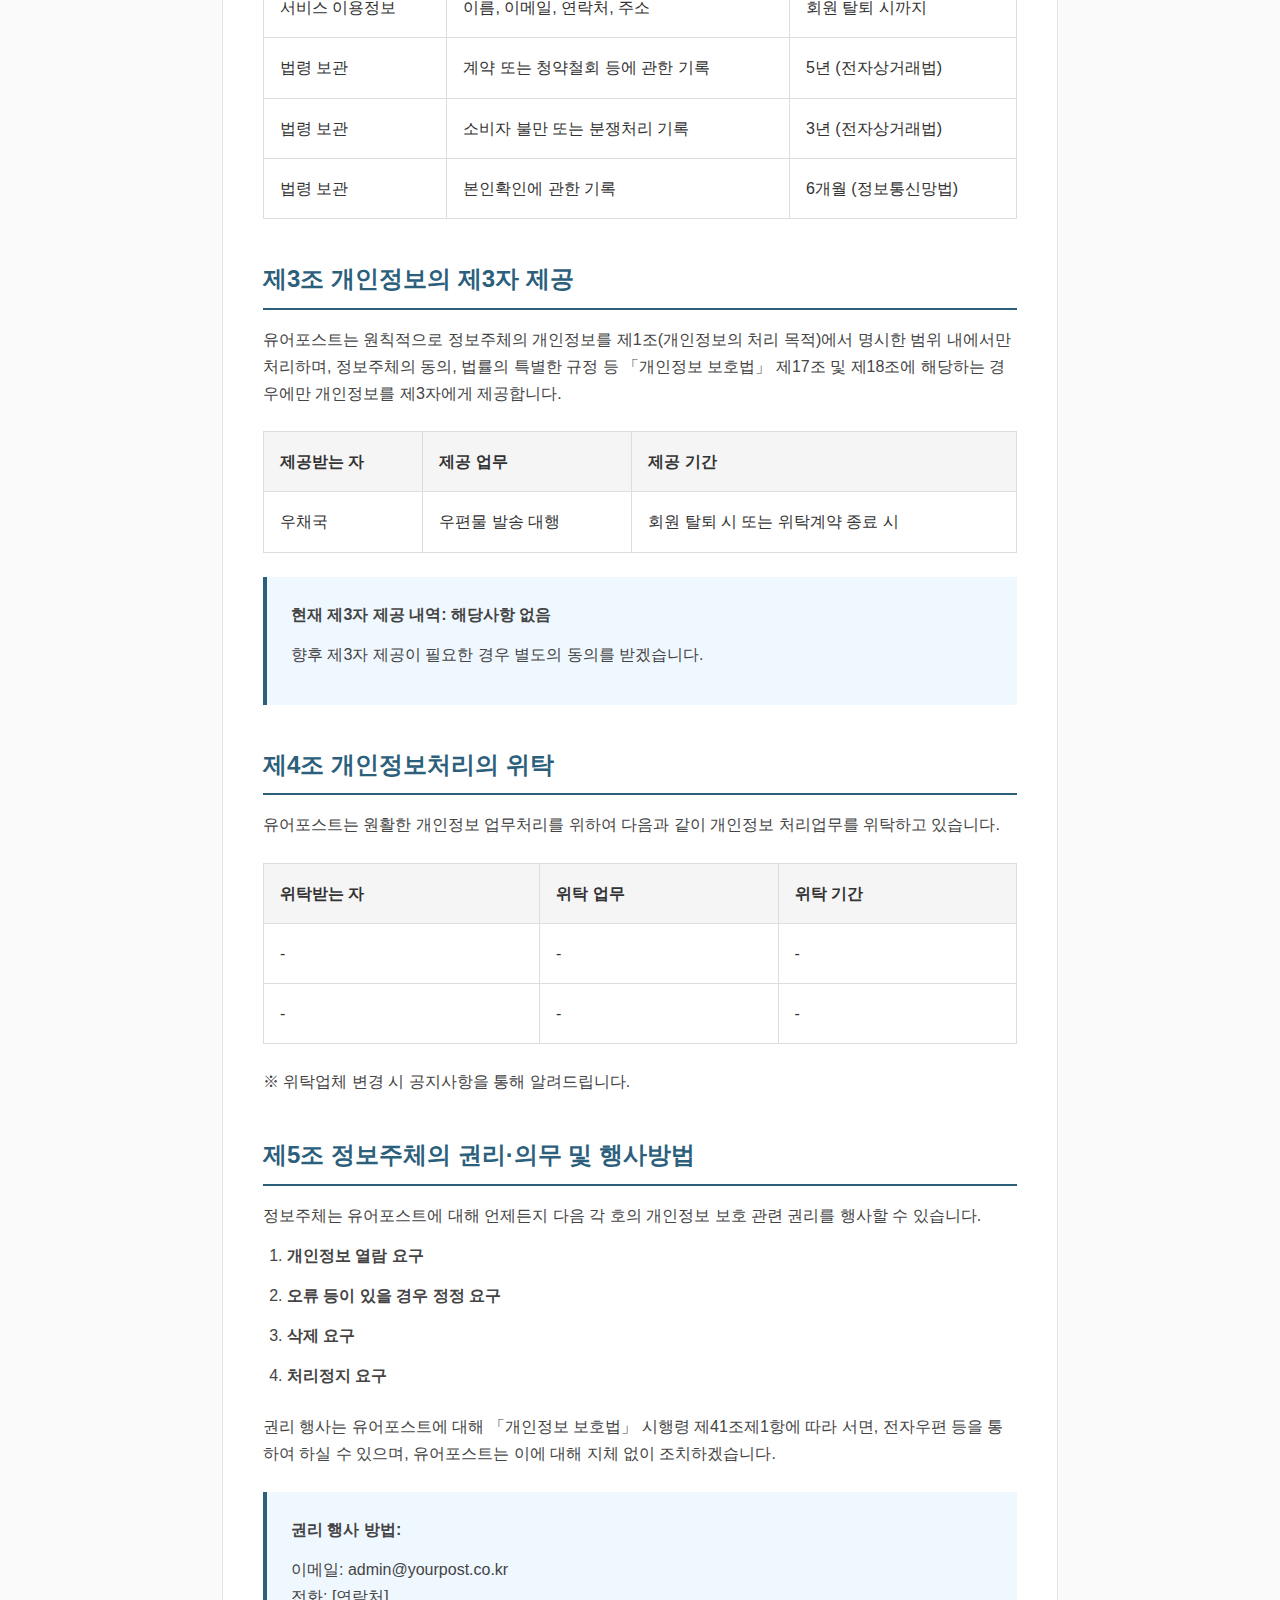
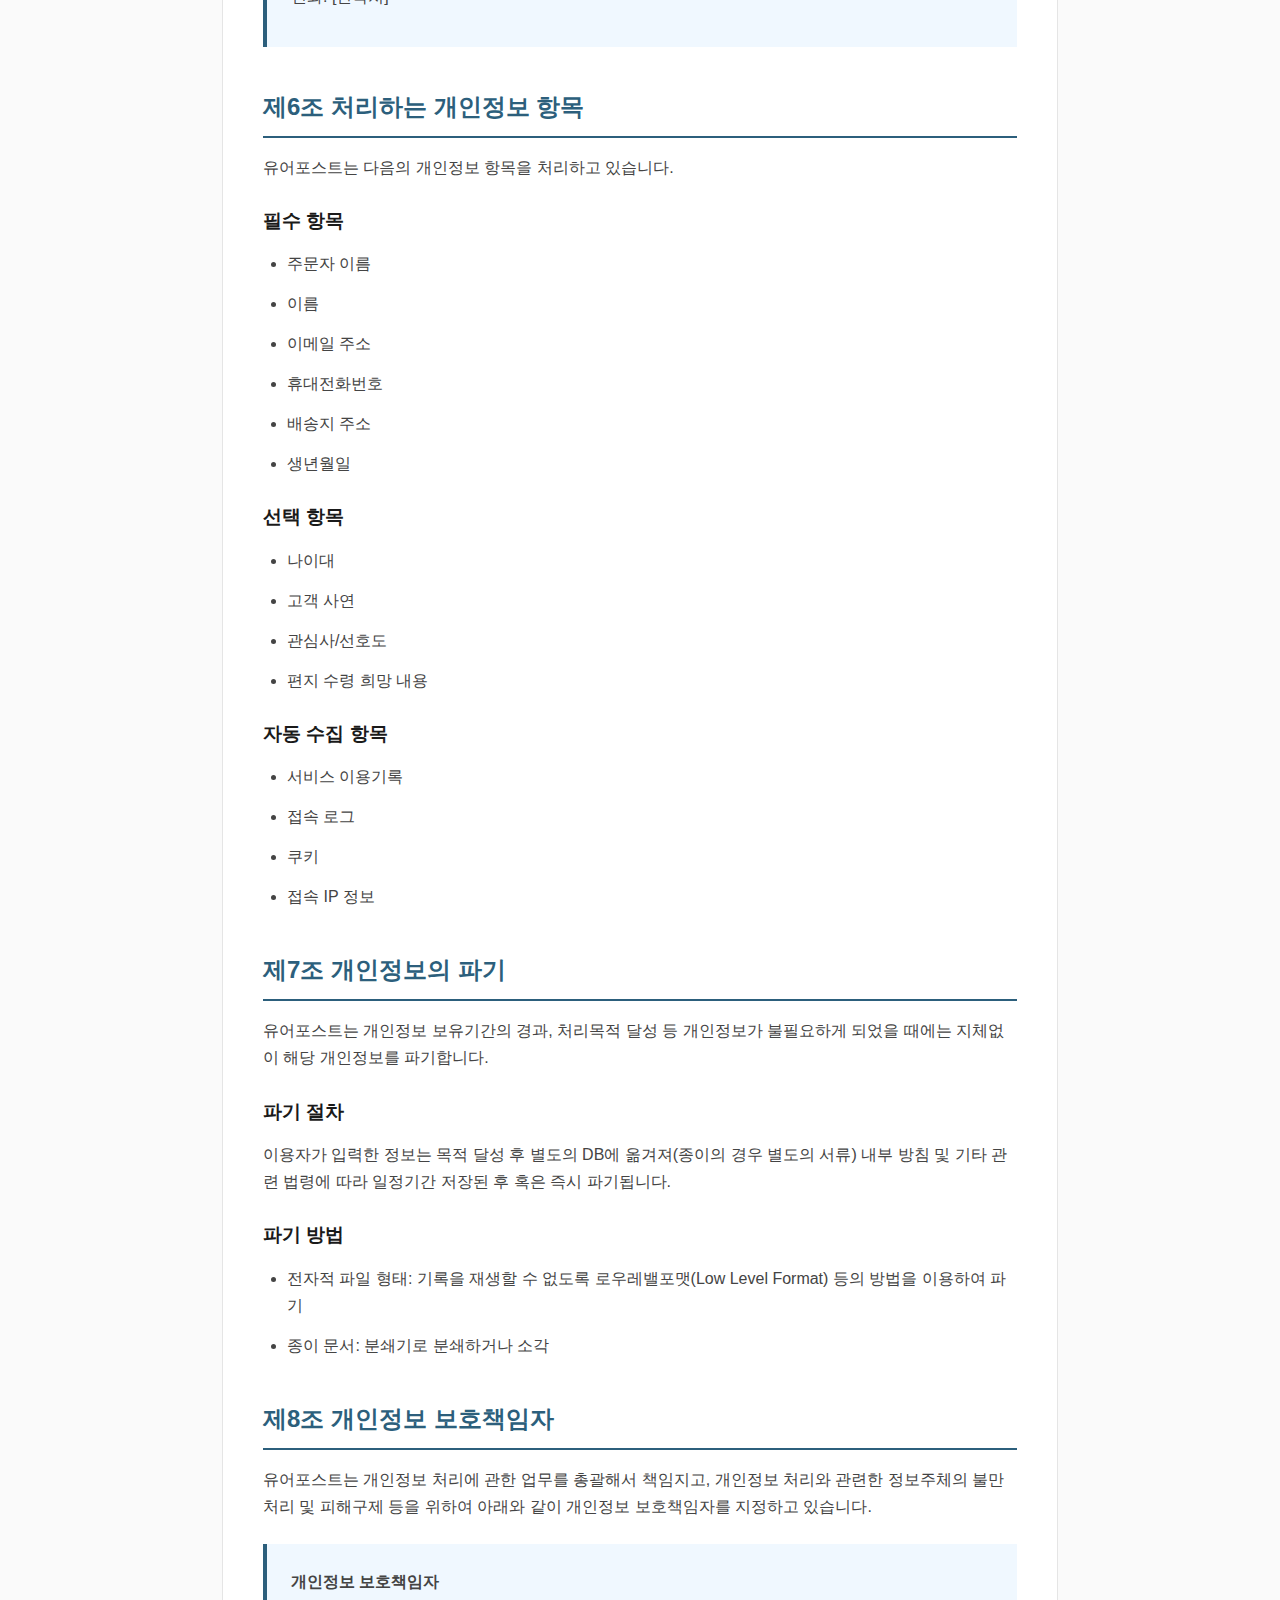
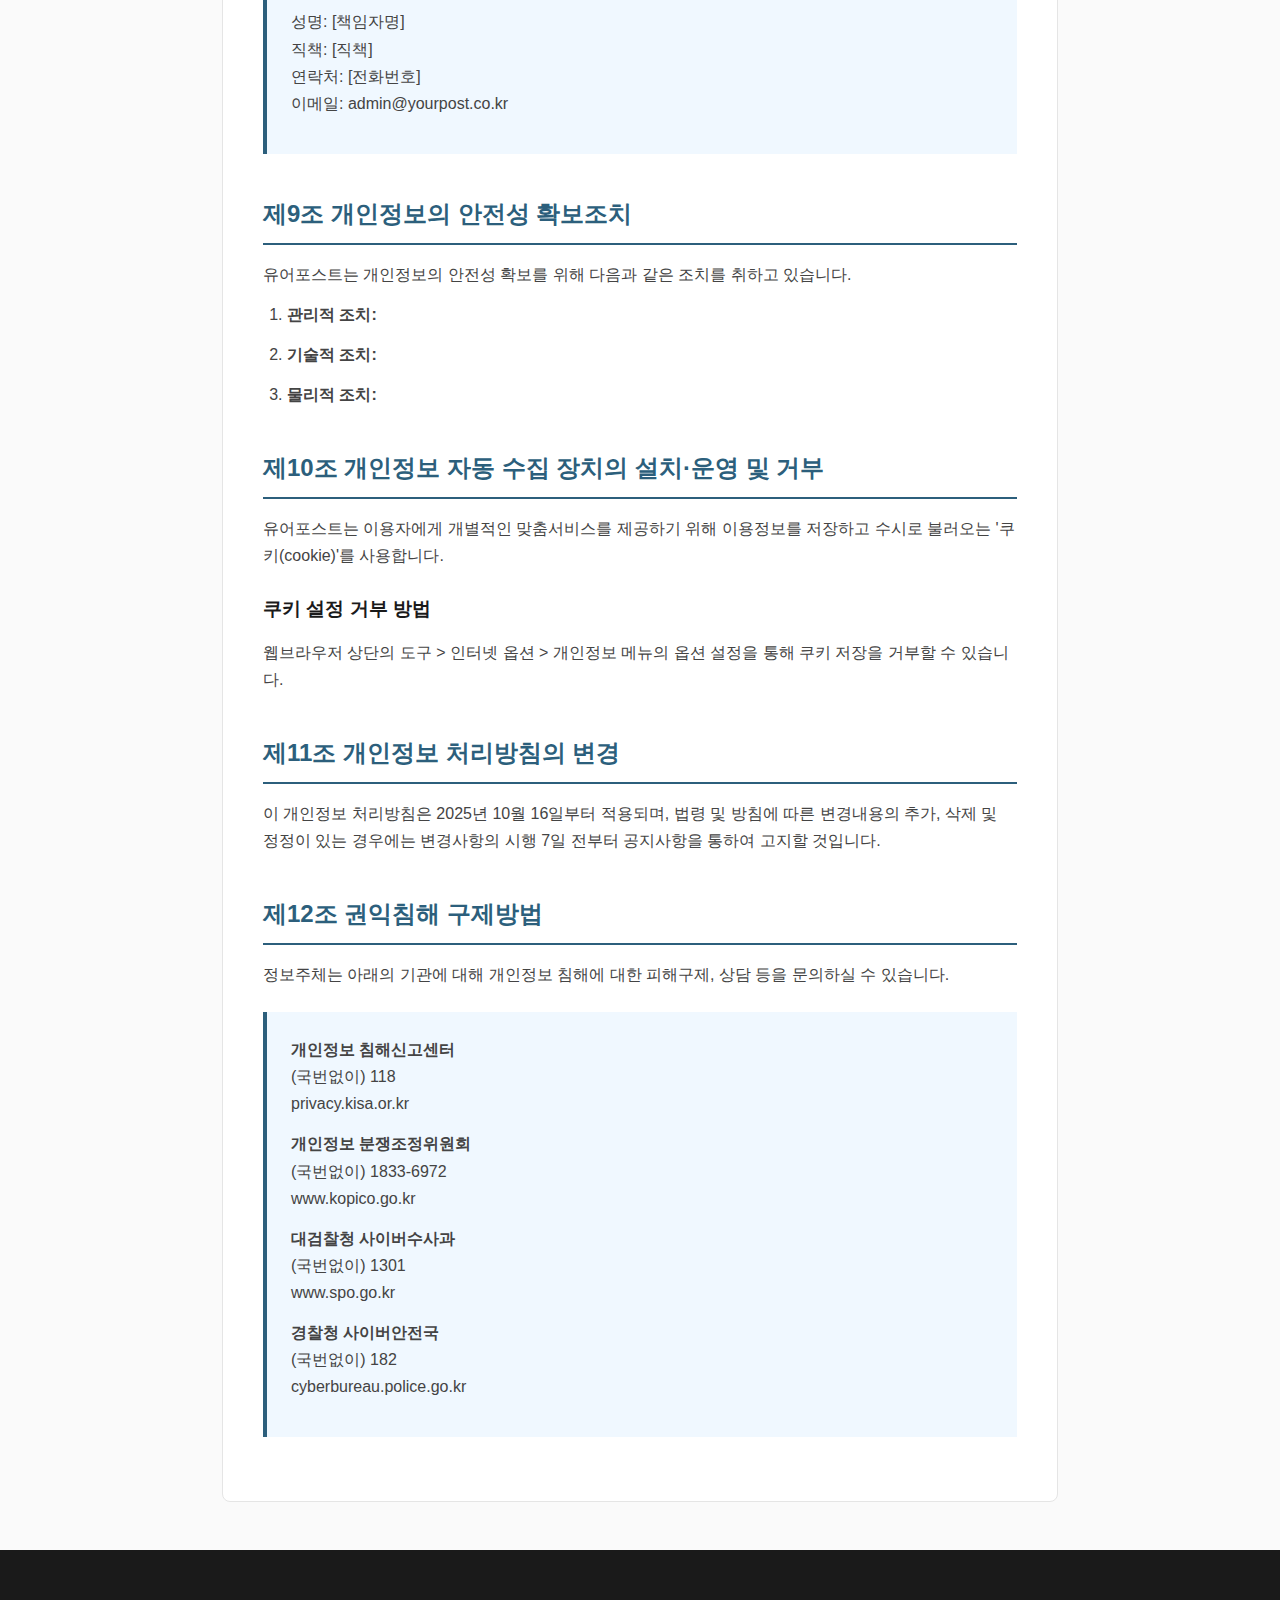
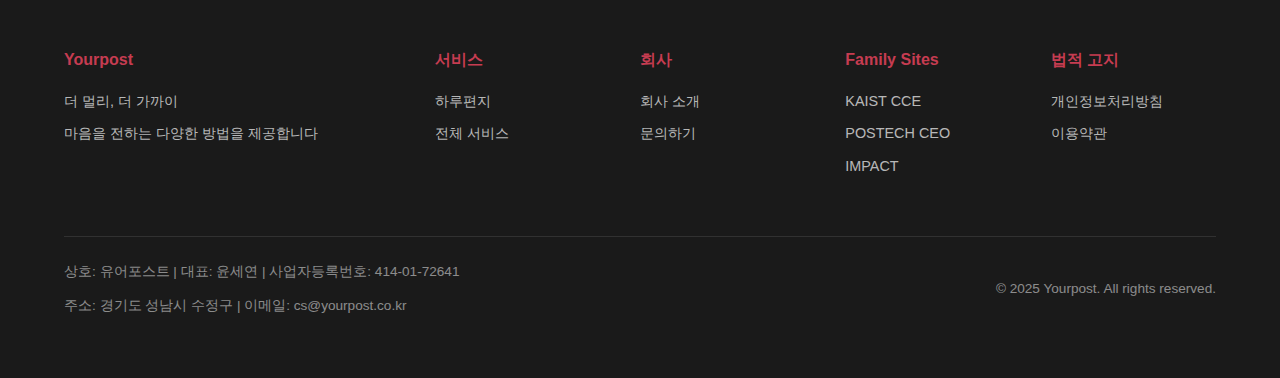
<file: privacy.html>
<!DOCTYPE html>
<html lang="ko">
<head>
    <meta charset="UTF-8">
    <meta name="viewport" content="width=device-width, initial-scale=1.0">
    <title>개인정보처리방침 - Yourpost</title>
    <style>
        * {
            margin: 0;
            padding: 0;
            box-sizing: border-box;
        }

        body {
            font-family: -apple-system, BlinkMacSystemFont, 'Segoe UI', sans-serif;
            color: #333;
            background: #fafafa;
            line-height: 1.7;
        }

        .container {
            max-width: 900px;
            margin: 0 auto;
            padding: 3rem 2rem;
        }

        h1 {
            font-size: 2.2rem;
            margin-bottom: 1rem;
            color: #1a1a1a;
        }

        .update-date {
            color: #666;
            font-size: 0.95rem;
            margin-bottom: 3rem;
            padding-bottom: 1rem;
            border-bottom: 2px solid #e5e5e5;
        }

        .content {
            background: white;
            padding: 2.5rem;
            border-radius: 8px;
            border: 1px solid #e5e5e5;
        }

        h2 {
            font-size: 1.5rem;
            margin: 2.5rem 0 1rem;
            color: #2C5F7C;
            padding-bottom: 0.5rem;
            border-bottom: 2px solid #2C5F7C;
        }

        h3 {
            font-size: 1.2rem;
            margin: 1.5rem 0 0.8rem;
            color: #1a1a1a;
        }

        p, li {
            margin-bottom: 0.8rem;
            color: #444;
        }

        ul, ol {
            margin-left: 1.5rem;
            margin-bottom: 1.5rem;
        }

        .highlight {
            background: #f0f8ff;
            padding: 1.5rem;
            border-left: 4px solid #2C5F7C;
            margin: 1.5rem 0;
        }

        table {
            width: 100%;
            border-collapse: collapse;
            margin: 1.5rem 0;
        }

        th, td {
            padding: 1rem;
            border: 1px solid #ddd;
            text-align: left;
        }

        th {
            background: #f5f5f5;
            font-weight: 600;
        }

        .back-btn {
            display: inline-block;
            padding: 0.8rem 1.5rem;
            background: #2C5F7C;
            color: white;
            text-decoration: none;
            border-radius: 6px;
            margin-bottom: 2rem;
            font-weight: 500;
        }

        .back-btn:hover {
            background: #234a61;
        }

        @media (max-width: 768px) {
            .container {
                padding: 2rem 1.5rem;
            }

            .content {
                padding: 1.5rem;
            }

            h1 {
                font-size: 1.8rem;
            }

            h2 {
                font-size: 1.3rem;
            }
        }
    </style>
</head>
<body>
    <div class="container">
        <a href="index.html" class="back-btn">← 돌아가기</a>
        
        <h1>개인정보처리방침</h1>
        <div class="update-date">
            시행일: 2025년 10월 16일<br>
            최종 수정일: 2025년 11월 13일
        </div>

        <div class="content">
            <div class="highlight">
                <p><strong>유어포스트(Yourpost)</strong>는 「개인정보 보호법」 제30조에 따라 정보주체의 개인정보를 보호하고 이와 관련한 고충을 신속하고 원활하게 처리할 수 있도록 다음과 같이 개인정보 처리방침을 수립·공개합니다.</p>
            </div>

            <h2>제1조 개인정보의 처리 목적</h2>
            <p>유어포스트는 다음의 목적을 위하여 개인정보를 처리합니다. 처리하고 있는 개인정보는 다음의 목적 이외의 용도로는 이용되지 않으며, 이용 목적이 변경되는 경우에는 「개인정보 보호법」 제18조에 따라 별도의 동의를 받는 등 필요한 조치를 이행할 예정입니다.</p>
            
            <h3>1. 서비스 제공</h3>
            <ul>
                <li>편지 구독 서비스 제공</li>
                <li>개인 맞춤형 콘텐츠 제공</li>
                <li>우편물 발송</li>
                <li>고객 문의 응대 및 상담</li>
            </ul>

            <h3>2. 회원 관리</h3>
            <ul>
                <li>회원제 서비스 이용에 따른 본인확인</li>
                <li>개인 식별</li>
                <li>불량회원의 부정 이용 방지</li>
                <li>가입의사 확인</li>
                <li>연령확인</li>
            </ul>

            <h3>3. 마케팅 및 광고 활용</h3>
            <ul>
                <li>신규 서비스 개발 및 맞춤 서비스 제공 (선택 동의 시)</li>
                <li>이벤트 및 광고성 정보 제공 (선택 동의 시)</li>
            </ul>

            <h2>제2조 개인정보의 처리 및 보유기간</h2>
            <p>유어포스트는 법령에 따른 개인정보 보유·이용기간 또는 정보주체로부터 개인정보를 수집 시에 동의받은 개인정보 보유·이용기간 내에서 개인정보를 처리·보유합니다.</p>

            <table>
                <tr>
                    <th>구분</th>
                    <th>보유 항목</th>
                    <th>보유 기간</th>
                </tr>
                <tr>
                    <td>서비스 이용정보</td>
                    <td>이름, 이메일, 연락처, 주소</td>
                    <td>회원 탈퇴 시까지</td>
                </tr>
                <tr>
                    <td>법령 보관</td>
                    <td>계약 또는 청약철회 등에 관한 기록</td>
                    <td>5년 (전자상거래법)</td>
                </tr>
                <tr>
                    <td>법령 보관</td>
                    <td>소비자 불만 또는 분쟁처리 기록</td>
                    <td>3년 (전자상거래법)</td>
                </tr>
                <tr>
                    <td>법령 보관</td>
                    <td>본인확인에 관한 기록</td>
                    <td>6개월 (정보통신망법)</td>
                </tr>
            </table>

            <h2>제3조 개인정보의 제3자 제공</h2>
            <p>유어포스트는 원칙적으로 정보주체의 개인정보를 제1조(개인정보의 처리 목적)에서 명시한 범위 내에서만 처리하며, 정보주체의 동의, 법률의 특별한 규정 등 「개인정보 보호법」 제17조 및 제18조에 해당하는 경우에만 개인정보를 제3자에게 제공합니다.</p>
            <table>
                <tr>
                    <th>제공받는 자</th>
                    <th>제공 업무</th>
                    <th>제공 기간</th>
                </tr>
                <tr>
                    <td>우채국</td>
                    <td>우편물 발송 대행</td>
                    <td>회원 탈퇴 시 또는 위탁계약 종료 시</td>
                </tr>
            </table>
            <div class="highlight">
                <p><strong>현재 제3자 제공 내역: 해당사항 없음</strong></p>
                <p>향후 제3자 제공이 필요한 경우 별도의 동의를 받겠습니다.</p>
            </div>

            <h2>제4조 개인정보처리의 위탁</h2>
            <p>유어포스트는 원활한 개인정보 업무처리를 위하여 다음과 같이 개인정보 처리업무를 위탁하고 있습니다.</p>

            <table>
                <tr>
                    <th>위탁받는 자</th>
                    <th>위탁 업무</th>
                    <th>위탁 기간</th>
                </tr>
                <tr>
                    <td>-</td>
                    <td>-</td>
                    <td>-</td>
                </tr>
                 <tr>
                    <td>-</td>
                    <td>-</td>
                    <td>-</td>
                </tr>               
            </table>

            <p style="margin-top: 1rem;">※ 위탁업체 변경 시 공지사항을 통해 알려드립니다.</p>

            <h2>제5조 정보주체의 권리·의무 및 행사방법</h2>
            <p>정보주체는 유어포스트에 대해 언제든지 다음 각 호의 개인정보 보호 관련 권리를 행사할 수 있습니다.</p>

            <ol>
                <li><strong>개인정보 열람 요구</strong></li>
                <li><strong>오류 등이 있을 경우 정정 요구</strong></li>
                <li><strong>삭제 요구</strong></li>
                <li><strong>처리정지 요구</strong></li>
            </ol>

            <p>권리 행사는 유어포스트에 대해 「개인정보 보호법」 시행령 제41조제1항에 따라 서면, 전자우편 등을 통하여 하실 수 있으며, 유어포스트는 이에 대해 지체 없이 조치하겠습니다.</p>

            <div class="highlight">
                <p><strong>권리 행사 방법:</strong></p>
                <p>이메일: admin@yourpost.co.kr<br>
                전화: [연락처]<br>
            </div>

            <h2>제6조 처리하는 개인정보 항목</h2>
            <p>유어포스트는 다음의 개인정보 항목을 처리하고 있습니다.</p>

            <h3>필수 항목</h3>
            <ul>
                <li>주문자 이름</li>
                <li>이름</li>
                <li>이메일 주소</li>
                <li>휴대전화번호</li>
                <li>배송지 주소</li>
                <li>생년월일</li>
            </ul>

            <h3>선택 항목</h3>
            <ul>
                <li>나이대</li>
                <li>고객 사연</li>
                <li>관심사/선호도</li>
                <li>편지 수령 희망 내용</li>
            </ul>

            <h3>자동 수집 항목</h3>
            <ul>
                <li>서비스 이용기록</li>
                <li>접속 로그</li>
                <li>쿠키</li>
                <li>접속 IP 정보</li>
            </ul>

            <h2>제7조 개인정보의 파기</h2>
            <p>유어포스트는 개인정보 보유기간의 경과, 처리목적 달성 등 개인정보가 불필요하게 되었을 때에는 지체없이 해당 개인정보를 파기합니다.</p>

            <h3>파기 절차</h3>
            <p>이용자가 입력한 정보는 목적 달성 후 별도의 DB에 옮겨져(종이의 경우 별도의 서류) 내부 방침 및 기타 관련 법령에 따라 일정기간 저장된 후 혹은 즉시 파기됩니다.</p>

            <h3>파기 방법</h3>
            <ul>
                <li>전자적 파일 형태: 기록을 재생할 수 없도록 로우레밸포맷(Low Level Format) 등의 방법을 이용하여 파기</li>
                <li>종이 문서: 분쇄기로 분쇄하거나 소각</li>
            </ul>

            <h2>제8조 개인정보 보호책임자</h2>
            <p>유어포스트는 개인정보 처리에 관한 업무를 총괄해서 책임지고, 개인정보 처리와 관련한 정보주체의 불만처리 및 피해구제 등을 위하여 아래와 같이 개인정보 보호책임자를 지정하고 있습니다.</p>

            <div class="highlight">
                <p><strong>개인정보 보호책임자</strong></p>
                <p>성명: [책임자명]<br>
                직책: [직책]<br>
                연락처: [전화번호]<br>
                이메일: admin@yourpost.co.kr</p>
            </div>

            <h2>제9조 개인정보의 안전성 확보조치</h2>
            <p>유어포스트는 개인정보의 안전성 확보를 위해 다음과 같은 조치를 취하고 있습니다.</p>

            <ol>
                <li><strong>관리적 조치:</strong> </li>
                <li><strong>기술적 조치:</strong> </li>
                <li><strong>물리적 조치:</strong> </li>
            </ol>

            <h2>제10조 개인정보 자동 수집 장치의 설치·운영 및 거부</h2>
            <p>유어포스트는 이용자에게 개별적인 맞춤서비스를 제공하기 위해 이용정보를 저장하고 수시로 불러오는 '쿠키(cookie)'를 사용합니다.</p>

            <h3>쿠키 설정 거부 방법</h3>
            <p>웹브라우저 상단의 도구 > 인터넷 옵션 > 개인정보 메뉴의 옵션 설정을 통해 쿠키 저장을 거부할 수 있습니다.</p>

            <h2>제11조 개인정보 처리방침의 변경</h2>
            <p>이 개인정보 처리방침은 2025년 10월 16일부터 적용되며, 법령 및 방침에 따른 변경내용의 추가, 삭제 및 정정이 있는 경우에는 변경사항의 시행 7일 전부터 공지사항을 통하여 고지할 것입니다.</p>

            <h2>제12조 권익침해 구제방법</h2>
            <p>정보주체는 아래의 기관에 대해 개인정보 침해에 대한 피해구제, 상담 등을 문의하실 수 있습니다.</p>

            <div class="highlight">
                <p><strong>개인정보 침해신고센터</strong><br>
                (국번없이) 118<br>
                privacy.kisa.or.kr</p>

                <p><strong>개인정보 분쟁조정위원회</strong><br>
                (국번없이) 1833-6972<br>
                www.kopico.go.kr</p>

                <p><strong>대검찰청 사이버수사과</strong><br>
                (국번없이) 1301<br>
                www.spo.go.kr</p>

                <p><strong>경찰청 사이버안전국</strong><br>
                (국번없이) 182<br>
                cyberbureau.police.go.kr</p>
            </div>
        </div>
    </div>
    <!-- index.html 맨 끝, </body> 바로 위 -->
    <footer>
        <div id="footer-container"></div>
        <script src="./footer.js"></script>
    </footer>
<script>
function showPage(pageId) {
    const pages = document.querySelectorAll('main');
    pages.forEach(p => p.classList.remove('active'));
    
    const target = document.getElementById(pageId);
    if (target) {
        target.classList.add('active');
        window.scrollTo(0, 0);
    }
    
    // 모바일 메뉴 닫기
    const menu = document.getElementById('navLinks');
    const toggle = document.getElementById('menuToggle');
    if (menu) menu.classList.remove('active');
    if (toggle) toggle.classList.remove('active');
}
</script>
</body>
</html>
</file>
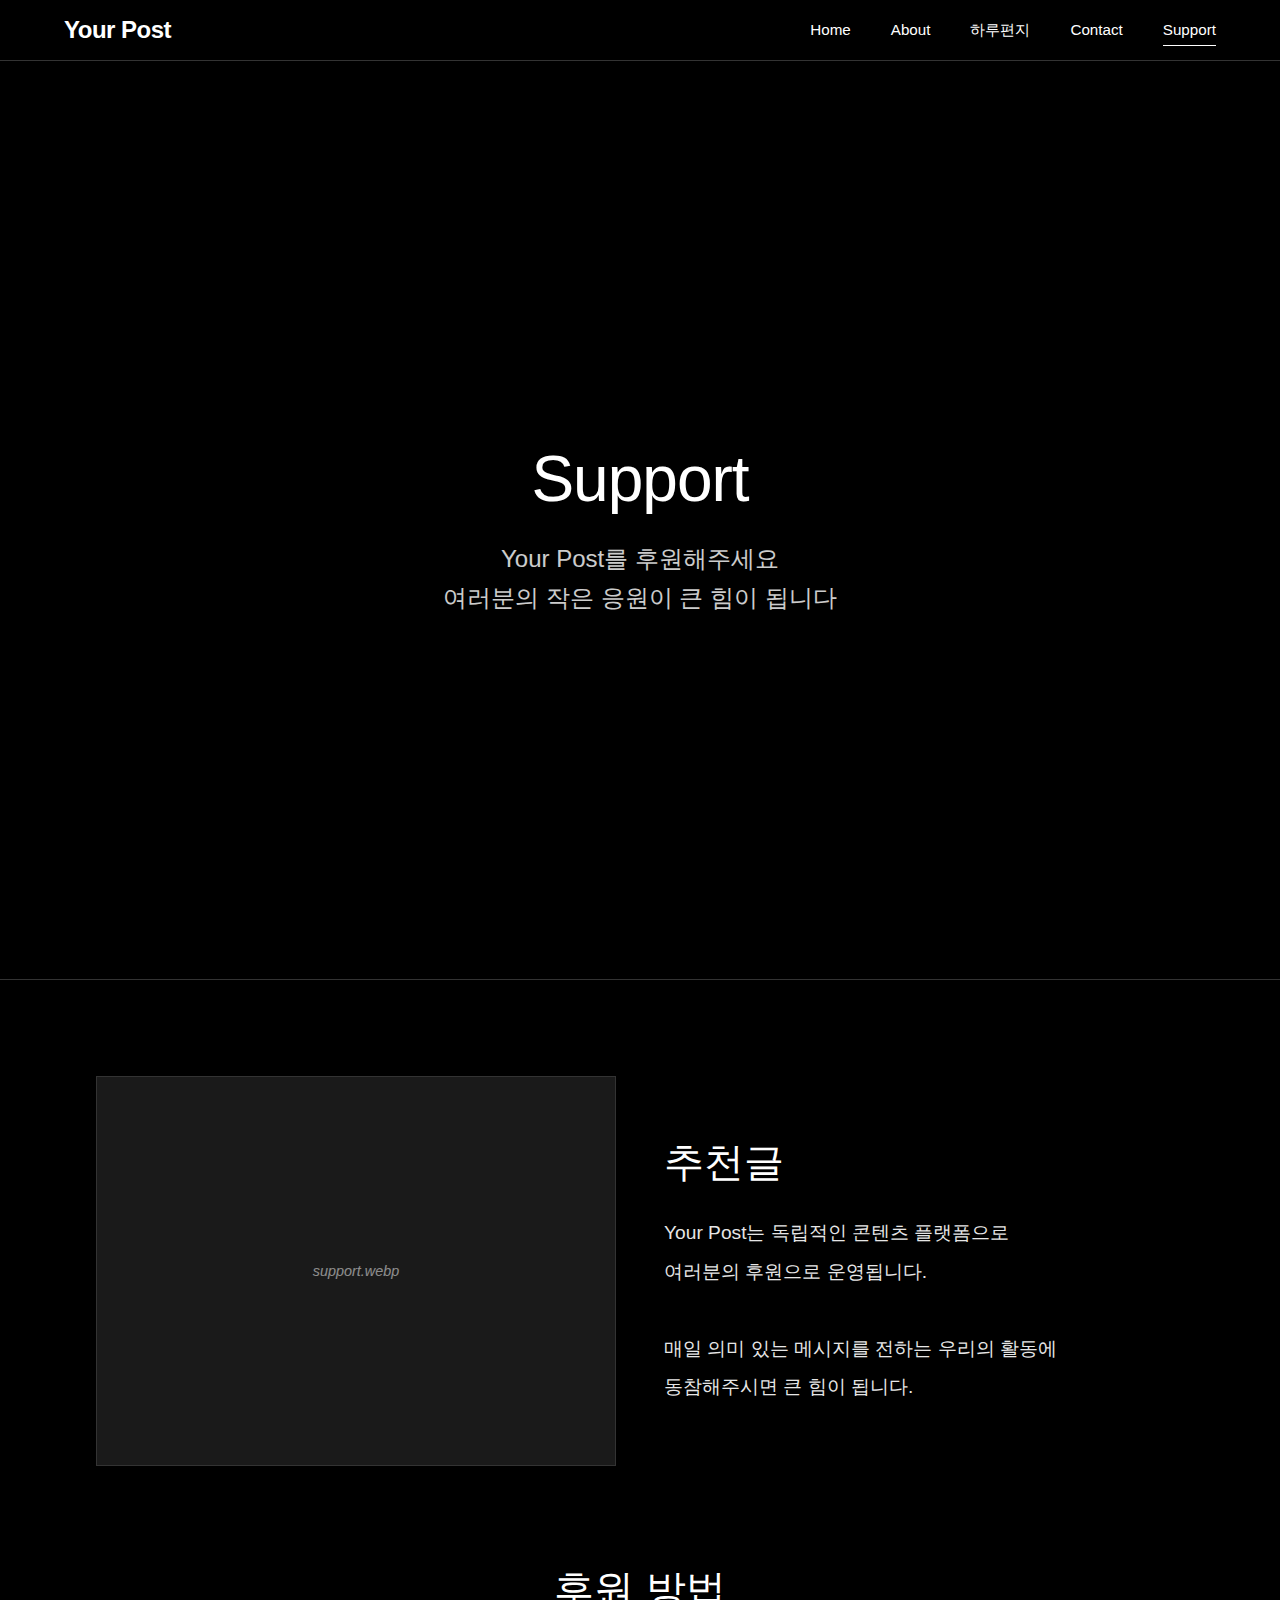
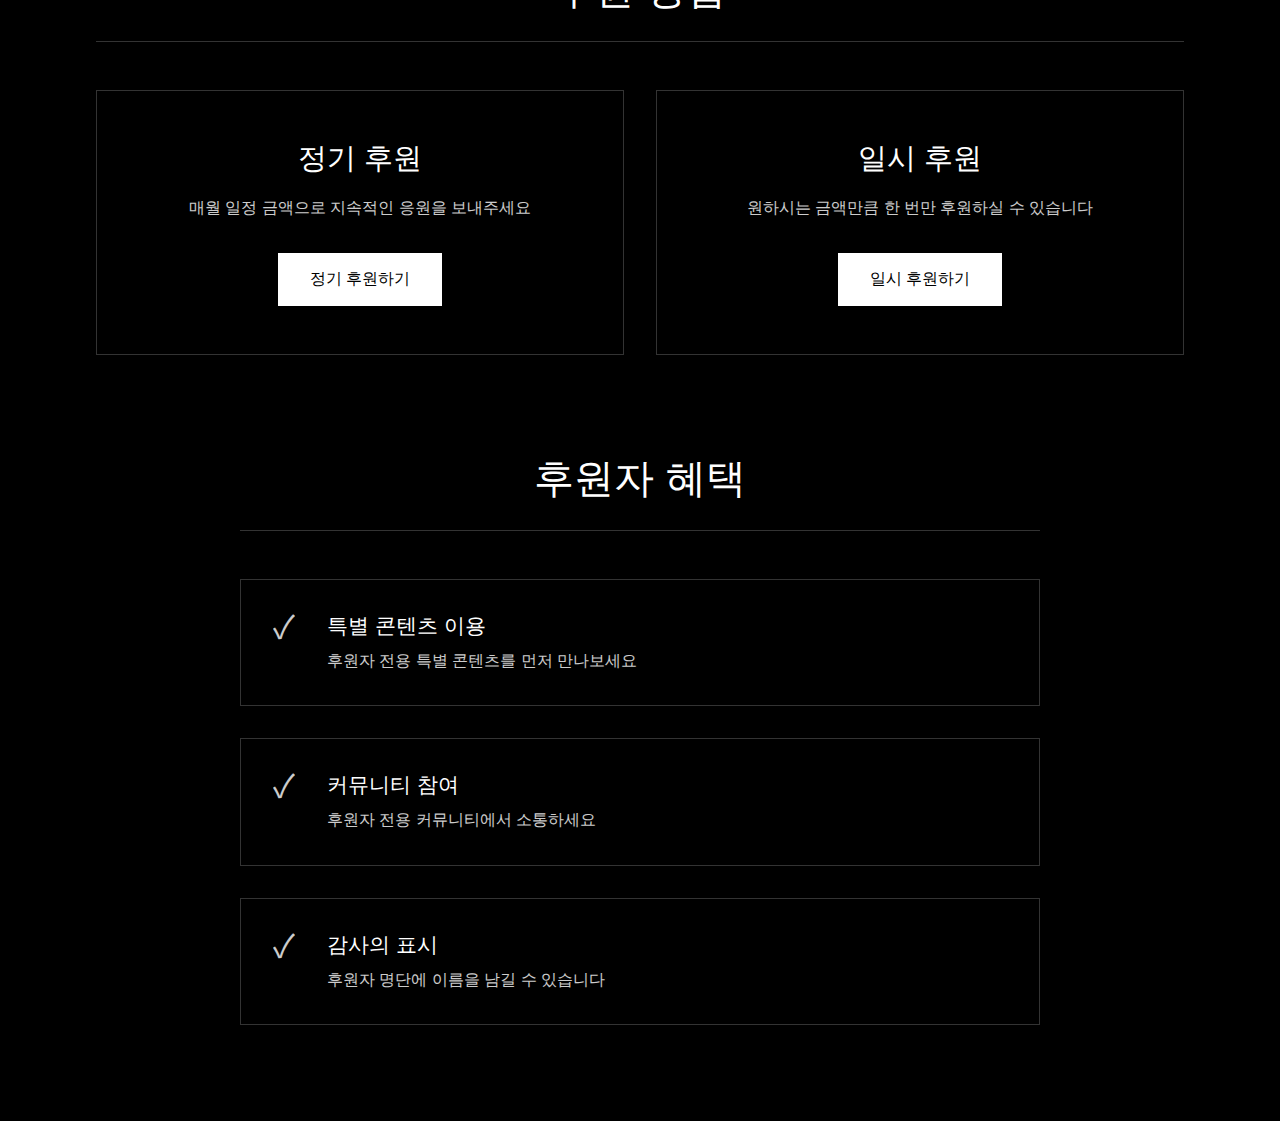
<file: support.html>
<!DOCTYPE html>
<html lang="ko">
<head>
    <meta charset="UTF-8">
    <meta name="viewport" content="width=device-width, initial-scale=1.0">
    <title>Support - Your Post</title>
    <meta name="description" content="Your Post 후원 안내">
    
    <style>
        * {
            margin: 0;
            padding: 0;
            box-sizing: border-box;
        }

        body {
            font-family: 'Inter', -apple-system, BlinkMacSystemFont, 'Segoe UI', 'Roboto', sans-serif;
            -webkit-font-smoothing: antialiased;
            -moz-osx-font-smoothing: grayscale;
            background-color: #000;
            color: #fff;
            overflow-x: hidden;
        }

        a {
            color: inherit;
            text-decoration: none;
        }

        ul {
            list-style: none;
        }

        button {
            cursor: pointer;
            border: none;
            background: none;
            color: inherit;
            font-family: inherit;
        }

        /* Navigation */
        .navigation {
            position: fixed;
            top: 0;
            left: 0;
            right: 0;
            background-color: #000;
            border-bottom: 1px solid #333;
            z-index: 1000;
            padding: 1rem 0;
        }

        .nav-container {
            max-width: 100%;
            margin: 0 auto;
            padding: 0 4rem;
            display: flex;
            justify-content: space-between;
            align-items: center;
        }

        .nav-logo {
            display: flex;
            align-items: center;
        }

        .logo-text {
            font-size: 1.5rem;
            font-weight: 600;
            letter-spacing: -0.5px;
        }

        .nav-toggle {
            display: none;
            width: 30px;
            height: 30px;
            cursor: pointer;
            z-index: 1001;
        }

        .hamburger {
            display: block;
            position: relative;
            width: 100%;
            height: 100%;
        }

        .hamburger span {
            display: block;
            position: absolute;
            height: 2px;
            width: 100%;
            background: #fff;
            border-radius: 2px;
            opacity: 1;
            left: 0;
            transform: rotate(0deg);
            transition: 0.25s ease-in-out;
        }

        .hamburger span:nth-child(1) { top: 6px; }
        .hamburger span:nth-child(2) { top: 14px; }
        .hamburger span:nth-child(3) { top: 22px; }

        .hamburger.open span:nth-child(1) {
            top: 14px;
            transform: rotate(135deg);
        }

        .hamburger.open span:nth-child(2) {
            opacity: 0;
            left: -60px;
        }

        .hamburger.open span:nth-child(3) {
            top: 14px;
            transform: rotate(-135deg);
        }

        .nav-menu {
            display: flex;
            gap: 2.5rem;
            align-items: center;
        }

        .nav-link {
            position: relative;
            font-size: 0.95rem;
            font-weight: 400;
            transition: color 0.3s ease;
            padding: 0.5rem 0;
        }

        .nav-link:hover {
            color: #aaa;
        }

        .nav-link.active {
            color: #fff;
            font-weight: 500;
        }

        .nav-link.active::after {
            content: '';
            position: absolute;
            bottom: 0;
            left: 0;
            right: 0;
            height: 1px;
            background-color: #fff;
        }

        /* Main Content */
        .main-content {
            padding-top: 80px;
            min-height: 100vh;
        }

        /* Hero */
        .support-hero {
            min-height: 100vh;
            display: flex;
            align-items: center;
            justify-content: center;
            padding: 4rem 2rem;
            text-align: center;
            border-bottom: 1px solid #333;
        }

        .support-hero-content {
            max-width: 800px;
        }

        .page-title {
            font-size: clamp(2.5rem, 6vw, 4rem);
            font-weight: 300;
            margin-bottom: 1.5rem;
            letter-spacing: -1px;
        }

        .page-subtitle {
            font-size: clamp(1.1rem, 2vw, 1.5rem);
            font-weight: 300;
            opacity: 0.8;
            line-height: 1.6;
        }

        /* Content Section */
        .support-content-section {
            padding: 6rem 2rem;
        }

        .content-container {
            width: 100%;
            max-width: 100%;
            margin: 0 auto;
            padding: 0 4rem;
        }

        .support-intro {
            margin: 0 auto 6rem;
            display: grid;
            grid-template-columns: 1fr 1fr;
            gap: 3rem;
            align-items: center;
        }

        .support-image-placeholder {
            aspect-ratio: 4 / 3;
            background-color: #1a1a1a;
            border: 1px solid #333;
            display: flex;
            align-items: center;
            justify-content: center;
        }

        .image-label {
            font-size: 0.9rem;
            opacity: 0.5;
            font-style: italic;
        }

        .intro-content {
            text-align: left;
        }

        .intro-title {
            font-size: clamp(1.8rem, 4vw, 2.5rem);
            font-weight: 300;
            margin-bottom: 1.5rem;
        }

        .intro-text {
            font-size: clamp(1rem, 2vw, 1.2rem);
            line-height: 2;
            opacity: 0.9;
            font-weight: 300;
        }

        .support-methods {
            margin-bottom: 6rem;
        }

        .methods-title {
            font-size: clamp(2rem, 4vw, 2.5rem);
            font-weight: 300;
            margin-bottom: 3rem;
            text-align: center;
            padding-bottom: 1.5rem;
            border-bottom: 1px solid #333;
        }

        .methods-grid {
            display: grid;
            grid-template-columns: repeat(auto-fit, minmax(300px, 1fr));
            gap: 2rem;
        }

        .method-card {
            padding: 3rem;
            border: 1px solid #333;
            text-align: center;
            transition: all 0.3s ease;
        }

        .method-card:hover {
            border-color: #666;
            transform: translateY(-5px);
        }

        .method-title {
            font-size: 1.8rem;
            font-weight: 400;
            margin-bottom: 1rem;
        }

        .method-description {
            font-size: 1rem;
            line-height: 1.6;
            opacity: 0.8;
            margin-bottom: 2rem;
            font-weight: 300;
        }

        .method-button {
            padding: 1rem 2rem;
            font-size: 1rem;
            font-weight: 400;
            background-color: #fff;
            color: #000;
            border: none;
            cursor: pointer;
            transition: all 0.3s ease;
        }

        .method-button:hover {
            background-color: #ddd;
            transform: translateY(-2px);
        }

        .supporters-section {
            max-width: 800px;
            margin: 0 auto;
        }

        .supporters-title {
            font-size: clamp(2rem, 4vw, 2.5rem);
            font-weight: 300;
            margin-bottom: 3rem;
            text-align: center;
            padding-bottom: 1.5rem;
            border-bottom: 1px solid #333;
        }

        .benefits-list {
            display: flex;
            flex-direction: column;
            gap: 2rem;
        }

        .benefit-item {
            display: flex;
            gap: 2rem;
            align-items: flex-start;
            padding: 2rem;
            border: 1px solid #333;
            transition: all 0.3s ease;
        }

        .benefit-item:hover {
            border-color: #666;
            transform: translateX(10px);
        }

        .benefit-icon {
            font-size: 2rem;
            line-height: 1;
            opacity: 0.8;
        }

        .benefit-text {
            flex: 1;
        }

        .benefit-title {
            font-size: 1.3rem;
            font-weight: 400;
            margin-bottom: 0.5rem;
        }

        .benefit-description {
            font-size: 1rem;
            line-height: 1.6;
            opacity: 0.8;
            font-weight: 300;
        }

        /* Mobile Styles */
        @media (max-width: 768px) {
            .nav-container {
                padding: 0 1.5rem;
            }

            .logo-text {
                font-size: 1.25rem;
            }

            .nav-toggle {
                display: block;
            }

            .nav-menu {
                position: fixed;
                top: 70px;
                left: 0;
                right: 0;
                flex-direction: column;
                background-color: #000;
                border-top: 1px solid #333;
                padding: 2rem 0;
                gap: 1.5rem;
                transform: translateX(-100%);
                transition: transform 0.3s ease;
                height: calc(100vh - 70px);
            }

            .nav-menu.active {
                transform: translateX(0);
            }

            .nav-item {
                width: 100%;
                text-align: center;
            }

            .nav-link {
                font-size: 1.1rem;
                display: block;
                padding: 1rem;
            }

            .main-content {
                padding-top: 70px;
            }

            .support-hero {
                min-height: 40vh;
                padding: 3rem 1.5rem;
            }

            .support-content-section {
                padding: 4rem 1.5rem;
            }

            .support-intro {
                grid-template-columns: 1fr;
                gap: 2rem;
                margin-bottom: 4rem;
            }

            .intro-content {
                text-align: center;
            }

            .support-methods {
                margin-bottom: 4rem;
            }

            .methods-grid {
                grid-template-columns: 1fr;
            }

            .method-card {
                padding: 2rem;
            }

            .method-button {
                width: 100%;
            }

            .benefit-item {
                flex-direction: column;
                gap: 1rem;
                padding: 1.5rem;
                text-align: center;
            }

            .benefit-item:hover {
                transform: translateY(-5px);
            }
        }
    </style>
</head>
<body>
    <!-- Navigation -->
    <nav class="navigation">
        <div class="nav-container">
            <a href="index.html" class="nav-logo">
                <span class="logo-text">Your Post</span>
            </a>

            <button class="nav-toggle" id="navToggle">
                <span class="hamburger" id="hamburger">
                    <span></span>
                    <span></span>
                    <span></span>
                </span>
            </button>

            <ul class="nav-menu" id="navMenu">
                <li class="nav-item">
                    <a href="index.html" class="nav-link">Home</a>
                </li>
                <li class="nav-item">
                    <a href="about.html" class="nav-link">About</a>
                </li>
                <li class="nav-item">
                    <a href="onedaypost.html" class="nav-link">하루편지</a>
                </li>
                <li class="nav-item">
                    <a href="contact.html" class="nav-link">Contact</a>
                </li>
                <li class="nav-item">
                    <a href="support.html" class="nav-link active">Support</a>
                </li>
            </ul>
        </div>
    </nav>

    <!-- Main Content -->
    <main class="main-content">
        <!-- Hero -->
        <section class="support-hero">
            <div class="support-hero-content">
                <h1 class="page-title">Support</h1>
                <p class="page-subtitle">
                    Your Post를 후원해주세요<br>
                    여러분의 작은 응원이 큰 힘이 됩니다
                </p>
            </div>
        </section>

        <!-- Content Section -->
        <section class="support-content-section">
            <div class="content-container">
                <div class="support-intro">
                    <div class="support-image-placeholder">
                        <span class="image-label">support.webp</span>
                    </div>
                    <div class="intro-content">
                        <h2 class="intro-title">추천글</h2>
                        <p class="intro-text">
                            Your Post는 독립적인 콘텐츠 플랫폼으로<br>
                            여러분의 후원으로 운영됩니다.<br>
                            <br>
                            매일 의미 있는 메시지를 전하는 우리의 활동에<br>
                            동참해주시면 큰 힘이 됩니다.
                        </p>
                    </div>
                </div>

                <div class="support-methods">
                    <h2 class="methods-title">후원 방법</h2>
                    <div class="methods-grid">
                        <div class="method-card">
                            <h3 class="method-title">정기 후원</h3>
                            <p class="method-description">
                                매월 일정 금액으로 지속적인 응원을 보내주세요
                            </p>
                            <button class="method-button" onclick="alert('정기 후원 기능은 준비 중입니다!')">정기 후원하기</button>
                        </div>
                        <div class="method-card">
                            <h3 class="method-title">일시 후원</h3>
                            <p class="method-description">
                                원하시는 금액만큼 한 번만 후원하실 수 있습니다
                            </p>
                            <button class="method-button" onclick="alert('일시 후원 기능은 준비 중입니다!')">일시 후원하기</button>
                        </div>
                    </div>
                </div>

                <div class="supporters-section">
                    <h2 class="supporters-title">후원자 혜택</h2>
                    <div class="benefits-list">
                        <div class="benefit-item">
                            <div class="benefit-icon">✓</div>
                            <div class="benefit-text">
                                <h4 class="benefit-title">특별 콘텐츠 이용</h4>
                                <p class="benefit-description">
                                    후원자 전용 특별 콘텐츠를 먼저 만나보세요
                                </p>
                            </div>
                        </div>
                        <div class="benefit-item">
                            <div class="benefit-icon">✓</div>
                            <div class="benefit-text">
                                <h4 class="benefit-title">커뮤니티 참여</h4>
                                <p class="benefit-description">
                                    후원자 전용 커뮤니티에서 소통하세요
                                </p>
                            </div>
                        </div>
                        <div class="benefit-item">
                            <div class="benefit-icon">✓</div>
                            <div class="benefit-text">
                                <h4 class="benefit-title">감사의 표시</h4>
                                <p class="benefit-description">
                                    후원자 명단에 이름을 남길 수 있습니다
                                </p>
                            </div>
                        </div>
                    </div>
                </div>
            </div>
        </section>
    </main>

    <script>
        // Mobile Menu Toggle
        const navToggle = document.getElementById('navToggle');
        const navMenu = document.getElementById('navMenu');
        const hamburger = document.getElementById('hamburger');

        navToggle.addEventListener('click', function() {
            navMenu.classList.toggle('active');
            hamburger.classList.toggle('open');
        });

        // Close menu when clicking a link
        const navLinks = document.querySelectorAll('.nav-link');
        navLinks.forEach(link => {
            link.addEventListener('click', function() {
                navMenu.classList.remove('active');
                hamburger.classList.remove('open');
            });
        });

        // Close menu when clicking outside
        document.addEventListener('click', function(event) {
            const isClickInsideNav = navToggle.contains(event.target) || navMenu.contains(event.target);
            if (!isClickInsideNav && navMenu.classList.contains('active')) {
                navMenu.classList.remove('active');
                hamburger.classList.remove('open');
            }
        });
    </script>
    <!-- index.html 맨 끝, </body> 바로 위 -->
<script>
function showPage(pageId) {
    const pages = document.querySelectorAll('main');
    pages.forEach(p => p.classList.remove('active'));
    
    const target = document.getElementById(pageId);
    if (target) {
        target.classList.add('active');
        window.scrollTo(0, 0);
    }
    
    // 모바일 메뉴 닫기
    const menu = document.getElementById('navLinks');
    const toggle = document.getElementById('menuToggle');
    if (menu) menu.classList.remove('active');
    if (toggle) toggle.classList.remove('active');
}
</script>
</body>
</html>
</file>
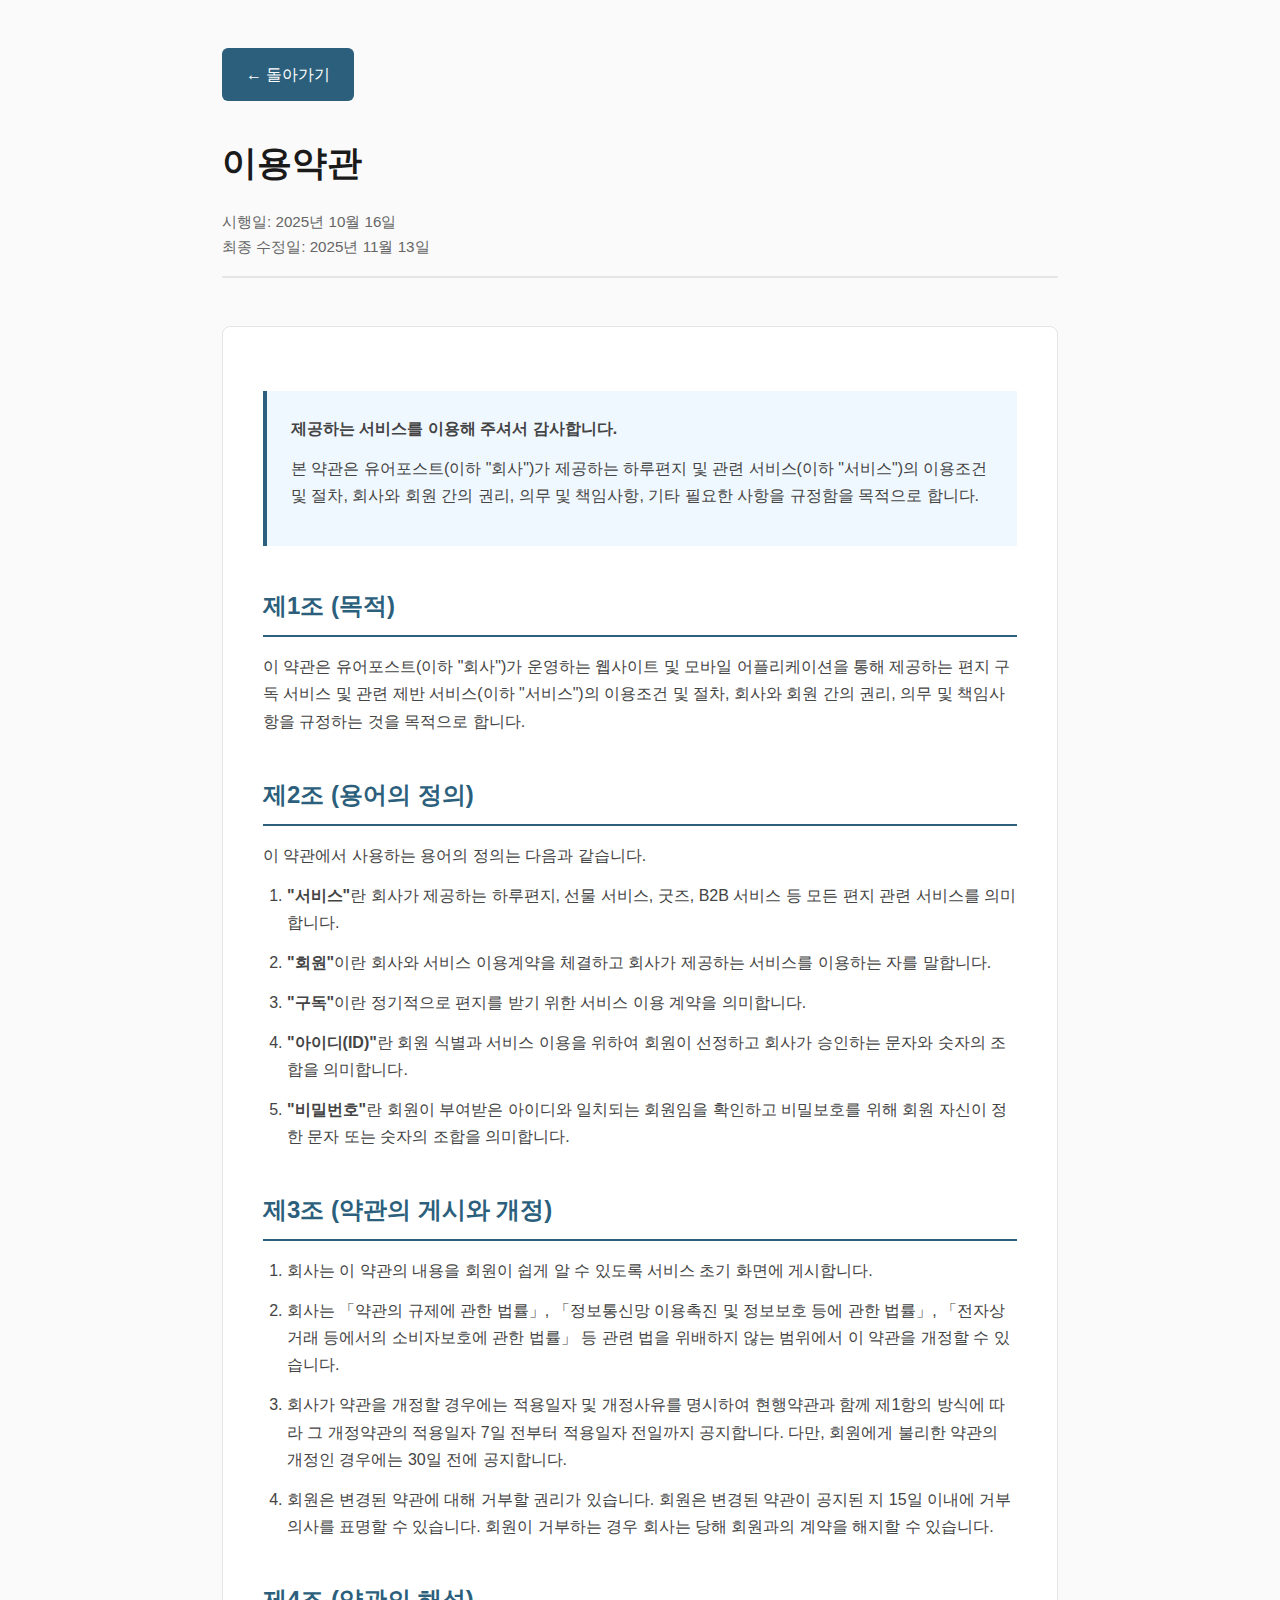
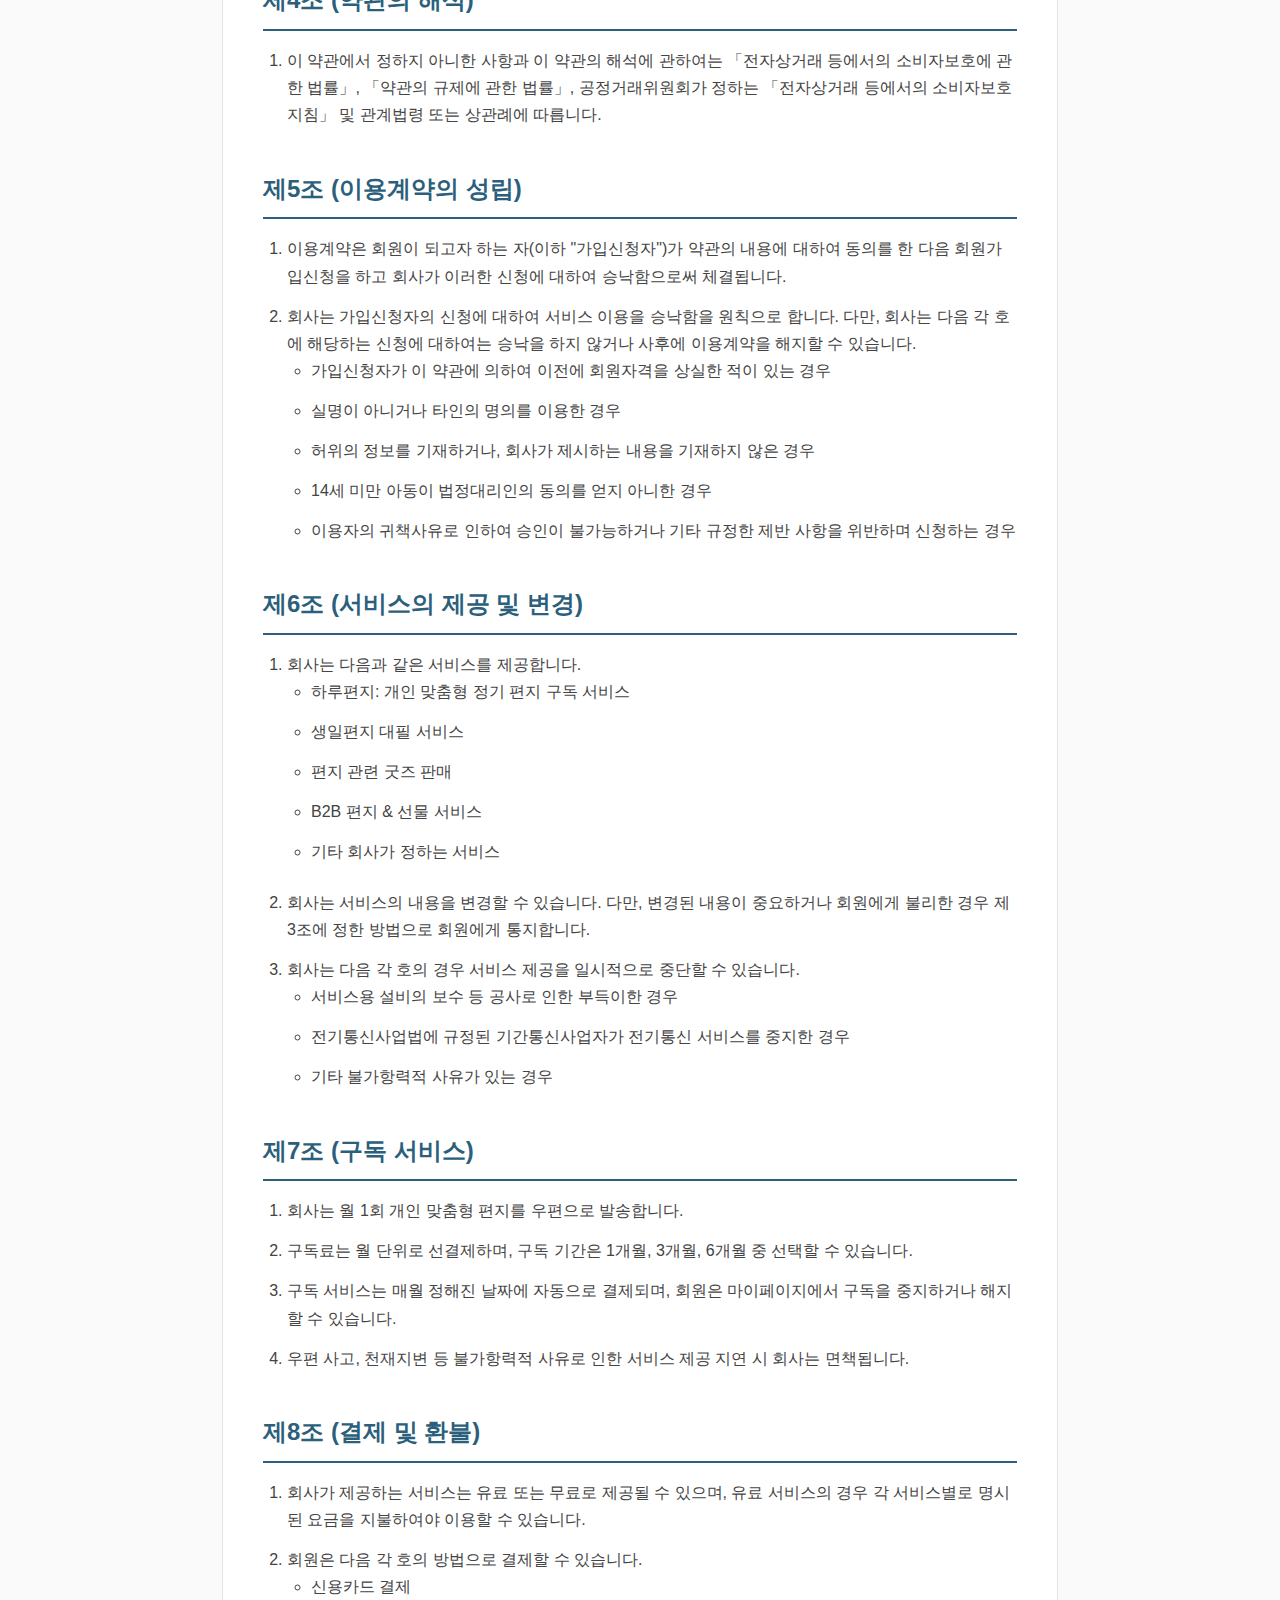
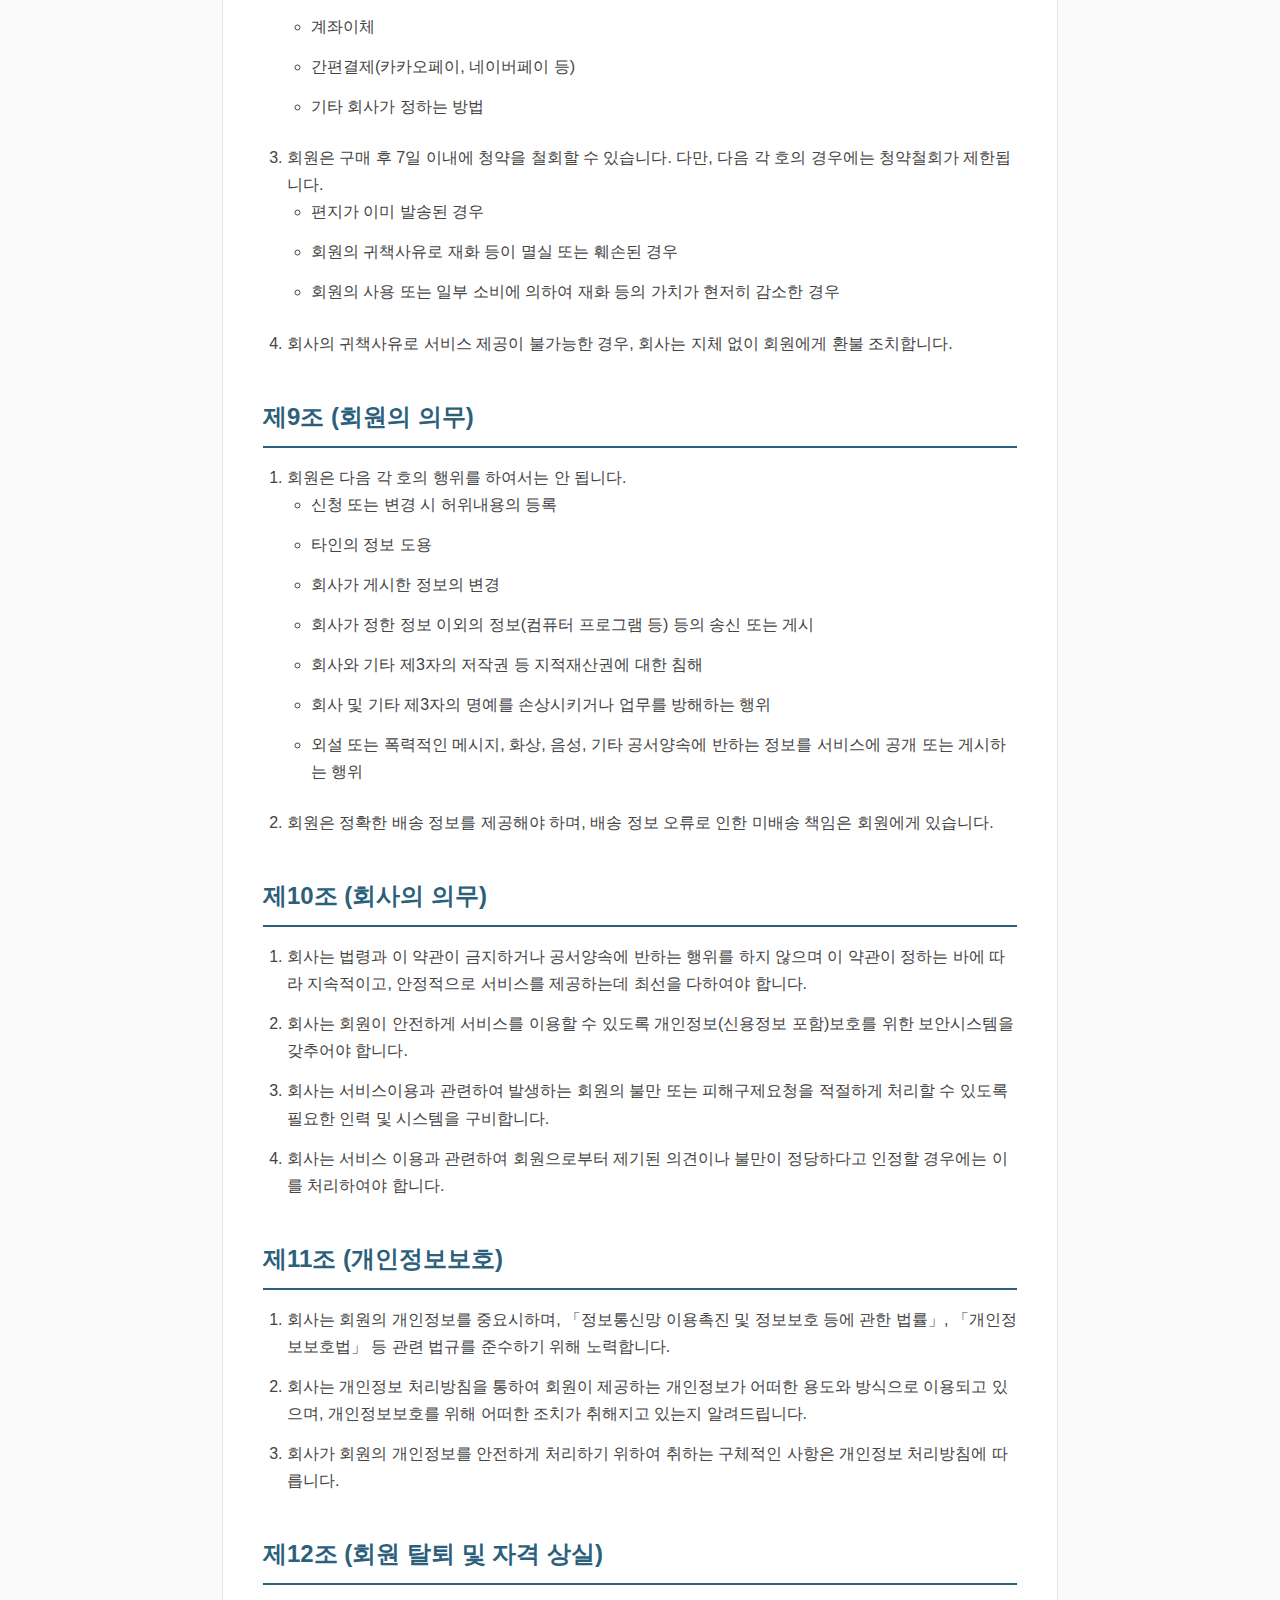
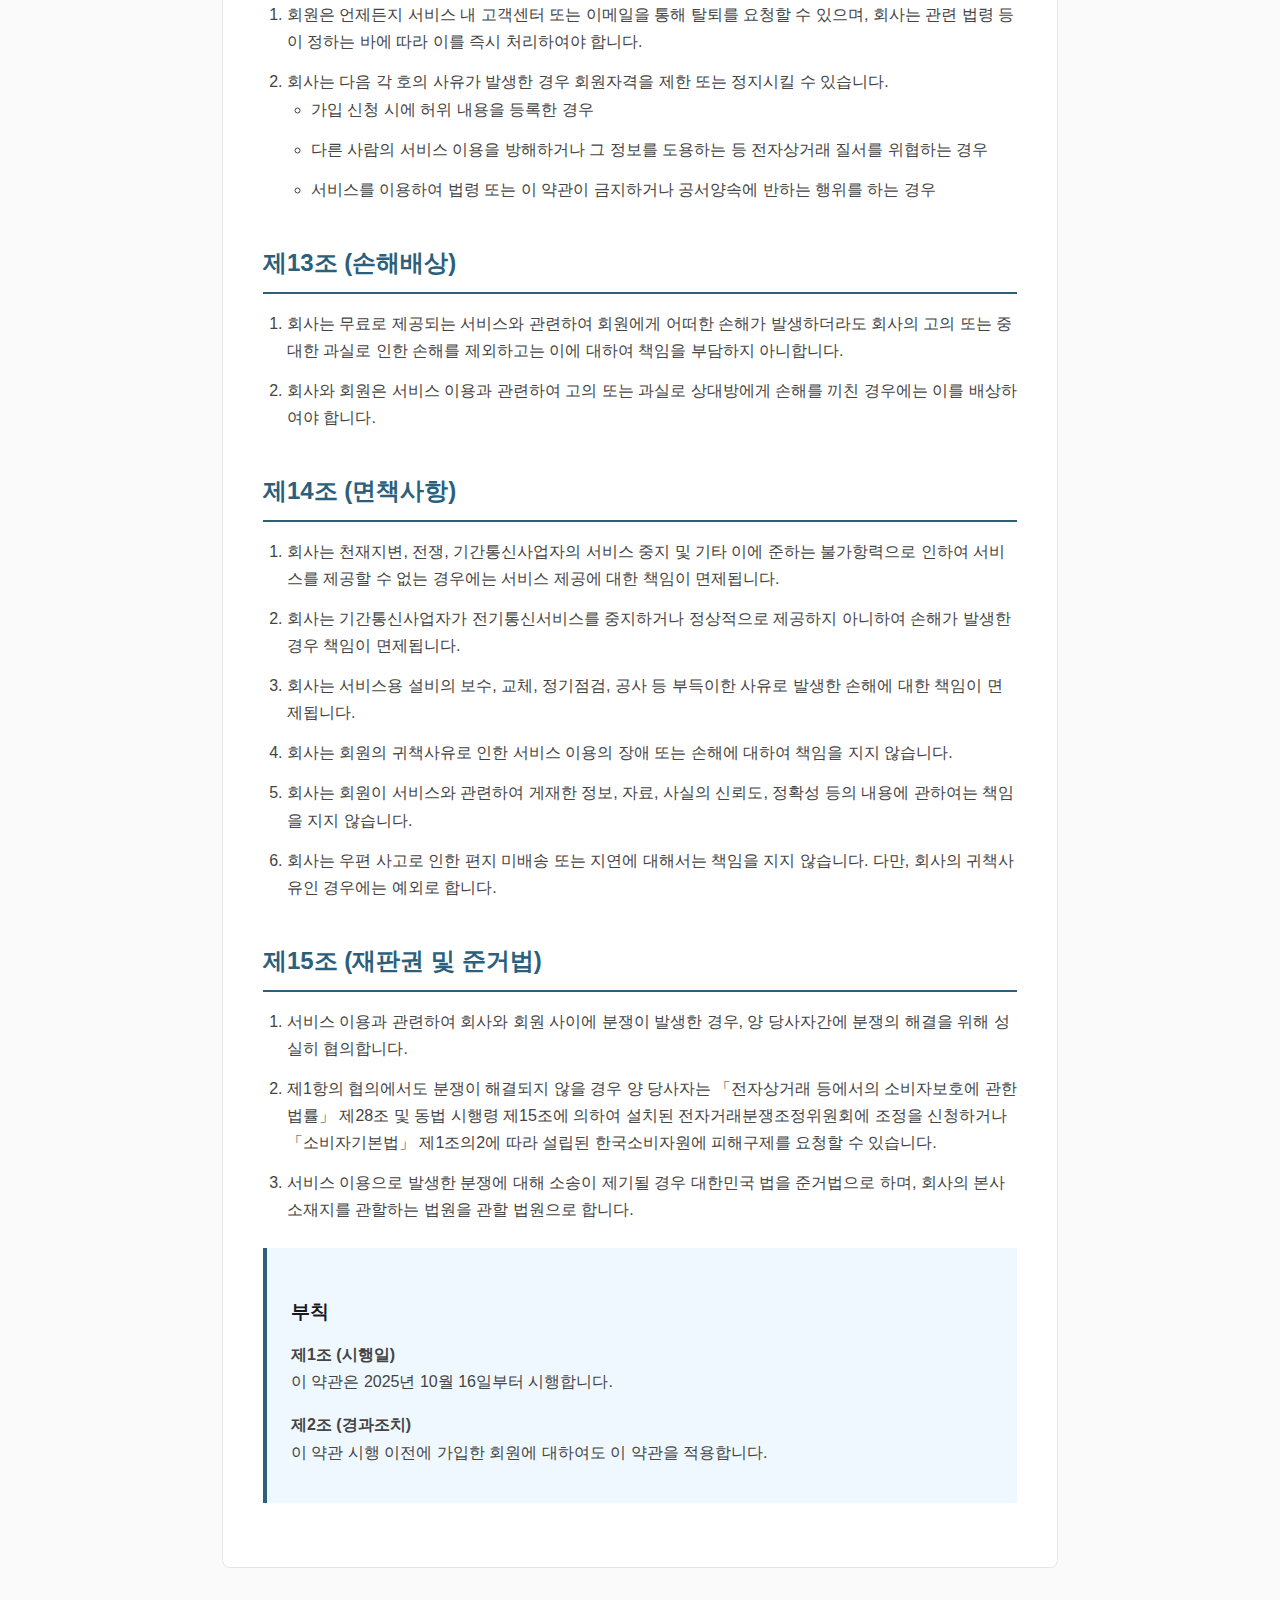
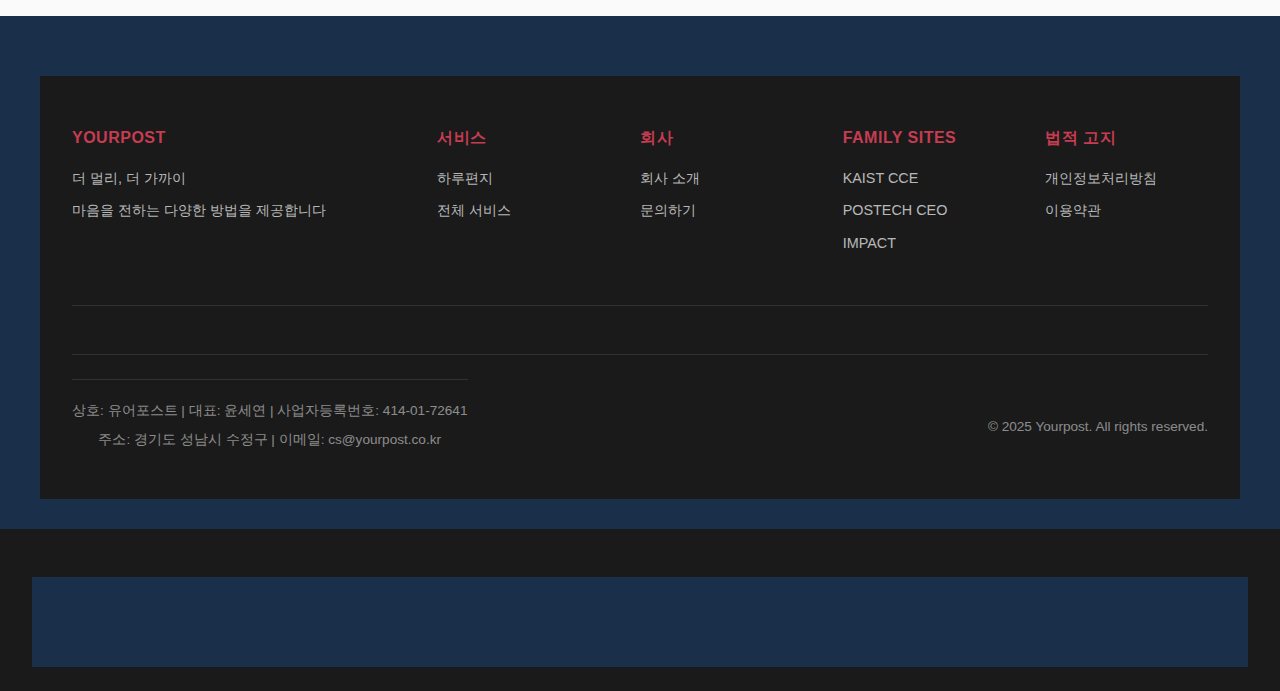
<file: terms.html>
<!DOCTYPE html>
<html lang="ko">
<head>
    <meta charset="UTF-8">
    <meta name="viewport" content="width=device-width, initial-scale=1.0">
    <title>이용약관 - Yourpost</title>
    <style>
        * {
            margin: 0;
            padding: 0;
            box-sizing: border-box;
        }

        body {
            font-family: -apple-system, BlinkMacSystemFont, 'Segoe UI', sans-serif;
            color: #333;
            background: #fafafa;
            line-height: 1.7;
        }

        .container {
            max-width: 900px;
            margin: 0 auto;
            padding: 3rem 2rem;
        }

        h1 {
            font-size: 2.2rem;
            margin-bottom: 1rem;
            color: #1a1a1a;
        }

        .update-date {
            color: #666;
            font-size: 0.95rem;
            margin-bottom: 3rem;
            padding-bottom: 1rem;
            border-bottom: 2px solid #e5e5e5;
        }

        .content {
            background: white;
            padding: 2.5rem;
            border-radius: 8px;
            border: 1px solid #e5e5e5;
        }

        h2 {
            font-size: 1.5rem;
            margin: 2.5rem 0 1rem;
            color: #2C5F7C;
            padding-bottom: 0.5rem;
            border-bottom: 2px solid #2C5F7C;
        }

        h3 {
            font-size: 1.2rem;
            margin: 1.5rem 0 0.8rem;
            color: #1a1a1a;
        }

        p, li {
            margin-bottom: 0.8rem;
            color: #444;
        }

        ol, ul {
            margin-left: 1.5rem;
            margin-bottom: 1.5rem;
        }

        .highlight {
            background: #f0f8ff;
            padding: 1.5rem;
            border-left: 4px solid #2C5F7C;
            margin: 1.5rem 0;
        }

        .back-btn {
            display: inline-block;
            padding: 0.8rem 1.5rem;
            background: #2C5F7C;
            color: white;
            text-decoration: none;
            border-radius: 6px;
            margin-bottom: 2rem;
            font-weight: 500;
        }

        .back-btn:hover {
            background: #234a61;
        }

        table {
            width: 100%;
            border-collapse: collapse;
            margin: 1.5rem 0;
        }

        th, td {
            padding: 1rem;
            border: 1px solid #ddd;
            text-align: left;
        }

        th {
            background: #f5f5f5;
            font-weight: 600;
        }

        @media (max-width: 768px) {
            .container {
                padding: 2rem 1.5rem;
            }

            .content {
                padding: 1.5rem;
            }

            h1 {
                font-size: 1.8rem;
            }

            h2 {
                font-size: 1.3rem;
            }
        }
        /* ===== FOOTER ===== */
#footer-container {
    background: #1a2f4a;
    color: rgba(255, 255, 255, 0.9);
    padding: 60px 40px 30px;
}

.footer-content {
    max-width: 1200px;
    margin: 0 auto;
}

.footer-main {
    display: grid;
    grid-template-columns: repeat(5, 1fr);
    gap: 40px;
    margin-bottom: 40px;
    border-bottom: 1px solid rgba(255, 255, 255, 0.1);
    padding-bottom: 40px;
}

.footer-section h4 {
    font-size: 14px;
    font-weight: 700;
    margin-bottom: 16px;
    text-transform: uppercase;
    letter-spacing: 0.5px;
}

.footer-section p {
    font-size: 13px;
    margin-bottom: 12px;
    line-height: 1.6;
}

.footer-desc {
    color: rgba(255, 255, 255, 0.7);
    font-size: 13px;
}

.footer-section a {
    display: block;
    font-size: 13px;
    color: rgba(255, 255, 255, 0.8);
    text-decoration: none;
    margin-bottom: 10px;
    transition: color 0.3s;
}

.footer-section a:hover {
    color: white;
}

.footer-bottom {
    text-align: center;
}

.company-info {
    margin-bottom: 16px;
    border-top: 1px solid rgba(255, 255, 255, 0.1);
    padding-top: 20px;
}

.company-info p {
    font-size: 12px;
    color: rgba(255, 255, 255, 0.7);
    margin-bottom: 8px;
}

.company-info a {
    color: rgba(255, 255, 255, 0.8);
    text-decoration: none;
}

.company-info a:hover {
    text-decoration: underline;
}

.copyright {
    font-size: 12px;
    color: rgba(255, 255, 255, 0.6);
    margin-top: 12px;
}

@media (max-width: 768px) {
    #footer-container {
        padding: 40px 24px 20px;
    }

    .footer-main {
        grid-template-columns: repeat(2, 1fr);
        gap: 30px;
    }
}

@media (max-width: 480px) {
    .footer-main {
        grid-template-columns: 1fr;
        gap: 20px;
    }
}
#footer-container {
    background: #1a2f4a;
    color: rgba(255, 255, 255, 0.9);
    padding: 60px 40px 30px;
}
    </style>
</head>
<body>
    <div class="container">
        <a href="index.html" class="back-btn">← 돌아가기</a>
        
        <h1>이용약관</h1>
        <div class="update-date">
            시행일: 2025년 10월 16일<br>
            최종 수정일: 2025년 11월 13일
        </div>

        <div class="content">
            <div class="highlight">
                <p><strong>제공하는 서비스를 이용해 주셔서 감사합니다.</strong></p>
                <p>본 약관은 유어포스트(이하 "회사")가 제공하는 하루편지 및 관련 서비스(이하 "서비스")의 이용조건 및 절차, 회사와 회원 간의 권리, 의무 및 책임사항, 기타 필요한 사항을 규정함을 목적으로 합니다.</p>
            </div>

            <h2>제1조 (목적)</h2>
            <p>이 약관은 유어포스트(이하 "회사")가 운영하는 웹사이트 및 모바일 어플리케이션을 통해 제공하는 편지 구독 서비스 및 관련 제반 서비스(이하 "서비스")의 이용조건 및 절차, 회사와 회원 간의 권리, 의무 및 책임사항을 규정하는 것을 목적으로 합니다.</p>

            <h2>제2조 (용어의 정의)</h2>
            <p>이 약관에서 사용하는 용어의 정의는 다음과 같습니다.</p>
            <ol>
                <li><strong>"서비스"</strong>란 회사가 제공하는 하루편지, 선물 서비스, 굿즈, B2B 서비스 등 모든 편지 관련 서비스를 의미합니다.</li>
                <li><strong>"회원"</strong>이란 회사와 서비스 이용계약을 체결하고 회사가 제공하는 서비스를 이용하는 자를 말합니다.</li>
                <li><strong>"구독"</strong>이란 정기적으로 편지를 받기 위한 서비스 이용 계약을 의미합니다.</li>
                <li><strong>"아이디(ID)"</strong>란 회원 식별과 서비스 이용을 위하여 회원이 선정하고 회사가 승인하는 문자와 숫자의 조합을 의미합니다.</li>
                <li><strong>"비밀번호"</strong>란 회원이 부여받은 아이디와 일치되는 회원임을 확인하고 비밀보호를 위해 회원 자신이 정한 문자 또는 숫자의 조합을 의미합니다.</li>
            </ol>

            <h2>제3조 (약관의 게시와 개정)</h2>
            <ol>
                <li>회사는 이 약관의 내용을 회원이 쉽게 알 수 있도록 서비스 초기 화면에 게시합니다.</li>
                <li>회사는 「약관의 규제에 관한 법률」, 「정보통신망 이용촉진 및 정보보호 등에 관한 법률」, 「전자상거래 등에서의 소비자보호에 관한 법률」 등 관련 법을 위배하지 않는 범위에서 이 약관을 개정할 수 있습니다.</li>
                <li>회사가 약관을 개정할 경우에는 적용일자 및 개정사유를 명시하여 현행약관과 함께 제1항의 방식에 따라 그 개정약관의 적용일자 7일 전부터 적용일자 전일까지 공지합니다. 다만, 회원에게 불리한 약관의 개정인 경우에는 30일 전에 공지합니다.</li>
                <li>회원은 변경된 약관에 대해 거부할 권리가 있습니다. 회원은 변경된 약관이 공지된 지 15일 이내에 거부의사를 표명할 수 있습니다. 회원이 거부하는 경우 회사는 당해 회원과의 계약을 해지할 수 있습니다.</li>
            </ol>

            <h2>제4조 (약관의 해석)</h2>
            <ol>
                <li>이 약관에서 정하지 아니한 사항과 이 약관의 해석에 관하여는 「전자상거래 등에서의 소비자보호에 관한 법률」, 「약관의 규제에 관한 법률」, 공정거래위원회가 정하는 「전자상거래 등에서의 소비자보호지침」 및 관계법령 또는 상관례에 따릅니다.</li>
            </ol>

            <h2>제5조 (이용계약의 성립)</h2>
            <ol>
                <li>이용계약은 회원이 되고자 하는 자(이하 "가입신청자")가 약관의 내용에 대하여 동의를 한 다음 회원가입신청을 하고 회사가 이러한 신청에 대하여 승낙함으로써 체결됩니다.</li>
                <li>회사는 가입신청자의 신청에 대하여 서비스 이용을 승낙함을 원칙으로 합니다. 다만, 회사는 다음 각 호에 해당하는 신청에 대하여는 승낙을 하지 않거나 사후에 이용계약을 해지할 수 있습니다.
                    <ul>
                        <li>가입신청자가 이 약관에 의하여 이전에 회원자격을 상실한 적이 있는 경우</li>
                        <li>실명이 아니거나 타인의 명의를 이용한 경우</li>
                        <li>허위의 정보를 기재하거나, 회사가 제시하는 내용을 기재하지 않은 경우</li>
                        <li>14세 미만 아동이 법정대리인의 동의를 얻지 아니한 경우</li>
                        <li>이용자의 귀책사유로 인하여 승인이 불가능하거나 기타 규정한 제반 사항을 위반하며 신청하는 경우</li>
                    </ul>
                </li>
            </ol>

            <h2>제6조 (서비스의 제공 및 변경)</h2>
            <ol>
                <li>회사는 다음과 같은 서비스를 제공합니다.
                    <ul>
                        <li>하루편지: 개인 맞춤형 정기 편지 구독 서비스</li>
                        <li>생일편지 대필 서비스</li>
                        <li>편지 관련 굿즈 판매</li>
                        <li>B2B 편지 & 선물 서비스</li>
                        <li>기타 회사가 정하는 서비스</li>
                    </ul>
                </li>
                <li>회사는 서비스의 내용을 변경할 수 있습니다. 다만, 변경된 내용이 중요하거나 회원에게 불리한 경우 제3조에 정한 방법으로 회원에게 통지합니다.</li>
                <li>회사는 다음 각 호의 경우 서비스 제공을 일시적으로 중단할 수 있습니다.
                    <ul>
                        <li>서비스용 설비의 보수 등 공사로 인한 부득이한 경우</li>
                        <li>전기통신사업법에 규정된 기간통신사업자가 전기통신 서비스를 중지한 경우</li>
                        <li>기타 불가항력적 사유가 있는 경우</li>
                    </ul>
                </li>
            </ol>

            <h2>제7조 (구독 서비스)</h2>
            <ol>
                <li>회사는 월 1회 개인 맞춤형 편지를 우편으로 발송합니다.</li>
                <li>구독료는 월 단위로 선결제하며, 구독 기간은 1개월, 3개월, 6개월 중 선택할 수 있습니다.</li>
                <li>구독 서비스는 매월 정해진 날짜에 자동으로 결제되며, 회원은 마이페이지에서 구독을 중지하거나 해지할 수 있습니다.</li>
                <li>우편 사고, 천재지변 등 불가항력적 사유로 인한 서비스 제공 지연 시 회사는 면책됩니다.</li>
            </ol>

            <h2>제8조 (결제 및 환불)</h2>
            <ol>
                <li>회사가 제공하는 서비스는 유료 또는 무료로 제공될 수 있으며, 유료 서비스의 경우 각 서비스별로 명시된 요금을 지불하여야 이용할 수 있습니다.</li>
                <li>회원은 다음 각 호의 방법으로 결제할 수 있습니다.
                    <ul>
                        <li>신용카드 결제</li>
                        <li>계좌이체</li>
                        <li>간편결제(카카오페이, 네이버페이 등)</li>
                        <li>기타 회사가 정하는 방법</li>
                    </ul>
                </li>
                <li>회원은 구매 후 7일 이내에 청약을 철회할 수 있습니다. 다만, 다음 각 호의 경우에는 청약철회가 제한됩니다.
                    <ul>
                        <li>편지가 이미 발송된 경우</li>
                        <li>회원의 귀책사유로 재화 등이 멸실 또는 훼손된 경우</li>
                        <li>회원의 사용 또는 일부 소비에 의하여 재화 등의 가치가 현저히 감소한 경우</li>
                    </ul>
                </li>
                <li>회사의 귀책사유로 서비스 제공이 불가능한 경우, 회사는 지체 없이 회원에게 환불 조치합니다.</li>
            </ol>

            <h2>제9조 (회원의 의무)</h2>
            <ol>
                <li>회원은 다음 각 호의 행위를 하여서는 안 됩니다.
                    <ul>
                        <li>신청 또는 변경 시 허위내용의 등록</li>
                        <li>타인의 정보 도용</li>
                        <li>회사가 게시한 정보의 변경</li>
                        <li>회사가 정한 정보 이외의 정보(컴퓨터 프로그램 등) 등의 송신 또는 게시</li>
                        <li>회사와 기타 제3자의 저작권 등 지적재산권에 대한 침해</li>
                        <li>회사 및 기타 제3자의 명예를 손상시키거나 업무를 방해하는 행위</li>
                        <li>외설 또는 폭력적인 메시지, 화상, 음성, 기타 공서양속에 반하는 정보를 서비스에 공개 또는 게시하는 행위</li>
                    </ul>
                </li>
                <li>회원은 정확한 배송 정보를 제공해야 하며, 배송 정보 오류로 인한 미배송 책임은 회원에게 있습니다.</li>
            </ol>

            <h2>제10조 (회사의 의무)</h2>
            <ol>
                <li>회사는 법령과 이 약관이 금지하거나 공서양속에 반하는 행위를 하지 않으며 이 약관이 정하는 바에 따라 지속적이고, 안정적으로 서비스를 제공하는데 최선을 다하여야 합니다.</li>
                <li>회사는 회원이 안전하게 서비스를 이용할 수 있도록 개인정보(신용정보 포함)보호를 위한 보안시스템을 갖추어야 합니다.</li>
                <li>회사는 서비스이용과 관련하여 발생하는 회원의 불만 또는 피해구제요청을 적절하게 처리할 수 있도록 필요한 인력 및 시스템을 구비합니다.</li>
                <li>회사는 서비스 이용과 관련하여 회원으로부터 제기된 의견이나 불만이 정당하다고 인정할 경우에는 이를 처리하여야 합니다.</li>
            </ol>

            <h2>제11조 (개인정보보호)</h2>
            <ol>
                <li>회사는 회원의 개인정보를 중요시하며, 「정보통신망 이용촉진 및 정보보호 등에 관한 법률」, 「개인정보보호법」 등 관련 법규를 준수하기 위해 노력합니다.</li>
                <li>회사는 개인정보 처리방침을 통하여 회원이 제공하는 개인정보가 어떠한 용도와 방식으로 이용되고 있으며, 개인정보보호를 위해 어떠한 조치가 취해지고 있는지 알려드립니다.</li>
                <li>회사가 회원의 개인정보를 안전하게 처리하기 위하여 취하는 구체적인 사항은 개인정보 처리방침에 따릅니다.</li>
            </ol>

            <h2>제12조 (회원 탈퇴 및 자격 상실)</h2>
            <ol>
                <li>회원은 언제든지 서비스 내 고객센터 또는 이메일을 통해 탈퇴를 요청할 수 있으며, 회사는 관련 법령 등이 정하는 바에 따라 이를 즉시 처리하여야 합니다.</li>
                <li>회사는 다음 각 호의 사유가 발생한 경우 회원자격을 제한 또는 정지시킬 수 있습니다.
                    <ul>
                        <li>가입 신청 시에 허위 내용을 등록한 경우</li>
                        <li>다른 사람의 서비스 이용을 방해하거나 그 정보를 도용하는 등 전자상거래 질서를 위협하는 경우</li>
                        <li>서비스를 이용하여 법령 또는 이 약관이 금지하거나 공서양속에 반하는 행위를 하는 경우</li>
                    </ul>
                </li>
            </ol>

            <h2>제13조 (손해배상)</h2>
            <ol>
                <li>회사는 무료로 제공되는 서비스와 관련하여 회원에게 어떠한 손해가 발생하더라도 회사의 고의 또는 중대한 과실로 인한 손해를 제외하고는 이에 대하여 책임을 부담하지 아니합니다.</li>
                <li>회사와 회원은 서비스 이용과 관련하여 고의 또는 과실로 상대방에게 손해를 끼친 경우에는 이를 배상하여야 합니다.</li>
            </ol>

            <h2>제14조 (면책사항)</h2>
            <ol>
                <li>회사는 천재지변, 전쟁, 기간통신사업자의 서비스 중지 및 기타 이에 준하는 불가항력으로 인하여 서비스를 제공할 수 없는 경우에는 서비스 제공에 대한 책임이 면제됩니다.</li>
                <li>회사는 기간통신사업자가 전기통신서비스를 중지하거나 정상적으로 제공하지 아니하여 손해가 발생한 경우 책임이 면제됩니다.</li>
                <li>회사는 서비스용 설비의 보수, 교체, 정기점검, 공사 등 부득이한 사유로 발생한 손해에 대한 책임이 면제됩니다.</li>
                <li>회사는 회원의 귀책사유로 인한 서비스 이용의 장애 또는 손해에 대하여 책임을 지지 않습니다.</li>
                <li>회사는 회원이 서비스와 관련하여 게재한 정보, 자료, 사실의 신뢰도, 정확성 등의 내용에 관하여는 책임을 지지 않습니다.</li>
                <li>회사는 우편 사고로 인한 편지 미배송 또는 지연에 대해서는 책임을 지지 않습니다. 다만, 회사의 귀책사유인 경우에는 예외로 합니다.</li>
            </ol>

            <h2>제15조 (재판권 및 준거법)</h2>
            <ol>
                <li>서비스 이용과 관련하여 회사와 회원 사이에 분쟁이 발생한 경우, 양 당사자간에 분쟁의 해결을 위해 성실히 협의합니다.</li>
                <li>제1항의 협의에서도 분쟁이 해결되지 않을 경우 양 당사자는 「전자상거래 등에서의 소비자보호에 관한 법률」 제28조 및 동법 시행령 제15조에 의하여 설치된 전자거래분쟁조정위원회에 조정을 신청하거나 「소비자기본법」 제1조의2에 따라 설립된 한국소비자원에 피해구제를 요청할 수 있습니다.</li>
                <li>서비스 이용으로 발생한 분쟁에 대해 소송이 제기될 경우 대한민국 법을 준거법으로 하며, 회사의 본사 소재지를 관할하는 법원을 관할 법원으로 합니다.</li>
            </ol>

            <div class="highlight">
                <h3>부칙</h3>
                <p><strong>제1조 (시행일)</strong><br>
                이 약관은 2025년 10월 16일부터 시행합니다.</p>
                
                <p style="margin-top: 1rem;"><strong>제2조 (경과조치)</strong><br>
                이 약관 시행 이전에 가입한 회원에 대하여도 이 약관을 적용합니다.</p>
            </div>
        </div>
    </div>
    <!-- index.html 맨 끝, </body> 바로 위 -->
    <div id="footer-container"></div>
    <script>
    // 현재 파일의 경로에 따라 자동으로 footer.js 경로 결정
    const currentPath = window.location.pathname;
    const isSubfolder = currentPath.includes('/ondaypost/') || currentPath.includes('/subfolder/');
    const footerPath = isSubfolder ? '../footer.js' : './footer.js';
    
    const script = document.createElement('script');
    script.src = footerPath;
    document.body.appendChild(script);
    </script>
    <script>
    function showPage(pageId) {
        const pages = document.querySelectorAll('main');
        pages.forEach(p => p.classList.remove('active'));
        
        const target = document.getElementById(pageId);
        if (target) {
            target.classList.add('active');
            window.scrollTo(0, 0);
        }
        
        // 모바일 메뉴 닫기
        const menu = document.getElementById('navLinks');
        const toggle = document.getElementById('menuToggle');
        if (menu) menu.classList.remove('active');
        if (toggle) toggle.classList.remove('active');
    }

    </script>
            <footer>
                <div id="footer-container"></div>
                <script src="./footer.js"></script>
            </footer>
</body>
</html>
</file>
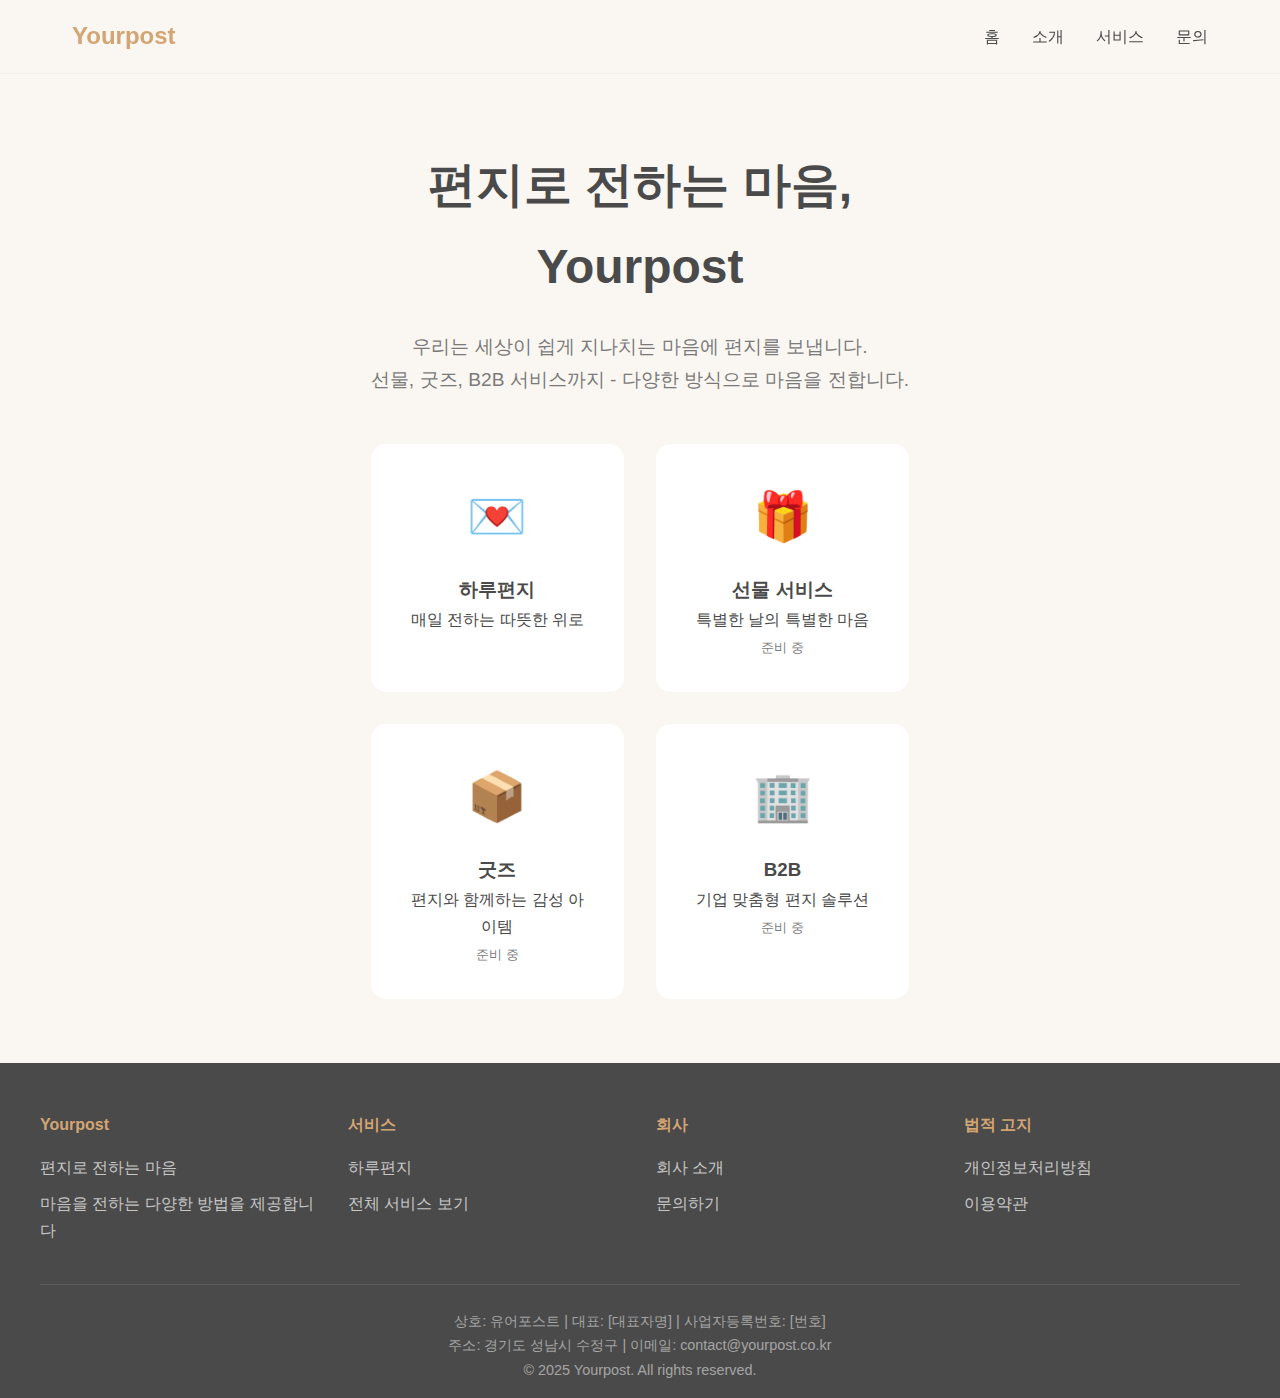
<file: yourpost_website (1).html>
<!DOCTYPE html>
<html lang="ko">
<head>
    <meta charset="UTF-8">
    <meta name="viewport" content="width=device-width, initial-scale=1.0">
    <title>유어포스트 - 편지로 전하는 마음</title>
    <meta name="description" content="편지, 선물, 굿즈를 통해 마음을 전하는 종합 서비스 기업">
    <style>
        * {
            margin: 0;
            padding: 0;
            box-sizing: border-box;
        }

        :root {
            --primary: #F5E6D3;
            --secondary: #E8D5C4;
            --accent: #D4A574;
            --dark: #4A4A4A;
            --light: #7A7A7A;
            --cream: #FAF7F2;
            --white: #FFFFFF;
        }

        body {
            font-family: 'Pretendard', -apple-system, BlinkMacSystemFont, sans-serif;
            color: var(--dark);
            background: var(--cream);
            line-height: 1.7;
        }

        /* Header */
        header {
            position: fixed;
            top: 0;
            width: 100%;
            background: rgba(250, 247, 242, 0.95);
            backdrop-filter: blur(10px);
            z-index: 1000;
            border-bottom: 1px solid rgba(212, 165, 116, 0.1);
        }

        nav {
            max-width: 1200px;
            margin: 0 auto;
            padding: 1rem 2rem;
            display: flex;
            justify-content: space-between;
            align-items: center;
        }

        .logo {
            font-size: 1.5rem;
            font-weight: 700;
            color: var(--accent);
            text-decoration: none;
        }

        .nav-links {
            display: flex;
            gap: 2rem;
            list-style: none;
        }

        .nav-links a {
            text-decoration: none;
            color: var(--dark);
            font-weight: 500;
            transition: color 0.3s;
        }

        .nav-links a:hover {
            color: var(--accent);
        }

        .menu-toggle {
            display: none;
            flex-direction: column;
            gap: 5px;
            cursor: pointer;
        }

        .menu-toggle span {
            width: 25px;
            height: 2px;
            background: var(--accent);
            transition: 0.3s;
        }

        /* Main Content */
        main {
            margin-top: 80px;
            display: none;
        }

        main.active {
            display: block;
        }

        section {
            min-height: 70vh;
            padding: 4rem 2rem;
        }

        .container {
            max-width: 1200px;
            margin: 0 auto;
        }

        h1 {
            font-size: clamp(2rem, 5vw, 3rem);
            margin-bottom: 1.5rem;
            color: var(--dark);
        }

        h2 {
            font-size: clamp(1.5rem, 4vw, 2rem);
            margin-bottom: 1rem;
            color: var(--dark);
        }

        /* Home Page */
        .hero {
            min-height: 85vh;
            display: flex;
            align-items: center;
            text-align: center;
        }

        .hero-content p {
            font-size: 1.2rem;
            color: var(--light);
            margin-bottom: 2rem;
        }

        .services-preview {
            display: grid;
            grid-template-columns: repeat(auto-fit, minmax(250px, 1fr));
            gap: 2rem;
            margin-top: 3rem;
        }

        .service-card {
            background: var(--white);
            padding: 2rem;
            border-radius: 15px;
            text-align: center;
            transition: 0.3s;
            cursor: pointer;
            text-decoration: none;
            color: var(--dark);
            display: block;
        }

        .service-card:hover {
            transform: translateY(-10px);
            box-shadow: 0 10px 30px rgba(0,0,0,0.1);
        }

        .service-icon {
            font-size: 3rem;
            margin-bottom: 1rem;
        }

        /* About Page */
        .mission-box {
            background: var(--white);
            padding: 2.5rem;
            border-radius: 15px;
            border-left: 4px solid var(--accent);
            margin: 2rem 0;
            font-size: 1.1rem;
            line-height: 1.9;
        }

        .team-info {
            display: grid;
            grid-template-columns: repeat(auto-fit, minmax(200px, 1fr));
            gap: 2rem;
            margin-top: 2rem;
        }

        .info-card {
            background: var(--white);
            padding: 1.5rem;
            border-radius: 10px;
            text-align: center;
        }

        /* Services Page */
        .service-section {
            background: var(--white);
            padding: 2.5rem;
            border-radius: 15px;
            margin-bottom: 2rem;
        }

        .service-section h3 {
            color: var(--accent);
            margin-bottom: 1rem;
        }

        .cta-button {
            display: inline-block;
            padding: 0.8rem 2rem;
            background: var(--accent);
            color: var(--white);
            text-decoration: none;
            border-radius: 50px;
            margin-top: 1rem;
            transition: 0.3s;
        }

        .cta-button:hover {
            transform: translateY(-2px);
            box-shadow: 0 5px 15px rgba(212, 165, 116, 0.4);
        }

        /* Contact Page */
        .contact-form {
            max-width: 600px;
            margin: 2rem auto;
            background: var(--white);
            padding: 2.5rem;
            border-radius: 15px;
        }

        .form-group {
            margin-bottom: 1.5rem;
        }

        label {
            display: block;
            margin-bottom: 0.5rem;
            font-weight: 500;
            color: var(--dark);
        }

        label .required {
            color: #e74c3c;
        }

        input, textarea, select {
            width: 100%;
            padding: 0.8rem;
            border: 1px solid #ddd;
            border-radius: 8px;
            font-family: inherit;
            font-size: 1rem;
        }

        textarea {
            resize: vertical;
            min-height: 150px;
        }

        .checkbox-group {
            margin: 1.5rem 0;
            padding: 1rem;
            background: var(--cream);
            border-radius: 8px;
        }

        .checkbox-group label {
            display: flex;
            align-items: start;
            margin-bottom: 0.5rem;
            font-weight: 400;
        }

        .checkbox-group input[type="checkbox"] {
            width: auto;
            margin-right: 0.5rem;
            margin-top: 0.2rem;
        }

        .submit-btn {
            width: 100%;
            padding: 1rem;
            background: var(--accent);
            color: var(--white);
            border: none;
            border-radius: 50px;
            font-size: 1.1rem;
            font-weight: 600;
            cursor: pointer;
            transition: 0.3s;
        }

        .submit-btn:hover {
            transform: translateY(-2px);
            box-shadow: 0 5px 15px rgba(212, 165, 116, 0.4);
        }

        .submit-btn:disabled {
            background: #ccc;
            cursor: not-allowed;
        }

        .form-message {
            margin-top: 1rem;
            padding: 1rem;
            border-radius: 8px;
            display: none;
        }

        .form-message.success {
            background: #d4edda;
            color: #155724;
            display: block;
        }

        .form-message.error {
            background: #f8d7da;
            color: #721c24;
            display: block;
        }

        /* Footer */
        footer {
            background: var(--dark);
            color: var(--white);
            padding: 3rem 2rem 1rem;
        }

        .footer-content {
            max-width: 1200px;
            margin: 0 auto;
        }

        .footer-grid {
            display: grid;
            grid-template-columns: repeat(auto-fit, minmax(250px, 1fr));
            gap: 2rem;
            margin-bottom: 2rem;
        }

        .footer-section h4 {
            margin-bottom: 1rem;
            color: var(--accent);
        }

        .footer-section p, .footer-section a {
            color: rgba(255,255,255,0.7);
            text-decoration: none;
            display: block;
            margin-bottom: 0.5rem;
        }

        .footer-section a:hover {
            color: var(--white);
        }

        .footer-bottom {
            border-top: 1px solid rgba(255,255,255,0.1);
            padding-top: 1.5rem;
            text-align: center;
            color: rgba(255,255,255,0.5);
            font-size: 0.9rem;
        }

        /* Responsive */
        @media (max-width: 768px) {
            .nav-links {
                position: fixed;
                top: 0;
                right: -100%;
                height: 100vh;
                width: 70%;
                background: var(--white);
                flex-direction: column;
                padding: 5rem 2rem;
                box-shadow: -5px 0 15px rgba(0,0,0,0.1);
                transition: 0.3s;
            }

            .nav-links.active {
                right: 0;
            }

            .menu-toggle {
                display: flex;
            }

            .menu-toggle.active span:nth-child(1) {
                transform: rotate(45deg) translate(5px, 5px);
            }

            .menu-toggle.active span:nth-child(2) {
                opacity: 0;
            }

            .menu-toggle.active span:nth-child(3) {
                transform: rotate(-45deg) translate(7px, -6px);
            }

            section {
                padding: 3rem 1rem;
            }
        }
    </style>
</head>
<body>
    <header>
        <nav>
            <a href="#" class="logo" onclick="showPage('home')">Yourpost</a>
            <ul class="nav-links" id="navLinks">
                <li><a href="#" onclick="showPage('home')">홈</a></li>
                <li><a href="#" onclick="showPage('about')">소개</a></li>
                <li><a href="#" onclick="showPage('services')">서비스</a></li>
                <li><a href="#" onclick="showPage('contact')">문의</a></li>
            </ul>
            <div class="menu-toggle" id="menuToggle">
                <span></span>
                <span></span>
                <span></span>
            </div>
        </nav>
    </header>

    <!-- Home Page -->
    <main id="home" class="active">
        <section class="hero">
            <div class="container">
                <h1>편지로 전하는 마음,<br>Yourpost</h1>
                <div class="hero-content">
                    <p>우리는 세상이 쉽게 지나치는 마음에 편지를 보냅니다.<br>
                    선물, 굿즈, B2B 서비스까지 - 다양한 방식으로 마음을 전합니다.</p>
                </div>
                <div class="services-preview">
                    <div class="service-card" onclick="window.open('https://ondaypost.yourpost.co.kr', '_blank')">
                        <div class="service-icon">💌</div>
                        <h3>하루편지</h3>
                        <p>매일 전하는 따뜻한 위로</p>
                    </div>
                    <div class="service-card">
                        <div class="service-icon">🎁</div>
                        <h3>선물 서비스</h3>
                        <p>특별한 날의 특별한 마음</p>
                        <small style="color: var(--light);">준비 중</small>
                    </div>
                    <div class="service-card">
                        <div class="service-icon">📦</div>
                        <h3>굿즈</h3>
                        <p>편지와 함께하는 감성 아이템</p>
                        <small style="color: var(--light);">준비 중</small>
                    </div>
                    <div class="service-card">
                        <div class="service-icon">🏢</div>
                        <h3>B2B</h3>
                        <p>기업 맞춤형 편지 솔루션</p>
                        <small style="color: var(--light);">준비 중</small>
                    </div>
                </div>
            </div>
        </section>
    </main>

    <!-- About Page -->
    <main id="about">
        <section>
            <div class="container">
                <h1>유어포스트를 소개합니다</h1>
                
                <div class="mission-box">
                    <h2>우리의 미션</h2>
                    <p>"우리는 세상이 쉽게 지나치는 마음에 편지를 보냅니다.<br>
                    더 멀리 닿되, 더 가까이 다가가는 손편지처럼.<br><br>
                    Yourpost는 외롭고 잊힌 이들의 하루에<br>
                    작은 위로와 따뜻한 평안을 전하는 브랜드입니다."</p>
                </div>

                <h2 style="margin-top: 3rem;">회사 정보</h2>
                <div class="team-info">
                    <div class="info-card">
                        <h3>설립</h3>
                        <p>2025년 10월</p>
                    </div>
                    <div class="info-card">
                        <h3>팀</h3>
                        <p>3인 공동창업</p>
                    </div>
                    <div class="info-card">
                        <h3>위치</h3>
                        <p>경기도 성남시 수정구</p>
                    </div>
                    <div class="info-card">
                        <h3>사업 분야</h3>
                        <p>편지 관련 종합 서비스</p>
                    </div>
                </div>

                <div class="mission-box" style="margin-top: 3rem;">
                    <h2>비전</h2>
                    <p>• 편지를 통한 정서적 연결과 위로 제공<br>
                    • 디지털 시대의 아날로그 감성 회복<br>
                    • 개인부터 기업까지, 다양한 형태의 마음 전달 솔루션 제공</p>
                </div>
            </div>
        </section>
    </main>

    <!-- Services Page -->
    <main id="services">
        <section>
            <div class="container">
                <h1>서비스</h1>
                
                <div class="service-section">
                    <div class="service-icon" style="font-size: 3rem;">💌</div>
                    <h3>하루편지 (ondaypost)</h3>
                    <p>매일 당신에게 도착하는 개인 맞춤형 편지 구독 서비스입니다. AI 기술을 활용하여 당신의 상황과 감정을 이해하고 공감하는 편지를 매달 보내드립니다.</p>
                    <p><strong>타겟:</strong> 10-20대, 정서적 위로가 필요한 분들</p>
                    <p><strong>특징:</strong> 개인 맞춤형, 정기 구독, 아날로그 감성</p>
                    <a href="https://ondaypost.yourpost.co.kr" target="_blank" class="cta-button">하루편지 바로가기</a>
                </div>

                <div class="service-section">
                    <div class="service-icon" style="font-size: 3rem;">🎁</div>
                    <h3>생일편지 대필 서비스</h3>
                    <p>특별한 날, 특별한 사람에게 전하고 싶은 마음을 담은 편지를 대신 작성해드립니다.</p>
                    <p><strong>상태:</strong> 준비 중</p>
                </div>

                <div class="service-section">
                    <div class="service-icon" style="font-size: 3rem;">📦</div>
                    <h3>편지 관련 굿즈</h3>
                    <p>편지와 함께하는 감성 아이템들을 제공합니다. 다양한 브랜드와의 콜라보레이션을 통해 특별한 상품을 선보일 예정입니다.</p>
                    <p><strong>상태:</strong> 준비 중</p>
                </div>

                <div class="service-section">
                    <div class="service-icon" style="font-size: 3rem;">🏢</div>
                    <h3>B2B 서비스</h3>
                    <p>기업 임직원을 위한 편지 & 선물 발송 서비스입니다. 복지, 감사, 기념일 등 다양한 목적으로 활용 가능합니다.</p>
                    <p><strong>상태:</strong> 준비 중</p>
                </div>

                <div class="service-section">
                    <div class="service-icon" style="font-size: 3rem;">📖</div>
                    <h3>정기구독형 말씀카드</h3>
                    <p>종교적/영적 콘텐츠를 정기적으로 받아보실 수 있는 구독 서비스입니다.</p>
                    <p><strong>상태:</strong> 기획 중</p>
                </div>
            </div>
        </section>
    </main>

    <!-- Contact Page -->
    <main id="contact">
        <section>
            <div class="container">
                <h1>문의하기</h1>
                <p style="text-align: center; color: var(--light); margin-bottom: 2rem;">
                    궁금하신 점이나 제안하실 내용이 있으시면 언제든지 연락주세요.
                </p>

                <form class="contact-form" id="contactForm">
                    <div class="form-group">
                        <label>문의 유형 <span class="required">*</span></label>
                        <select name="type" required>
                            <option value="">선택해주세요</option>
                            <option value="service">서비스 문의</option>
                            <option value="partnership">협업 제안</option>
                            <option value="beta">베타 테스터 신청</option>
                            <option value="b2b">B2B 문의</option>
                            <option value="etc">기타</option>
                        </select>
                    </div>

                    <div class="form-group">
                        <label>이름 <span class="required">*</span></label>
                        <input type="text" name="name" required>
                    </div>

                    <div class="form-group">
                        <label>이메일 <span class="required">*</span></label>
                        <input type="email" name="email" required>
                    </div>

                    <div class="form-group">
                        <label>연락처</label>
                        <input type="tel" name="phone" placeholder="010-0000-0000">
                    </div>

                    <div class="form-group">
                        <label>문의 내용 <span class="required">*</span></label>
                        <textarea name="message" required placeholder="문의하실 내용을 자세히 작성해주세요."></textarea>
                    </div>

                    <div class="checkbox-group">
                        <label>
                            <input type="checkbox" name="privacy" required>
                            <span>(필수) 개인정보 수집 및 이용에 동의합니다. <a href="#" onclick="showPrivacyPolicy(); return false;" style="color: var(--accent);">내용 보기</a></span>
                        </label>
                        <label>
                            <input type="checkbox" name="marketing">
                            <span>(선택) 마케팅 정보 수신에 동의합니다.</span>
                        </label>
                    </div>

                    <button type="submit" class="submit-btn">문의하기</button>
                    
                    <div class="form-message" id="formMessage"></div>
                </form>

                <div style="margin-top: 3rem; text-align: center;">
                    <h2>직접 연락하기</h2>
                    <div class="info-card" style="margin-top: 1rem;">
                        <p><strong>이메일:</strong> contact@yourpost.co.kr</p>
                        <p><strong>주소:</strong> 경기도 성남시 수정구</p>
                    </div>
                </div>
            </div>
        </section>
    </main>

    <footer>
        <div class="footer-content">
            <div class="footer-grid">
                <div class="footer-section">
                    <h4>Yourpost</h4>
                    <p>편지로 전하는 마음</p>
                    <p>마음을 전하는 다양한 방법을 제공합니다</p>
                </div>
                <div class="footer-section">
                    <h4>서비스</h4>
                    <a href="https://ondaypost.yourpost.co.kr" target="_blank">하루편지</a>
                    <a href="#" onclick="showPage('services')">전체 서비스 보기</a>
                </div>
                <div class="footer-section">
                    <h4>회사</h4>
                    <a href="#" onclick="showPage('about')">회사 소개</a>
                    <a href="#" onclick="showPage('contact')">문의하기</a>
                </div>
                <div class="footer-section">
                    <h4>법적 고지</h4>
                    <a href="#" onclick="showPrivacyPolicy()">개인정보처리방침</a>
                    <a href="#" onclick="showTerms()">이용약관</a>
                </div>
            </div>
            <div class="footer-bottom">
                <p>상호: 유어포스트 | 대표: [대표자명] | 사업자등록번호: [번호]</p>
                <p>주소: 경기도 성남시 수정구 | 이메일: contact@yourpost.co.kr</p>
                <p>&copy; 2025 Yourpost. All rights reserved.</p>
            </div>
        </div>
    </footer>

    <script>
        // Page Navigation
        function showPage(pageId) {
            document.querySelectorAll('main').forEach(page => {
                page.classList.remove('active');
            });
            document.getElementById(pageId).classList.add('active');
            
            // Close mobile menu
            document.getElementById('menuToggle').classList.remove('active');
            document.getElementById('navLinks').classList.remove('active');
            
            // Scroll to top
            window.scrollTo(0, 0);
        }

        // Mobile Menu
        document.getElementById('menuToggle').addEventListener('click', function() {
            this.classList.toggle('active');
            document.getElementById('navLinks').classList.toggle('active');
        });

        // Form Submission
        document.getElementById('contactForm').addEventListener('submit', async function(e) {
            e.preventDefault();
            
            const formData = new FormData(this);
            const data = Object.fromEntries(formData);
            const messageEl = document.getElementById('formMessage');
            const submitBtn = this.querySelector('.submit-btn');
            
            // Validate privacy agreement
            if (!data.privacy) {
                messageEl.className = 'form-message error';
                messageEl.textContent = '개인정보 수집 및 이용에 동의해주세요.';
                return;
            }
            
            submitBtn.disabled = true;
            submitBtn.textContent = '전송 중...';
            
            try {
                // Store in browser's console for monitoring (임시)
                console.log('=== 새로운 문의 ===');
                console.log('시간:', new Date().toLocaleString('ko-KR'));
                console.log('유형:', data.type);
                console.log('이름:', data.name);
                console.log('이메일:', data.email);
                console.log('연락처:', data.phone || '미입력');
                console.log('내용:', data.message);
                console.log('마케팅 수신 동의:', data.marketing ? '예' : '아니오');
                console.log('==================');
                
                // 실제로는 서버로 전송하거나 Google Forms 등으로 전송
                // 예: fetch('YOUR_API_ENDPOINT', { method: 'POST', body: JSON.stringify(data) })
                
                messageEl.className = 'form-message success';
                messageEl.textContent = '문의가 성공적으로 전송되었습니다. 빠른 시일 내에 답변드리겠습니다.';
                this.reset();
                
            } catch (error) {
                messageEl.className = 'form-message error';
                messageEl.textContent = '전송 중 오류가 발생했습니다. 다시 시도해주세요.';
            } finally {
                submitBtn.disabled = false;
                submitBtn.textContent = '문의하기';
            }
        });

        // Privacy Policy Modal
        function showPrivacyPolicy() {
            alert(`개인정보처리방침

1. 수집하는 개인정보 항목
- 필수: 이름, 이메일, 문의내용
- 선택: 연락처

2. 개인정보의 수집 및 이용목적
- 문의사항 처리 및 답변
- 서비스 개선 및 고객 지원

3. 개인정보의 보유 및 이용기간
- 문의 처리 완료 후 3년간 보관
- 관계 법령에 따른 보존 의무 준수

4. 개인정보 제공 거부권
- 개인정보 제공을 거부할 권리가 있으나, 필수 항목 미동의 시 서비스 이용이 제한될 수 있습니다.

문의: contact@yourpost.co.kr`);
        }

        function showTerms() {
            alert(`이용약관

제1조 (목적)
본 약관은 유어포스트가 제공하는 서비스의 이용조건 및 절차에 관한 사항을 규정함을 목적으로 합니다.

제2조 (용어의 정의)
1. "서비스"란 유어포스트가 제공하는 편지, 선물, 굿즈 등 모든 서비스를 의미합니다.
2. "이용자"란 본 약관에 따라 서비스를 이용하는 자를 말합니다.

제3조 (약관의 게시와 개정)
회사는 본 약관을 사이트에 게시하며, 약관 변경 시 7일 전 공지합니다.

제4조 (서비스의 제공)
회사는 안정적인 서비스 제공을 위해 최선을 다합니다.

제5조 (계약의 성립)
서비스 이용계약은 이용자가 약관에 동의하고 신청한 후 회사가 승낙함으로써 성립됩니다.

제6조 (개인정보 보호)
회사는 관계 법령이 정하는 바에 따라 이용자의 개인정보를 보호하기 위해 노력합니다.

문의: contact@yourpost.co.kr`);
        }
    </script>
</body>
</html>
</file>
<file: business-style.css>
/* business.css */

.business-page {
    max-width: 960px;
    margin: 0 auto;
    padding: 60px 20px;
}

.hero {
    text-align: center;
    padding: 80px 20px;
}

.hero h1 {
    font-size: 2.6rem;
    margin-bottom: 16px;
}

.section {
    margin: 80px 0;
}

.section h2 {
    font-size: 1.8rem;
    margin-bottom: 24px;
}

.section p {
    line-height: 1.7;
    margin-bottom: 16px;
}

.bg-light {
    background: #f7f7f7;
    padding: 60px 40px;
}

.bg-dark {
    background: #111;
    color: #fff;
    padding: 60px 40px;
}

.card {
    background: #fff;
    padding: 32px;
    margin-bottom: 24px;
    border-radius: 6px;
}

.bg-dark .card {
    background: #1c1c1c;
}

.contact {
    margin-top: 24px;
    font-weight: 600;
}
</file>
<file: christmascard-style.css>
* {
    margin: 0;
    padding: 0;
    box-sizing: border-box;
}

:root {
    --deep-red: #840a18;
    --forest-green: #06402C;
    --light-cream: #FFFAF5;
    --warm-gold: #D4A574;
    --text-dark: #2D2D2D;
    --text-light: #6B6B6B;
    --primary: #C63C51;           /* 메인 빨간색 */
    --primary-dark: #A02E3F;      /* 어두운 빨간색 */
    --accent: #D4A574;            /* 베이지 톤 */
    --dark: #1A1A1A;              /* 메인 텍스트 */
    --gray: #666;                 /* 보조 텍스트 */
    --light-gray: #F5F5F5;        /* 배경 */
    --white: #FFFFFF;             /* 흰색 */
    --border: #E0E0E0;            /* 테두리 */
    --success: #28A745;           /* 성공 */
    --warning: #FFC107;           /* 경고 */
}

html {
    scroll-behavior: smooth;
}

body {
    font-family: 'Pretendard', -apple-system, 'SF Pro Display', sans-serif;
    color: var(--text-dark);
    background: var(--light-cream);
    line-height: 1.6;
    -webkit-font-smoothing: antialiased;
}

/* ===== HEADER ===== */
header {
    position: fixed;
    top: 0;
    width: 100%;
    background: white;
    z-index: 1000;
    border-bottom: 2px solid var(--deep-red);
    padding: 0 40px;
    height: 70px;
    display: flex;
    align-items: center;
    box-shadow: 0 2px 8px rgba(0,0,0,0.05);
}

nav {
    display: flex;
    justify-content: space-between;
    align-items: center;
    width: 100%;
    max-width: 1200px;
    margin: 0 auto;
}

.logo {
    display: flex;
    align-items: center;
    gap: 12px;
    text-decoration: none;
    color: var(--deep-red);
    font-weight: 700;
    font-size: 18px;
    letter-spacing: -0.5px;
}

.logo img {
    width: 32px;
    height: 32px;
}

.nav-links {
    display: flex;
    gap: 45px;
    list-style: none;
}

.nav-links a {
    text-decoration: none;
    color: var(--text-dark);
    font-size: 15px;
    font-weight: 500;
    transition: all 0.3s;
    position: relative;
}

.nav-links a:hover {
    color: var(--deep-red);
}

.nav-links a::after {
    content: '';
    position: absolute;
    bottom: -4px;
    left: 0;
    width: 0;
    height: 2px;
    background: var(--deep-red);
    transition: width 0.3s;
}

.nav-links a:hover::after {
    width: 100%;
}

.menu-toggle {
    display: none;
}

/* ===== MAIN CONTENT ===== */
main {
    display: none;
    padding-top: 70px;
}

main.active {
    display: block;
}

.container {
    max-width: 1100px;
    margin: 0 auto;
    padding: 0 40px;
}

/* ===== HERO ===== */
.hero {
    background: var(--deep-red);
    padding: 120px 40px 100px;
    min-height: 100vh;
    display: flex;
    align-items: center;
    justify-content: center;
    position: relative;
    overflow: hidden;
    color: white;
}

.hero::before {
    content: '❄️ ❄️ ❄️ ❄️ ❄️ ❄️ ❄️';
    position: absolute;
    top: 40px;
    left: 0;
    right: 0;
    font-size: 24px;
    opacity: 0.15;
    animation: float 8s ease-in-out infinite;
}

.hero::after {
    content: '🎄 🎁 🎄 🎁 🎄';
    position: absolute;
    bottom: 60px;
    left: 0;
    right: 0;
    font-size: 36px;
    opacity: 0.1;
}

@keyframes float {
    0%, 100% { transform: translateX(0); }
    50% { transform: translateX(30px); }
}

.hero-content {
    text-align: center;
    max-width: 800px;
    position: relative;
    z-index: 2;
}

.hero h1 {
    font-size: 62px;
    font-weight: 800;
    margin-bottom: 20px;
    line-height: 1.2;
    letter-spacing: -1px;
}

.hero-subtitle {
    font-size: 24px;
    margin-bottom: 32px;
    font-weight: 500;
    line-height: 1.5;
    opacity: 0.95;
}

.hero-buttons {
    display: flex;
    gap: 18px;
    justify-content: center;
    flex-wrap: wrap;
}

.btn {
    padding: 16px 42px;
    border-radius: 6px;
    font-size: 16px;
    font-weight: 600;
    text-decoration: none;
    border: none;
    cursor: pointer;
    transition: all 0.3s;
    letter-spacing: -0.5px;
}

.btn-primary {
    background: white;
    color: var(--deep-red);
    box-shadow: 0 4px 16px rgba(0,0,0,0.2);
}

.btn-primary:hover {
    transform: translateY(-2px);
    box-shadow: 0 6px 24px rgba(0,0,0,0.3);
}

.btn-secondary {
    background: transparent;
    color: white;
    border: 2px solid white;
}

.btn-secondary:hover {
    background: rgba(255,255,255,0.1);
    transform: translateY(-2px);
}
/* ============================================
   탭 콘텐츠
   ============================================ */

.tab-content {
    display: none;
    animation: fadeIn 0.3s ease;
}

.tab-content.active {
    display: block;
}

@keyframes fadeIn {
    from {
        opacity: 0;
        transform: translateY(10px);
    }

    to {
        opacity: 1;
        transform: translateY(0);
    }
}

.registration-content {
    max-width: 1000px;
    margin: 0 auto;
    background: var(--light-cream);
    padding: 50px;
    border-radius: 12px;
    border: 2px solid var(--warm-gold);
}

.registration-content h3 {
    font-size: 28px;
    font-weight: 800;
    color: var(--deep-red);
    margin-bottom: 16px;
    letter-spacing: -0.5px;
}

.description {
    font-size: 16px;
    color: var(--text-light);
    margin-bottom: 40px;
    line-height: 1.7;
}

/* ============================================
   폼 임베드
   ============================================ */

.form-embed {
    background: white;
    border-radius: 10px;
    padding: 20px;
    margin-bottom: 30px;
    box-shadow: 0 2px 8px rgba(0, 0, 0, 0.05);
    overflow: hidden;
}

.form-embed iframe {
    border: none;
    width: 100%;
    min-height: 600px;
}

.form-info {
    text-align: center;
    font-size: 14px;
    color: var(--text-light);
    padding: 20px;
    background: white;
    border-radius: 8px;
}

.form-info a {
    color: var(--deep-red);
    text-decoration: none;
    font-weight: 600;
    transition: all 0.3s;
}

.form-info a:hover {
    text-decoration: underline;
    color: var(--primary-dark);
}

/* ============================================
   단체 문의 박스
   ============================================ */

.bulk-inquiry-box {
    display: grid;
    grid-template-columns: repeat(3, 1fr);
    gap: 25px;
    margin-bottom: 40px;
}

.inquiry-item {
    background: white;
    padding: 32px;
    border-radius: 10px;
    border: 2px solid var(--warm-gold);
    text-align: center;
    transition: all 0.3s;
}

.inquiry-item:hover {
    border-color: var(--deep-red);
    box-shadow: 0 8px 24px rgba(184, 24, 43, 0.12);
    transform: translateY(-4px);
}

.inquiry-item h4 {
    font-size: 18px;
    font-weight: 700;
    color: var(--deep-red);
    margin-bottom: 10px;
    letter-spacing: -0.5px;
}

.inquiry-item p {
    font-size: 14px;
    color: var(--text-light);
    margin-bottom: 20px;
    line-height: 1.6;
}

.inquiry-item .btn {
    width: 100%;
    padding: 14px 20px;
    display: inline-block;
    font-size: 14px;
    font-weight: 700;
}

/* ============================================
   단체 정보 박스
   ============================================ */

.bulk-info {
    background: white;
    padding: 32px;
    border-radius: 10px;
    border-left: 5px solid var(--deep-red);
}

.bulk-info h4 {
    font-size: 18px;
    font-weight: 800;
    color: var(--deep-red);
    margin-bottom: 20px;
    letter-spacing: -0.5px;
}

.bulk-info ul {
    list-style: none;
    padding: 0;
    margin: 0;
}

.bulk-info li {
    padding: 12px 0;
    font-size: 15px;
    color: var(--text-dark);
    line-height: 1.7;
    border-bottom: 1px solid var(--border);
}

.bulk-info li:last-child {
    border-bottom: none;
}

/* ============================================
   버튼 스타일
   ============================================ */

.inquiry-item .btn-primary {
    background: var(--deep-red);
    color: white;
    border: none;
    transition: all 0.3s;
}

.inquiry-item .btn-primary:hover {
    background: var(--primary-dark);
    transform: translateY(-2px);
    box-shadow: 0 4px 12px rgba(184, 24, 43, 0.25);
}

/* ===== FEATURES ===== */
.features {
    padding: 90px 40px;
    background: white;
}

.section-title {
    font-size: 42px;
    font-weight: 800;
    text-align: center;
    margin-bottom: 70px;
    color: var(--deep-red);
    letter-spacing: -0.5px;
}

.features-grid {
    display: grid;
    grid-template-columns: repeat(3, 1fr);
    gap: 45px;
    max-width: 1100px;
    margin: 0 auto;
}

.feature-item {
    text-align: center;
    padding: 40px;
    background: var(--light-cream);
    border-radius: 12px;
    border-top: 4px solid var(--deep-red);
    transition: all 0.3s;
}

.feature-item:hover {
    transform: translateY(-4px);
    box-shadow: 0 8px 24px rgba(184, 24, 43, 0.1);
}

.feature-icon {
    font-size: 48px;
    margin-bottom: 20px;
}

.feature-item h3 {
    font-size: 20px;
    font-weight: 700;
    margin-bottom: 12px;
    color: var(--deep-red);
    letter-spacing: -0.5px;
}

.feature-item p {
    font-size: 16px;
    color: var(--text-light);
    line-height: 1.7;
}

/* ===== ABOUT HERO ===== */
.about-hero {
    background: linear-gradient(135deg, var(--forest-green) 0%, #0E4620 100%);
    padding: 100px 40px;
    text-align: center;
    color: white;
}

.about-hero h1 {
    font-size: 48px;
    font-weight: 800;
    margin-bottom: 16px;
}

.about-hero p {
    font-size: 20px;
    line-height: 1.6;
    opacity: 0.95;
}

/* ===== CONTENT SECTION ===== */
.content-section {
    padding: 80px 40px;
    background: white;
}

.about-text {
    max-width: 750px;
    margin: 0 auto;
    text-align: center;
}

.about-text p {
    font-size: 17px;
    color: var(--text-light);
    line-height: 1.9;
    margin-bottom: 28px;
}

/* ===== WHO SECTION ===== */
.who-section {
    padding: 100px 40px;
    background: var(--light-cream);
}

.who-grid {
    display: grid;
    grid-template-columns: repeat(3, 1fr);
    gap: 35px;
    max-width: 1100px;
    margin: 70px auto 0;
}

.who-item {
    background: white;
    padding: 42px;
    border-radius: 12px;
    text-align: center;
    border: 2px solid var(--warm-gold);
    transition: all 0.3s;
}

.who-item:hover {
    transform: translateY(-6px);
    border-color: var(--deep-red);
    box-shadow: 0 12px 32px rgba(184, 24, 43, 0.12);
}

.who-item h3 {
    font-size: 19px;
    font-weight: 700;
    margin-bottom: 14px;
    color: var(--deep-red);
    letter-spacing: -0.5px;
}

.who-item p {
    font-size: 16px;
    color: var(--text-light);
    line-height: 1.7;
}
/* ===== PROCESS SECTION ===== */
.process-section {
    padding: 100px 40px;
    background: white;
}

.process-steps {
    display: grid;
    grid-template-columns: repeat(5, 1fr);
    gap: 25px;
    max-width: 1100px;
    margin: 70px auto 0;
}

.process-step {
    text-align: center;
}

.step-num {
    width: 70px;
    height: 70px;
    margin: 0 auto 18px;
    background: var(--deep-red);
    color: white;
    border-radius: 8px;
    display: flex;
    align-items: center;
    justify-content: center;
    font-size: 32px;
    font-weight: 800;
    box-shadow: 0 4px 12px rgba(184, 24, 43, 0.2);
    transition: transform 0.3s;
}

.process-step:hover .step-num {
    transform: scale(1.08);
}

.process-step h3 {
    font-size: 18px;
    font-weight: 700;
    margin-bottom: 8px;
    color: var(--deep-red);
}

.process-step p {
    font-size: 14px;
    color: #999;
}

/* ===== FORM SECTION ===== */
.form-section {
    padding: 100px 40px;
    background: var(--light-cream);
}

.form-wrapper {
    max-width: 900px;
    margin: 70px auto 0;
    background: white;
    padding: 60px;
    border-radius: 12px;
    border: 2px solid var(--warm-gold);
    box-shadow: 0 8px 24px rgba(0, 0, 0, 0.06);
}

.form-wrapper iframe {
    border: none;
    width: 100%;
}

/* ===== BENEFITS SECTION ===== */
.benefits-section {
    padding: 100px 40px;
    background: var(--text-light);
    color: white;
}

.benefits-section .section-title {
    color: white;
}

.benefits-grid {
    display: grid;
    grid-template-columns: repeat(3, 1fr);
    gap: 35px;
    max-width: 1100px;
    margin: 70px auto 0;
}

.benefit-item {
    text-align: center;
    padding: 40px;
    background: rgba(255, 255, 255, 0.08);
    -webkit-backdrop-filter: blur(10px);
    backdrop-filter: blur(10px);
    border-radius: 12px;
    border: 1px solid rgba(255, 255, 255, 0.15);
    transition: all 0.3s;
}

.benefit-item:hover {
    background: rgba(255, 255, 255, 0.12);
    border-color: rgba(255, 255, 255, 0.3);
    transform: translateY(-4px);
}

.benefit-item h3 {
    font-size: 19px;
    font-weight: 700;
    margin-bottom: 12px;
}

.benefit-item p {
    font-size: 15px;
    opacity: 0.95;
    line-height: 1.7;
}
/* ============================================
   미션 박스
   ============================================ */

.mission-box {
    background: var(--light-cream);
    border-left: 5px solid var(--deep-red);
    padding: 50px;
    border-radius: 10px;
    max-width: 800px;
    margin: 0 auto;
    text-align: center;
}

.mission-box h2 {
    font-size: 28px;
    font-weight: 800;
    color: var(--deep-red);
    margin-bottom: 24px;
    letter-spacing: -0.5px;
}

.mission-box p {
    font-size: 17px;
    color: var(--text-dark);
    line-height: 2;
    letter-spacing: -0.3px;
}

/* ============================================
   FAQ 섹션
   ============================================ */

.faq-section {
    padding: 100px 40px;
    background: var(--light-cream);
}

.faq-list {
    display: grid;
    gap: 16px;
    max-width: 1100px;
    margin: 70px auto 0;
}

.faq-item {
    background: white;
    border-radius: 10px;
    overflow: hidden;
    box-shadow: 0 2px 8px rgba(0, 0, 0, 0.05);
    transition: all 0.3s;
}

.faq-item:hover {
    box-shadow: 0 4px 16px rgba(184, 24, 43, 0.1);
}

.faq-header {
    display: flex;
    justify-content: space-between;
    align-items: center;
    padding: 24px 32px;
    cursor: pointer;
    background: white;
    border: 2px solid transparent;
    transition: all 0.3s;
}

.faq-header:hover {
    background: var(--light-cream);
}

.faq-item.active .faq-header {
    background: var(--light-cream);
    border-bottom: 2px solid var(--deep-red);
}

.faq-header h3 {
    font-size: 16px;
    font-weight: 700;
    color: var(--deep-red);
    margin: 0;
    flex: 1;
    letter-spacing: -0.5px;
}

.faq-toggle {
    font-size: 18px;
    color: var(--deep-red);
    transition: transform 0.3s;
    flex-shrink: 0;
    margin-left: 16px;
    font-weight: 600;
}

.faq-item.active .faq-toggle {
    transform: rotate(180deg);
}

.faq-content {
    display: none;
    padding: 24px 32px;
    background: white;
    border-top: 1px solid var(--border);
}

.faq-item.active .faq-content {
    display: block;
    animation: slideDown 0.3s ease;
}

@keyframes slideDown {
    from {
        opacity: 0;
        transform: translateY(-8px);
    }

    to {
        opacity: 1;
        transform: translateY(0);
    }
}

.faq-content p {
    margin: 0;
    font-size: 15px;
    color: var(--text-light);
    line-height: 1.8;
}

/* ============================================
   대량 주문 섹션
   ============================================ */

.bulk-order-section {
    padding: 100px 40px;
    background: white;
}

.bulk-grid {
    display: grid;
    grid-template-columns: repeat(3, 1fr);
    gap: 35px;
    max-width: 1100px;
    margin: 70px auto 0;
}

.bulk-card {
    background: var(--light-cream);
    border: 2px solid var(--warm-gold);
    border-radius: 10px;
    padding: 40px;
    transition: all 0.3s;
}

.bulk-card:hover {
    border-color: var(--deep-red);
    box-shadow: 0 8px 24px rgba(184, 24, 43, 0.12);
    transform: translateY(-4px);
}

.bulk-card h3 {
    font-size: 18px;
    font-weight: 700;
    color: var(--deep-red);
    margin-bottom: 24px;
    padding-bottom: 12px;
    border-bottom: 2px solid var(--warm-gold);
    letter-spacing: -0.5px;
}

.bulk-list {
    list-style: none;
    padding: 0;
    margin: 0;
}

.bulk-list li {
    padding: 10px 0;
    color: var(--text-dark);
    font-size: 15px;
    line-height: 1.7;
}

/* ============================================
   대량 주문 CTA
   ============================================ */

.bulk-cta {
    background: linear-gradient(135deg, var(--deep-red) 0%, #A02E3F 100%);
    color: white;
    padding: 50px 40px;
    border-radius: 10px;
    text-align: center;
    margin-top: 60px;
    max-width: 1100px;
    margin-left: auto;
    margin-right: auto;
    box-shadow: 0 8px 32px rgba(184, 24, 43, 0.25);
}

.bulk-cta h3 {
    font-size: 24px;
    font-weight: 800;
    margin-bottom: 12px;
    letter-spacing: -0.5px;
}

.bulk-cta p {
    font-size: 16px;
    margin-bottom: 28px;
    opacity: 0.95;
    line-height: 1.7;
}

.cta-buttons {
    display: flex;
    gap: 16px;
    justify-content: center;
    flex-wrap: wrap;
    margin-bottom: 16px;
}

.cta-buttons .btn {
    padding: 14px 36px;
    font-size: 15px;
    font-weight: 700;
}

.cta-buttons .btn-primary {
    background: white;
    color: var(--deep-red);
    box-shadow: 0 4px 12px rgba(0, 0, 0, 0.15);
}

.cta-buttons .btn-primary:hover {
    transform: translateY(-3px);
    box-shadow: 0 6px 20px rgba(0, 0, 0, 0.25);
}

.cta-buttons .btn-secondary {
    background: transparent;
    color: white;
    border: 2px solid white;
}

.cta-buttons .btn-secondary:hover {
    background: rgba(255, 255, 255, 0.1);
    transform: translateY(-3px);
}

.business-hours {
    font-size: 13px;
    opacity: 0.85;
    margin: 0;
    font-weight: 500;
}

/* ============================================
   주의사항 섹션
   ============================================ */

.notice-section {
    padding: 100px 40px;
    background: #FFF8E1;
    border-top: 2px solid #FFD54F;
    border-bottom: 2px solid #FFD54F;
}

.notice-title {
    font-size: 28px;
    font-weight: 800;
    color: #E65100;
    margin-bottom: 8px;
    text-align: center;
    letter-spacing: -0.5px;
}

.notice-list {
    list-style: none;
    padding: 0;
    margin: 0;
    max-width: 1100px;
    margin: 40px auto 0;
}

.notice-list li {
    padding: 14px 0 14px 40px;
    color: #E65100;
    font-size: 15px;
    line-height: 1.8;
    position: relative;
}

.notice-list li::before {
    content: '⚠';
    position: absolute;
    left: 0;
    color: #F57C00;
    font-size: 18px;
}


/* ===== RESPONSIVE ===== */
@media (max-width: 768px) {
    header {
        padding: 0 24px;
        height: 60px;
    }

    .nav-links {
        position: fixed;
        top: 0;
        right: -100%;
        height: 100vh;
        width: 85%;
        max-width: 300px;
        background: white;
        flex-direction: column;
        padding: 80px 24px;
        gap: 20px;
        transition: right 0.4s;
        z-index: 999;
        border-left: 2px solid var(--deep-red);
    }

    .nav-links.active {
        right: 0;
    }

    .nav-links a::after {
        display: none;
    }

    .menu-toggle {
        display: flex;
        flex-direction: column;
        gap: 5px;
        cursor: pointer;
    }

    .menu-toggle span {
        width: 22px;
        height: 2.5px;
        background: var(--deep-red);
        border-radius: 2px;
        transition: 0.3s;
    }

    .menu-toggle.active span:nth-child(1) {
        transform: rotate(45deg) translate(7px, 7px);
    }

    .menu-toggle.active span:nth-child(2) {
        opacity: 0;
    }

    .menu-toggle.active span:nth-child(3) {
        transform: rotate(-45deg) translate(7px, -7px);
    }

    main {
        padding-top: 60px;
    }

    .container {
        padding: 0 24px;
    }

    .hero {
        padding: 80px 24px;
        min-height: auto;
    }

    .hero h1 {
        font-size: 40px;
    }

    .hero-subtitle {
        font-size: 20px;
    }

    .section-title {
        font-size: 32px;
        margin-bottom: 50px;
    }

    .features-grid,
    .who-grid,
    .process-steps,
    .benefits-grid {
        grid-template-columns: 1fr;
        gap: 25px;
    }

    .hero-buttons {
        flex-direction: column;
    }

    .btn {
        width: 100%;
    }

    .features,
    .about-hero,
    .content-section,
    .who-section,
    .process-section,
    .form-section,
    .benefits-section {
        padding: 60px 24px;
    }

    .form-wrapper {
        padding: 40px 24px;
    }

    .feature-item,
    .who-item,
    .benefit-item {
        padding: 32px 24px;
    }
}

@media (max-width: 480px) {
    .hero h1 {
        font-size: 32px;
    }

    .hero-subtitle {
        font-size: 18px;
    }

    .section-title {
        font-size: 28px;
    }

    .process-steps {
        grid-template-columns: 1fr;
    }
}
/* ===== FOOTER STYLES ===== */

.footer {
    background: #1A1A1A;
    color: #FFFFFF;
    padding: 80px 32px 32px;
    border-top: 1px solid rgba(198, 60, 81, 0.1);
    margin-top: 100px;
}

.footer-content {
    max-width: 1200px;
    margin: 0 auto;
}

.footer-main {
    display: grid;
    grid-template-columns: 2fr repeat(4, 1fr);
    gap: 60px;
    margin-bottom: 48px;
}

.footer-section h4 {
    font-size: 13px;
    font-weight: 700;
    text-transform: uppercase;
    letter-spacing: 0.1em;
    margin-bottom: 16px;
    color: #C63C51;
}

.footer-section p,
.footer-section a {
    color: rgba(255, 255, 255, 0.7);
    text-decoration: none;
    display: block;
    margin-bottom: 12px;
    font-size: 15px;
    line-height: 1.6;
    transition: color 0.3s ease;
}

.footer-section a:hover {
    color: #C63C51;
}

.footer-desc {
    margin-top: 8px !important;
    font-size: 13px;
    color: rgba(255, 255, 255, 0.5);
}

.footer-bottom {
    border-top: 1px solid rgba(255, 255, 255, 0.1);
    padding-top: 32px;
    display: flex;
    justify-content: space-between;
    align-items: center;
    flex-wrap: wrap;
    gap: 24px;
}

.company-info p {
    font-size: 13px;
    color: rgba(255, 255, 255, 0.5);
    margin-bottom: 6px;
    line-height: 1.6;
}

.company-info a {
    color: rgba(255, 255, 255, 0.5);
    text-decoration: none;
    transition: color 0.3s ease;
}

.company-info a:hover {
    color: #C63C51;
}

.copyright {
    font-size: 13px;
    color: rgba(255, 255, 255, 0.5);
}
/* ===== 폼 선택 버튼 ===== */
.form-options {
    margin-bottom: 30px;
}

.form-choice-buttons {
    display: grid;
    grid-template-columns: repeat(2, 1fr);
    gap: 12px;
    max-width: 500px;
    margin: 0 auto;
}

.form-choice-btn {
    padding: 18px 16px;
    background: white;
    border: 2px solid var(--border);
    border-radius: 10px;
    cursor: pointer;
    display: flex;
    flex-direction: column;
    align-items: center;
    gap: 8px;
    transition: all 0.3s;
    font-family: inherit;
}

.form-choice-btn:hover {
    border-color: var(--deep-red);
    background: var(--light-cream);
}

.form-choice-btn.active {
    background: var(--deep-red);
    border-color: var(--deep-red);
    color: white;
}

.choice-icon {
    font-size: 24px;
    display: block;
}

.choice-text {
    font-size: 14px;
    font-weight: 600;
}

/* ===== 폼 메서드 ===== */
.form-method {
    display: none;
    animation: fadeIn 0.3s ease;
}

.form-method.active {
    display: block;
}

@keyframes fadeIn {
    from {
        opacity: 0;
    }

    to {
        opacity: 1;
    }
}

/* ===== 연락처 버튼 그리드 ===== */
.contact-methods {
    background: white;
    padding: 30px 20px;
    border-radius: 10px;
}

.contact-buttons-grid {
    display: grid;
    grid-template-columns: 1fr;
    gap: 12px;
    margin-bottom: 20px;
}

.contact-btn {
    display: flex;
    align-items: center;
    gap: 16px;
    padding: 20px;
    background: var(--light-cream);
    border: 2px solid var(--warm-gold);
    border-radius: 10px;
    text-decoration: none;
    color: inherit;
    transition: all 0.3s;
    cursor: pointer;
}

.contact-btn:hover {
    border-color: var(--deep-red);
    background: white;
    transform: translateX(4px);
}

.contact-icon {
    font-size: 32px;
    flex-shrink: 0;
}

.contact-btn>div:not(.contact-icon) {
    flex: 1;
}

.contact-title {
    display: block;
    font-size: 16px;
    font-weight: 700;
    color: var(--deep-red);
    margin-bottom: 4px;
}

.contact-desc {
    display: block;
    font-size: 13px;
    color: var(--text-light);
}

/* info-box 스타일 개선 */
.info-box {
    background: var(--light-cream) !important;
    border-left: 4px solid var(--deep-red) !important;
}

.info-box ul li {
    text-align: left;
    padding-left: 20px;
    position: relative;
}

.info-box ul li::before {
    content: '';
    position: absolute;
    left: 0;
}

/* ===== 모바일 최적화 ===== */
@media (max-width: 768px) {
    .form-choice-buttons {
        grid-template-columns: repeat(2, 1fr);
        gap: 10px;
    }

    .form-choice-btn {
        padding: 16px 12px;
        font-size: 13px;
    }

    .choice-icon {
        font-size: 20px;
    }

    .contact-btn {
        padding: 18px 16px;
        gap: px;
    }

    .contact-icon {
        font-size: 28px;
    }

    .contact-title {
        font-size: 15px;
    }

    .contact-desc {
        font-size: 12px;
    }

    .form-embed {
        margin-bottom: 20px;
    }

    .form-embed iframe {
        min-height: 500px !important;
    }

    .registration-content {
        padding: 30px 20px;
    }
}

@media (max-width: 480px) {
    .form-choice-buttons {
        grid-template-columns: 1fr;
        gap: 10px;
    }

    .contact-btn {
        flex-direction: column;
        text-align: center;
        gap: 10px;
    }

    .form-choice-btn {
        padding: 14px 10px;
    }

    .info-box ul li {
        text-align: center;
        padding-left: 0;
    }
}

/* Footer 반응형 */
@media (max-width: 1068px) {
    .footer-main {
        grid-template-columns: repeat(3, 1fr);
        gap: 40px;
    }
}

@media (max-width: 734px) {
    .footer {
        padding: 60px 24px 24px;
        margin-top: 80px;
    }

    .footer-main {
        grid-template-columns: repeat(2, 1fr);
        gap: 32px;
        margin-bottom: 32px;
    }

    .footer-bottom {
        flex-direction: column;
        text-align: center;
        gap: 16px;
    }

    .footer-section h4 {
        font-size: 12px;
    }

    .footer-section p,
    .footer-section a {
        font-size: 14px;
    }

    .copyright {
        order: 3;
    }
}

@media (max-width: 480px) {
    .footer-main {
        grid-template-columns: 1fr;
        gap: 24px;
    }

    .footer {
        padding: 48px 16px 16px;
    }
}
</file>
<file: collab.css>
/* ===== CREATOR COLLABORATION SPECIFIC STYLES ===== */

/* Main Container */
.creator-main {
    padding-top: 60px;
}

/* Hero Section */
.creator-hero {
    min-height: 70vh;
    display: flex;
    align-items: center;
    justify-content: center;
    background: linear-gradient(135deg, var(--bg-secondary) 0%, var(--bg-accent) 100%);
    padding: 100px 32px 80px;
    text-align: center;
}

.hero-heading {
    font-family: var(--font-display);
    font-size: 72px;
    font-weight: 700;
    line-height: 1.1;
    letter-spacing: -0.02em;
    margin-bottom: 32px;
    color: var(--text-primary);
}

.hero-lead {
    font-size: 24px;
    line-height: 1.6;
    color: var(--text-secondary);
    max-width: 800px;
    margin: 0 auto;
}

/* Section Layouts */
.creator-section {
    padding: 100px 32px;
}

.creator-section.bg-light {
    background: var(--bg-secondary);
}

.section-title {
    font-family: var(--font-display);
    font-size: 48px;
    font-weight: 700;
    text-align: center;
    margin-bottom: 60px;
    color: var(--text-primary);
    letter-spacing: -0.015em;
}

/* Content Text */
.content-text {
    max-width: 800px;
    margin: 0 auto;
    text-align: center;
}

.content-text p {
    font-size: 20px;
    line-height: 1.8;
    color: var(--text-secondary);
    margin-bottom: 24px;
}

.note-text {
    font-size: 18px !important;
    line-height: 1.9 !important;
    color: var(--text-light) !important;
}

/* Collaboration Grid */
.collab-grid {
    display: grid;
    grid-template-columns: repeat(auto-fit, minmax(280px, 1fr));
    gap: 32px;
    max-width: 1100px;
    margin: 0 auto;
}

.collab-card {
    background: var(--bg-primary);
    padding: 48px 32px;
    border-radius: 16px;
    border: 1px solid var(--border-light);
    text-align: center;
    transition: all 0.3s cubic-bezier(0.4, 0, 0.2, 1);
}

.collab-card:hover {
    transform: translateY(-4px);
    box-shadow: 0 16px 32px var(--shadow-soft);
    border-color: var(--secondary);
}

.collab-card h3 {
    font-family: var(--font-display);
    font-size: 28px;
    font-weight: 600;
    margin-bottom: 16px;
    color: var(--text-primary);
    letter-spacing: -0.01em;
}

.collab-card p {
    font-size: 17px;
    line-height: 1.7;
    color: var(--text-secondary);
}

/* Creator List */
.creator-list {
    list-style: none;
    max-width: 700px;
    margin: 0 auto;
    padding: 0;
}

.creator-list li {
    font-size: 20px;
    line-height: 1.8;
    color: var(--text-secondary);
    padding: 16px 0;
    border-bottom: 1px solid var(--border-light);
    position: relative;
    padding-left: 32px;
}

.creator-list li:last-child {
    border-bottom: none;
}

.creator-list li::before {
    content: "—";
    position: absolute;
    left: 0;
    color: var(--primary);
    font-weight: 600;
}

/* Process Steps */
.process-steps {
    display: grid;
    grid-template-columns: repeat(auto-fit, minmax(220px, 1fr));
    gap: 40px;
    max-width: 1100px;
    margin: 0 auto;
}

.process-item {
    text-align: center;
}

.step-number {
    width: 64px;
    height: 64px;
    margin: 0 auto 20px;
    background: linear-gradient(135deg, var(--primary) 0%, var(--accent) 100%);
    color: white;
    border-radius: 50%;
    display: flex;
    align-items: center;
    justify-content: center;
    font-size: 28px;
    font-weight: 700;
    box-shadow: 0 4px 16px rgba(171, 46, 44, 0.15);
}

.process-item h3 {
    font-size: 24px;
    font-weight: 600;
    margin-bottom: 12px;
    color: var(--text-primary);
}

.process-item p {
    font-size: 16px;
    line-height: 1.6;
    color: var(--text-secondary);
}

/* Contact Section */
.creator-contact {
    padding: 120px 32px;
    background: var(--bg-primary);
    text-align: center;
}

.contact-heading {
    font-family: var(--font-display);
    font-size: 56px;
    font-weight: 700;
    margin-bottom: 24px;
    color: var(--text-primary);
    letter-spacing: -0.015em;
}

.contact-lead {
    font-size: 22px;
    line-height: 1.6;
    color: var(--text-secondary);
    margin-bottom: 48px;
}

.contact-box {
    max-width: 600px;
    margin: 0 auto 32px;
    padding: 40px;
    background: var(--bg-secondary);
    border-radius: 16px;
    border: 2px solid var(--border-light);
}

.email-link {
    font-family: var(--font-display);
    font-size: 32px;
    font-weight: 600;
    color: var(--primary);
    text-decoration: none;
    letter-spacing: -0.01em;
    transition: all 0.3s;
}

.email-link:hover {
    color: #A8323F;
    text-decoration: underline;
}

.contact-note {
    font-size: 16px;
    line-height: 1.7;
    color: var(--text-light);
    max-width: 700px;
    margin: 0 auto;
}

/* ===== RESPONSIVE DESIGN ===== */

@media (max-width: 1068px) {
    .hero-heading {
        font-size: 56px;
    }

    .section-title {
        font-size: 40px;
    }

    .contact-heading {
        font-size: 48px;
    }
}

@media (max-width: 734px) {
    .creator-main {
        padding-top: 60px;
    }

    .creator-hero {
        min-height: auto;
        padding: 80px 24px 60px;
    }

    .hero-heading {
        font-size: 40px;
        margin-bottom: 24px;
    }

    .hero-lead {
        font-size: 18px;
    }

    .creator-section {
        padding: 80px 24px;
    }

    .section-title {
        font-size: 32px;
        margin-bottom: 48px;
    }

    .content-text p {
        font-size: 17px;
    }

    .note-text {
        font-size: 16px !important;
    }

    .collab-grid {
        grid-template-columns: 1fr;
        gap: 24px;
    }

    .collab-card {
        padding: 40px 28px;
    }

    .collab-card h3 {
        font-size: 24px;
    }

    .collab-card p {
        font-size: 16px;
    }

    .creator-list li {
        font-size: 17px;
        padding-left: 28px;
    }

    .process-steps {
        grid-template-columns: 1fr;
        gap: 32px;
    }

    .creator-contact {
        padding: 80px 24px;
    }

    .contact-heading {
        font-size: 36px;
        margin-bottom: 20px;
    }

    .contact-lead {
        font-size: 18px;
        margin-bottom: 40px;
    }

    .contact-box {
        padding: 32px 24px;
    }

    .email-link {
        font-size: 24px;
        word-break: break-all;
    }

    .contact-note {
        font-size: 15px;
    }
}

@media (max-width: 480px) {
    .hero-heading {
        font-size: 32px;
    }

    .hero-lead {
        font-size: 16px;
    }

    .section-title {
        font-size: 28px;
    }

    .content-text p {
        font-size: 16px;
    }

    .collab-card {
        padding: 32px 24px;
    }

    .collab-card h3 {
        font-size: 22px;
    }

    .collab-card p {
        font-size: 15px;
    }

    .creator-list li {
        font-size: 16px;
    }

    .step-number {
        width: 56px;
        height: 56px;
        font-size: 24px;
    }

    .process-item h3 {
        font-size: 20px;
    }

    .process-item p {
        font-size: 15px;
    }

    .contact-heading {
        font-size: 32px;
    }

    .contact-lead {
        font-size: 17px;
    }

    .email-link {
        font-size: 20px;
    }
}
</file>
<file: ondaypost/stylesheet.css>
/* ===== ONDAYPOST STYLES ===== */
/* 공통 스타일은 styles.css 참고 */

* {
    margin: 0;
    padding: 0;
    box-sizing: border-box;
}

:root {
    --primary: #ab2e2c;
    --secondary: #f5b47b;
    --accent: #D4A574;
    
    --text-primary: #2D2D2D;
    --text-secondary: #6B6B6B;
    --text-light: #999999;
    
    --bg-primary: #FEFEFE;
    --bg-secondary: #F9F7F5;
    --bg-accent: #FFF8F3;
    
    --border-light: #E8E5E1;
    --shadow-soft: rgba(45, 45, 45, 0.08);
    
    --font-display: 'Pretendard', -apple-system, 'SF Pro Display', sans-serif;
    --font-body: 'Pretendard', -apple-system, 'SF Pro Text', sans-serif;
}

html {
    scroll-behavior: smooth;
    overflow-y: scroll;
    -webkit-overflow-scrolling: touch;
}

body {
    font-family: var(--font-body);
    color: var(--text-primary);
    background: var(--bg-primary);
    line-height: 1.6;
    -webkit-font-smoothing: antialiased;
    -moz-osx-font-smoothing: grayscale;
    overflow-x: hidden;
}

/* ===== HEADER ===== */
header {
    position: fixed;
    top: 0;
    width: 100%;
    background: rgba(254, 254, 254, 0.85);
    backdrop-filter: saturate(180%) blur(20px);
    z-index: 1000;
    transition: all 0.4s cubic-bezier(0.4, 0, 0.2, 1);
    border-bottom: 1px solid var(--border-light);
}

header.scrolled {
    background: rgba(254, 254, 254, 0.95);
    box-shadow: 0 2px 20px var(--shadow-soft);
}

nav {
    max-width: 1200px;
    margin: 0 auto;
    padding: 0 32px;
    height: 60px;
    display: flex;
    justify-content: space-between;
    align-items: center;
}

.logo {
    text-decoration: none;
    color: var(--text-primary);
    font-weight: 700;
    font-size: 20px;
    display: flex;
    align-items: center;
    gap: 12px;
    transition: opacity 0.3s;
}

.logo:hover {
    opacity: 0.7;
}

.logo-img {
    height: 32px;
    width: auto;
}

.nav-links {
    display: flex;
    gap: 40px;
    list-style: none;
    align-items: center;
}

.nav-links a {
    text-decoration: none;
    color: var(--text-primary);
    font-size: 15px;
    font-weight: 500;
    letter-spacing: -0.01em;
    transition: color 0.3s;
}

.nav-links a:hover {
    color: var(--primary);
}

.menu-toggle {
    display: none;
}

/* ===== MAIN LAYOUT ===== */
main {
    display: none;
    padding-top: 60px;
}

main.active {
    display: block;
}

.container {
    max-width: 1200px;
    margin: 0 auto;
    padding: 0 32px;
}

/* ===== HERO SECTION ===== */
.hero {
    min-height: 100vh;
    display: flex;
    align-items: center;
    justify-content: center;
    background: linear-gradient(135deg, var(--bg-secondary) 0%, var(--bg-accent) 100%);
    padding: 120px 32px 80px;
    position: relative;
    overflow: hidden;
}

.hero-content {
    text-align: center;
    max-width: 900px;
    margin: 0 auto;
}

.hero-title {
    font-family: var(--font-display);
    font-size: 96px;
    font-weight: 800;
    line-height: 1;
    letter-spacing: -0.03em;
    margin-bottom: 24px;
    background: linear-gradient(135deg, var(--primary) 0%, var(--accent) 100%);
    -webkit-background-clip: text;
    -webkit-text-fill-color: transparent;
    background-clip: text;
}

.hero-subtitle {
    font-family: var(--font-display);
    font-size: 56px;
    font-weight: 600;
    line-height: 1.1;
    margin-bottom: 16px;
    color: var(--text-primary);
}

.hero-description {
    font-size: 24px;
    line-height: 1.5;
    font-weight: 400;
    color: var(--text-secondary);
    margin-bottom: 40px;
}

.hero-buttons {
    display: flex;
    gap: 20px;
    justify-content: center;
    flex-wrap: wrap;
    margin-top: 48px;
}

/* ===== ANIMATIONS ===== */
.fade-in {
    opacity: 0;
    transform: translateY(30px);
    animation: fadeInUp 0.8s cubic-bezier(0.4, 0, 0.2, 1) forwards;
}

.fade-in:nth-child(1) { animation-delay: 0.1s; }
.fade-in:nth-child(2) { animation-delay: 0.2s; }
.fade-in:nth-child(3) { animation-delay: 0.3s; }
.fade-in:nth-child(4) { animation-delay: 0.4s; }

@keyframes fadeInUp {
    to {
        opacity: 1;
        transform: translateY(0);
    }
}

/* ===== BUTTONS ===== */
.btn {
    display: inline-block;
    padding: 16px 36px;
    background: var(--primary);
    color: white;
    text-decoration: none;
    border-radius: 48px;
    font-size: 18px;
    font-weight: 600;
    transition: all 0.3s cubic-bezier(0.4, 0, 0.2, 1);
    box-shadow: 0 4px 16px rgba(171, 46, 44, 0.2);
    border: 2px solid transparent;
}

.btn:hover {
    background: #A8323F;
    transform: translateY(-2px);
    box-shadow: 0 8px 24px rgba(171, 46, 44, 0.3);
}

.btn-secondary {
    background: transparent;
    color: var(--primary);
    border: 2px solid var(--primary);
}

.btn-secondary:hover {
    background: var(--bg-accent);
    border-color: var(--primary);
}

/* ===== SECTIONS ===== */
section {
    padding: 100px 32px;
}

.section-heading {
    font-family: var(--font-display);
    font-size: 56px;
    font-weight: 700;
    text-align: center;
    margin-bottom: 80px;
    color: var(--text-primary);
}

/* ===== FEATURES SECTION ===== */
.features {
    background: var(--bg-primary);
}

.features-grid {
    display: grid;
    grid-template-columns: repeat(auto-fit, minmax(300px, 1fr));
    gap: 20px;
    max-width: 1400px;
    margin: 0 auto;
}

.feature-card {
    background: var(--bg-primary);
    border-radius: 24px;
    padding: 56px 40px;
    transition: all 0.4s cubic-bezier(0.4, 0, 0.2, 1);
    cursor: pointer;
    border: 1px solid var(--border-light);
}

.feature-card:hover {
    transform: translateY(-8px);
    box-shadow: 0 24px 48px var(--shadow-soft);
    border-color: var(--secondary);
}

.feature-card h3 {
    font-family: var(--font-display);
    font-size: 32px;
    margin-bottom: 12px;
    color: var(--text-primary);
}

.feature-card p {
    font-size: 18px;
    color: var(--text-secondary);
    margin-bottom: 20px;
    line-height: 1.5;
}

/* ===== PAGE HERO ===== */
.page-hero {
    min-height: 60vh;
    display: flex;
    align-items: center;
    justify-content: center;
    padding: 140px 32px 80px;
    text-align: center;
    background: linear-gradient(135deg, var(--bg-secondary) 0%, var(--bg-accent) 100%);
}

.page-title {
    font-family: var(--font-display);
    font-size: 72px;
    font-weight: 700;
    margin-bottom: 24px;
    color: var(--text-primary);
}

.page-lead {
    font-size: 28px;
    line-height: 1.4;
    color: var(--text-secondary);
    max-width: 900px;
    margin: 0 auto;
}

/* ===== CONTENT SECTION ===== */
.content-section {
    padding: 100px 32px;
    background: var(--bg-primary);
}

.about-content {
    max-width: 800px;
    margin: 0 auto;
    text-align: center;
}

.about-content p {
    font-size: 20px;
    line-height: 1.7;
    color: var(--text-secondary);
    margin-bottom: 24px;
}

/* ===== WHO SECTION ===== */
.who-section {
    padding: 100px 32px;
    background: var(--bg-secondary);
}

.who-grid {
    display: grid;
    grid-template-columns: repeat(auto-fit, minmax(320px, 1fr));
    gap: 60px;
    max-width: 1200px;
    margin: 80px auto 0;
}

.who-card {
    text-align: center;
    padding: 48px 32px;
    background: var(--bg-secondary);
    border-radius: 24px;
    transition: all 0.4s;
}

.who-card:hover {
    transform: translateY(-4px);
    box-shadow: 0 16px 32px var(--shadow-soft);
}

.who-card h3 {
    font-family: var(--font-display);
    font-size: 40px;
    margin-bottom: 20px;
    color: var(--primary);
}

.who-card p {
    font-size: 18px;
    line-height: 1.6;
    color: var(--text-secondary);
}

/* ===== PROCESS SECTION ===== */
.process-section {
    padding: 100px 32px;
    background: var(--bg-primary);
}

.steps {
    display: grid;
    grid-template-columns: repeat(auto-fit, minmax(200px, 1fr));
    gap: 40px;
    max-width: 1200px;
    margin: 0 auto;
}

.step {
    text-align: center;
}

.step-circle {
    width: 80px;
    height: 80px;
    margin: 0 auto 20px;
    background: linear-gradient(135deg, var(--primary) 0%, var(--accent) 100%);
    color: white;
    border-radius: 16px;
    display: flex;
    align-items: center;
    justify-content: center;
    font-size: 32px;
    font-weight: 800;
    box-shadow: 0 4px 16px rgba(171, 46, 44, 0.2);
    transition: transform 0.3s;
}

.step:hover .step-circle {
    transform: scale(1.08) rotate(-2deg);
}

.step h3 {
    font-size: 22px;
    font-weight: 700;
    margin-bottom: 8px;
    color: var(--text-primary);
}

.step p {
    font-size: 16px;
    color: var(--text-light);
}

/* ===== FORM SECTION ===== */
.form-section {
    padding: 100px 32px;
    background: var(--bg-primary);
}

.form-wrapper {
    max-width: 900px;
    margin: 0 auto;
    background: var(--bg-primary);
    border-radius: 24px;
    padding: 60px 48px;
    box-shadow: 0 8px 32px var(--shadow-soft);
    border: 1px solid var(--border-light);
}

.form-wrapper iframe {
    border: none;
    width: 100%;
}

/* ===== BENEFITS SECTION ===== */
.benefits-section {
    padding: 100px 32px;
    background: var(--bg-secondary);
}

.benefits-grid {
    display: grid;
    grid-template-columns: repeat(auto-fit, minmax(250px, 1fr));
    gap: 32px;
    max-width: 1200px;
    margin: 0 auto;
}

.benefit-card {
    text-align: center;
    padding: 40px 32px;
    background: var(--bg-primary);
    border-radius: 24px;
    border: 1px solid var(--border-light);
    transition: all 0.3s;
}

.benefit-card:hover {
    transform: translateY(-8px);
    box-shadow: 0 16px 32px var(--shadow-soft);
}

.benefit-card h3 {
    font-family: var(--font-display);
    font-size: 24px;
    font-weight: 700;
    margin-bottom: 12px;
    color: var(--primary);
}

.benefit-card p {
    font-size: 16px;
    color: var(--text-secondary);
    line-height: 1.6;
}

/* ===== FOOTER ===== */
#footer-container {
    margin-top: 80px;
}

/* ===== RESPONSIVE ===== */
@media (max-width: 768px) {
    nav {
        padding: 0 24px;
    }

    .container {
        padding: 0 24px;
    }

    section {
        padding: 80px 24px;
    }

    .nav-links {
        position: fixed;
        top: 0;
        right: -100%;
        height: 100vh;
        width: 85%;
        max-width: 320px;
        background: var(--bg-primary);
        flex-direction: column;
        padding: 100px 32px;
        box-shadow: -4px 0 24px var(--shadow-soft);
        transition: right 0.4s cubic-bezier(0.4, 0, 0.2, 1);
        align-items: flex-start;
        gap: 32px;
        z-index: 999;
    }

    .nav-links.active {
        right: 0;
    }

    .menu-toggle {
        display: flex;
        flex-direction: column;
        gap: 6px;
        cursor: pointer;
    }

    .menu-toggle span {
        width: 22px;
        height: 2px;
        background: var(--text-primary);
        transition: all 0.3s;
    }

    .menu-toggle.active span:nth-child(1) {
        transform: rotate(45deg) translate(6px, 6px);
    }

    .menu-toggle.active span:nth-child(2) {
        opacity: 0;
    }

    .menu-toggle.active span:nth-child(3) {
        transform: rotate(-45deg) translate(6px, -6px);
    }

    .hero {
        padding: 120px 24px 60px;
    }

    .hero-title {
        font-size: 48px;
    }

    .hero-subtitle {
        font-size: 32px;
    }

    .hero-description {
        font-size: 18px;
    }

    .page-title {
        font-size: 48px;
    }

    .page-lead {
        font-size: 20px;
    }

    .section-heading {
        font-size: 40px;
    }

    .hero-buttons {
        flex-direction: column;
    }

    .btn {
        width: 100%;
    }

    .features-grid,
    .who-grid,
    .steps,
    .benefits-grid {
        grid-template-columns: 1fr;
    }

    .form-wrapper {
        padding: 40px 24px;
    }
}

@media (max-width: 480px) {
    .hero-title {
        font-size: 40px;
    }

    .section-heading {
        font-size: 32px;
    }

    .feature-card,
    .who-card {
        padding: 32px 24px;
    }
}
</file>
<file: styles.css>
/* ===================================
   Yourpost Global Styles V3.0
   목표: 명확한 전달, 최고의 가독성
   =================================== */

/* ===== RESET ===== */
*,
*::before,
*::after {
    margin: 0;
    padding: 0;
    box-sizing: border-box;
}

/* ===== CSS VARIABLES ===== */
:root {
    /* Brand Colors - 명확하고 강렬하게 */
    --primary: #D32F2F;
    /* 더 밝은 빨강 - 눈에 잘 띔 */
    --primary-dark: #B71C1C;
    --primary-light: #EF5350;
    --secondary: #FF9800;
    /* 주황 - 강조용 */
    --accent: #FFC107;

    /* Text Colors - 최고 대비 */
    --text-primary: #000000;
    /* 순수 검정 */
    --text-secondary: #212121;
    /* 거의 검정 */
    --text-body: #424242;
    /* 본문용 */
    --text-light: #757575;
    /* 보조 */

    /* Background */
    --bg-white: #FFFFFF;
    --bg-gray: #F5F5F5;
    --bg-light: #FAFAFA;

    /* Borders & Shadows */
    --border: #E0E0E0;
    --shadow: 0 2px 8px rgba(0, 0, 0, 0.15);
    --shadow-lg: 0 4px 16px rgba(0, 0, 0, 0.2);

    /* Typography - 크고 명확하게 */
    --font-sans: -apple-system, BlinkMacSystemFont, 'Pretendard', 'Malgun Gothic', 'Apple SD Gothic Neo', sans-serif;

    /* Font Sizes - 모바일 우선, 크게 */
    --text-xs: 13px;
    --text-sm: 14px;
    --text-base: 16px;
    /* 모바일 기본 */
    --text-md: 17px;
    --text-lg: 18px;
    --text-xl: 20px;
    --text-2xl: 24px;
    --text-3xl: 28px;
    --text-4xl: 32px;
    --text-5xl: 40px;
    --text-6xl: 48px;

    /* Spacing */
    --space-1: 4px;
    --space-2: 8px;
    --space-3: 12px;
    --space-4: 16px;
    --space-5: 20px;
    --space-6: 24px;
    --space-8: 32px;
    --space-10: 40px;
    --space-12: 48px;
    --space-16: 64px;
    --space-20: 80px;

    /* Border Radius */
    --radius-sm: 4px;
    --radius: 8px;
    --radius-lg: 12px;
    --radius-xl: 16px;
    --radius-full: 9999px;

    /* Touch Targets */
    --touch-min: 48px;

    /* Containers */
    --container: 1200px;
}

/* ===== BASE ===== */
html {
    font-size: 16px;
    -webkit-text-size-adjust: 100%;
    text-size-adjust: 100%;
    scroll-behavior: smooth;
}

body {
    font-family: var(--font-sans);
    font-size: var(--text-base);
    line-height: 1.7;
    color: var(--text-body);
    background: var(--bg-white);
    -webkit-font-smoothing: antialiased;
}

/* ===== TYPOGRAPHY - 크고 명확하게 ===== */
h1,
h2,
h3,
h4,
h5,
h6 {
    font-weight: 700;
    line-height: 1.3;
    color: var(--text-primary);
    margin-bottom: var(--space-4);
    word-break: keep-all;
}

h1 {
    font-size: var(--text-6xl);
    font-weight: 800;
}

h2 {
    font-size: var(--text-5xl);
}

h3 {
    font-size: var(--text-4xl);
}

h4 {
    font-size: var(--text-3xl);
}

h5 {
    font-size: var(--text-2xl);
}

h6 {
    font-size: var(--text-xl);
}

p {
    margin-bottom: var(--space-4);
    line-height: 1.8;
    word-break: keep-all;
}

strong {
    font-weight: 700;
    color: var(--text-primary);
}

a {
    color: inherit;
    text-decoration: none;
}

/* ===== HEADER ===== */
header {
    position: fixed;
    top: 0;
    left: 0;
    right: 0;
    z-index: 1000;
    background: var(--bg-white);
    border-bottom: 2px solid var(--border);
    box-shadow: var(--shadow);
}

nav {
    max-width: var(--container);
    margin: 0 auto;
    padding: var(--space-3) var(--space-4);
    display: flex;
    justify-content: space-between;
    align-items: center;
    min-height: 64px;
}

.logo {
    display: flex;
    align-items: center;
    gap: var(--space-2);
    font-weight: 700;
    font-size: var(--text-lg);
    color: var(--text-primary);
}

.logo-img {
    height: 36px;
    width: auto;
}

/* ===== NAVIGATION ===== */
.nav-links {
    display: none;
    list-style: none;
}

/* 모바일 메뉴 */
.nav-links {
    position: fixed;
    top: 0;
    right: -100%;
    width: 280px;
    height: 100vh;
    background: var(--bg-white);
    padding: 80px var(--space-5) var(--space-5);
    box-shadow: -4px 0 16px rgba(0, 0, 0, 0.2);
    transition: right 0.3s ease;
    overflow-y: auto;
    z-index: 999;
}

.nav-links.active {
    right: 0;
}

.nav-links li {
    margin: 0;
}

.nav-links a {
    display: block;
    padding: var(--space-4) var(--space-3);
    font-size: var(--text-lg);
    font-weight: 600;
    color: var(--text-primary);
    border-radius: var(--radius);
    min-height: var(--touch-min);
    display: flex;
    align-items: center;
}

.nav-links a:hover {
    background: var(--bg-gray);
    color: var(--primary);
}

/* 햄버거 메뉴 - 크고 명확하게 */
.menu-toggle {
    display: flex;
    flex-direction: column;
    justify-content: space-between;
    width: 28px;
    height: 22px;
    cursor: pointer;
    padding: var(--space-3);
    margin: calc(var(--space-3) * -1);
}

.menu-toggle span {
    width: 100%;
    height: 3px;
    background: var(--text-primary);
    border-radius: 2px;
    transition: all 0.3s;
}

.menu-toggle.active span:nth-child(1) {
    transform: rotate(45deg) translate(7px, 7px);
}

.menu-toggle.active span:nth-child(2) {
    opacity: 0;
}

.menu-toggle.active span:nth-child(3) {
    transform: rotate(-45deg) translate(7px, -7px);
}

/* ===== MAIN ===== */
main {
    display: none;
    padding-top: 64px;
    min-height: 100vh;
}

main.active {
    display: block;
}

.container {
    max-width: var(--container);
    margin: 0 auto;
    padding: 0 var(--space-4);
}

section {
    padding: var(--space-16) var(--space-4);
}

.section-heading {
    font-size: var(--text-5xl);
    font-weight: 800;
    text-align: center;
    margin-bottom: var(--space-12);
    color: var(--text-primary);
}

/* ===== HERO ===== */
.hero,
.hero-fullscreen {
    min-height: 100vh;
    display: flex;
    align-items: center;
    justify-content: center;
    padding: var(--space-20) var(--space-4);
    background: linear-gradient(135deg, #FFF5F5 0%, #FFEBEE 100%);
}

.hero-content,
.hero-content-center {
    text-align: center;
    max-width: 800px;
}

.hero-title {
    font-size: var(--text-6xl);
    font-weight: 900;
    margin-bottom: var(--space-6);
    color: var(--primary);
    line-height: 1.2;
}

.hero-subtitle {
    font-size: var(--text-4xl);
    font-weight: 700;
    margin-bottom: var(--space-4);
    color: var(--text-primary);
}

.hero-description {
    font-size: var(--text-xl);
    margin-bottom: var(--space-8);
    color: var(--text-body);
    line-height: 1.7;
}

.hero-buttons,
.hero-cta {
    display: flex;
    gap: var(--space-4);
    justify-content: center;
    flex-wrap: wrap;
    margin-top: var(--space-8);
}

/* ===== BUTTONS - 크고 명확하게 ===== */
.btn {
    display: inline-flex;
    align-items: center;
    justify-content: center;
    gap: var(--space-2);

    min-height: 56px;
    padding: var(--space-4) var(--space-8);

    font-family: inherit;
    font-size: var(--text-lg);
    font-weight: 700;
    text-align: center;

    border: none;
    border-radius: var(--radius-full);
    cursor: pointer;

    transition: all 0.2s;
    user-select: none;
}

.btn:active {
    transform: scale(0.97);
}

/* Primary Button - 빨강, 크게 */
.btn-primary {
    background: var(--primary);
    color: white;
    box-shadow: 0 4px 12px rgba(211, 47, 47, 0.3);
    font-size: var(--text-xl);
    min-height: 64px;
    padding: var(--space-5) var(--space-10);
}

.btn-primary:hover {
    background: var(--primary-dark);
    box-shadow: 0 6px 20px rgba(211, 47, 47, 0.4);
    transform: translateY(-2px);
}

/* Secondary Button - 테두리만 */
.btn-secondary {
    background: white;
    color: var(--primary);
    border: 3px solid var(--primary);
    font-size: var(--text-lg);
}

.btn-secondary:hover {
    background: var(--primary);
    color: white;
}

/* ===== CARDS - 명확한 구분 ===== */
.feature-card,
.service-tile,
.who-card,
.benefit-card {
    background: white;
    border: 2px solid var(--border);
    border-radius: var(--radius-xl);
    padding: var(--space-8);
    box-shadow: var(--shadow);
    transition: all 0.2s;
}

.feature-card:hover,
.service-tile:hover,
.who-card:hover,
.benefit-card:hover {
    border-color: var(--primary);
    box-shadow: var(--shadow-lg);
    transform: translateY(-4px);
}

.feature-card h3,
.service-tile h3,
.who-card h3,
.benefit-card h3 {
    font-size: var(--text-3xl);
    margin-bottom: var(--space-3);
    color: var(--primary);
}

.feature-card p,
.service-tile p,
.who-card p,
.benefit-card p {
    font-size: var(--text-lg);
    line-height: 1.7;
    color: var(--text-body);
}

/* ===== GRIDS ===== */
.features-grid,
.services-grid,
.who-grid,
.benefits-grid {
    display: grid;
    grid-template-columns: 1fr;
    gap: var(--space-6);
    margin-top: var(--space-12);
}

/* ===== FORMS ===== */
input,
textarea,
select {
    width: 100%;
    min-height: 56px;
    padding: var(--space-4) var(--space-5);

    font-family: inherit;
    font-size: var(--text-lg);
    line-height: 1.5;
    color: var(--text-primary);

    background: white;
    border: 2px solid var(--border);
    border-radius: var(--radius);

    transition: all 0.2s;
}

input:focus,
textarea:focus,
select:focus {
    outline: none;
    border-color: var(--primary);
    box-shadow: 0 0 0 4px rgba(211, 47, 47, 0.1);
}

textarea {
    min-height: 140px;
    resize: vertical;
}

/* ===== PAGE HERO ===== */
.page-hero {
    min-height: 50vh;
    display: flex;
    align-items: center;
    justify-content: center;
    padding: var(--space-20) var(--space-4);
    text-align: center;
    background: linear-gradient(135deg, #FFF5F5 0%, #FFEBEE 100%);
}

.page-title {
    font-size: var(--text-6xl);
    font-weight: 900;
    margin-bottom: var(--space-6);
    color: var(--primary);
}

.page-lead {
    font-size: var(--text-2xl);
    color: var(--text-body);
    line-height: 1.6;
    max-width: 700px;
    margin: 0 auto;
}

/* ===== UTILITIES ===== */
.text-center {
    text-align: center;
}

.font-bold {
    font-weight: 700;
}

.mb-4 {
    margin-bottom: var(--space-4);
}

.mb-8 {
    margin-bottom: var(--space-8);
}

/* ===== ACCESSIBILITY ===== */
.sr-only {
    position: absolute;
    width: 1px;
    height: 1px;
    padding: 0;
    margin: -1px;
    overflow: hidden;
    clip: rect(0, 0, 0, 0);
    border: 0;
}

*:focus-visible {
    outline: 3px solid var(--primary);
    outline-offset: 2px;
}

/* ===== TABLET (768px+) ===== */
@media (min-width: 768px) {
    :root {
        --text-base: 17px;
        --text-md: 18px;
        --text-lg: 20px;
        --text-xl: 22px;
        --text-2xl: 28px;
        --text-3xl: 32px;
        --text-4xl: 40px;
        --text-5xl: 48px;
        --text-6xl: 64px;
    }

    nav {
        padding: var(--space-4) var(--space-6);
        min-height: 72px;
    }

    .nav-links {
        display: flex;
        position: static;
        flex-direction: row;
        width: auto;
        height: auto;
        padding: 0;
        background: transparent;
        box-shadow: none;
        gap: var(--space-6);
    }

    .nav-links a {
        padding: var(--space-2) var(--space-3);
        font-size: var(--text-md);
        min-height: auto;
    }

    .menu-toggle {
        display: none;
    }

    main {
        padding-top: 72px;
    }

    section {
        padding: var(--space-20) var(--space-6);
    }

    .features-grid,
    .services-grid,
    .who-grid,
    .benefits-grid {
        grid-template-columns: repeat(2, 1fr);
        gap: var(--space-8);
    }
}

/* ===== DESKTOP (1024px+) ===== */
@media (min-width: 1024px) {
    .container {
        padding: 0 var(--space-8);
    }

    section {
        padding: var(--space-20) var(--space-8);
    }

    .features-grid,
    .services-grid,
    .who-grid,
    .benefits-grid {
        grid-template-columns: repeat(3, 1fr);
    }

    .hero-buttons,
    .hero-cta {
        gap: var(--space-6);
    }
}

/* ===== ANIMATIONS ===== */
@keyframes fadeIn {
    from {
        opacity: 0;
        transform: translateY(20px);
    }

    to {
        opacity: 1;
        transform: translateY(0);
    }
}

.fade-in {
    animation: fadeIn 0.5s ease-out;
}

/* ===== SPOTLIGHT SECTION (메인 페이지용) ===== */
.spotlight,
.feature-spotlight {
    background: linear-gradient(135deg, #FFF5F5 0%, #FFEBEE 100%);
    padding: var(--space-20) var(--space-4);
    text-align: center;
    min-height: 80vh;
    display: flex;
    align-items: center;
    justify-content: center;
}

.spotlight-content {
    max-width: 800px;
    margin: 0 auto;
}

.spotlight-title {
    font-size: var(--text-5xl);
    font-weight: 900;
    color: var(--primary);
    margin-bottom: var(--space-4);
    line-height: 1.2;
}

.spotlight-subtitle {
    font-size: var(--text-3xl);
    font-weight: 700;
    margin-bottom: var(--space-3);
    color: var(--text-primary);
}

.spotlight-description {
    font-size: var(--text-xl);
    color: var(--text-body);
    margin-bottom: var(--space-8);
    line-height: 1.7;
}

.spotlight-links {
    display: flex;
    gap: var(--space-4);
    justify-content: center;
    flex-wrap: wrap;
}

.link-primary,
.link-secondary {
    font-size: var(--text-lg);
    font-weight: 700;
    padding: var(--space-3) var(--space-6);
    border-radius: var(--radius);
    transition: all 0.2s;
}

.link-primary {
    color: var(--primary);
}

.link-primary:hover {
    color: var(--primary-dark);
    text-decoration: underline;
}

.link-secondary {
    color: var(--text-body);
}

.link-secondary::after {
    content: ' →';
}

/* ===== SERVICES GRID (메인 페이지용) ===== */
.services-grid-section {
    background: white;
}

.service-tiles,
.services-grid {
    display: grid;
    grid-template-columns: 1fr;
    gap: var(--space-6);
    margin-top: var(--space-12);
}

.service-tile {
    background: white;
    border: 2px solid var(--border);
    border-radius: var(--radius-xl);
    padding: var(--space-8);
    text-align: center;
    box-shadow: var(--shadow);
    transition: all 0.2s;
}

.service-tile:hover {
    border-color: var(--primary);
    box-shadow: var(--shadow-lg);
    transform: translateY(-4px);
}

.service-tile h3,
.tile-content h3 {
    font-size: var(--text-3xl);
    margin-bottom: var(--space-3);
    color: var(--text-primary);
}

.service-tile p,
.tile-content p,
.tile-desc {
    font-size: var(--text-lg);
    color: var(--text-body);
    margin-bottom: var(--space-4);
    line-height: 1.6;
}

.tile-badge {
    display: inline-block;
    padding: var(--space-2) var(--space-4);
    border-radius: var(--radius-full);
    font-size: var(--text-sm);
    font-weight: 700;
}

.tile-badge.active {
    background: var(--primary);
    color: white;
}

.tile-badge:not(.active) {
    background: var(--bg-gray);
    color: var(--text-light);
}

/* ===== VALUES SECTION (메인 페이지용) ===== */
.values-showcase {
    background: var(--bg-gray);
}

.values-container {
    display: grid;
    grid-template-columns: 1fr;
    gap: var(--space-8);
    margin-top: var(--space-12);
}

.value-card {
    background: white;
    border: 2px solid var(--border);
    border-radius: var(--radius-xl);
    padding: var(--space-8);
    text-align: center;
    box-shadow: var(--shadow);
    transition: all 0.2s;
}

.value-card:hover {
    border-color: var(--primary);
    transform: translateY(-4px);
}

.value-card h3 {
    font-size: var(--text-3xl);
    color: var(--primary);
    margin-bottom: var(--space-3);
}

.value-card p {
    font-size: var(--text-lg);
    color: var(--text-body);
    line-height: 1.7;
}

/* ===== INFO SECTION (회사 정보용) ===== */
.info-section {
    background: var(--bg-gray);
}

.info-grid {
    display: grid;
    grid-template-columns: repeat(2, 1fr);
    gap: var(--space-6);
    margin-top: var(--space-12);
}

.info-item {
    background: white;
    padding: var(--space-6);
    border-radius: var(--radius-lg);
    text-align: center;
    border: 1px solid var(--border);
}

.info-item h3 {
    font-size: var(--text-xs);
    font-weight: 700;
    text-transform: uppercase;
    letter-spacing: 0.1em;
    color: var(--text-light);
    margin-bottom: var(--space-2);
}

.info-item p {
    font-size: var(--text-xl);
    font-weight: 700;
    color: var(--text-primary);
    margin: 0;
}

/* ===== CONTENT SECTION ===== */
.content-section {
    padding: var(--space-16) var(--space-4);
}

.content-section.dark {
    background: linear-gradient(135deg, #1A1A1A 0%, #0A0A0A 100%);
    color: white;
}

.content-section.dark h2,
.content-section.dark h3 {
    color: white;
}

.content-section.dark p {
    color: rgba(255, 255, 255, 0.9);
}

.two-column {
    display: grid;
    grid-template-columns: 1fr;
    gap: var(--space-8);
    align-items: start;
}

.large-text {
    font-size: var(--text-2xl);
    line-height: 1.6;
    margin-bottom: var(--space-4);
    font-weight: 600;
}

.column-right p,
.about-text p,
.about-content p {
    font-size: var(--text-lg);
    line-height: 1.7;
    color: var(--text-body);
    margin-bottom: var(--space-4);
}

/* ===== VISION ITEMS ===== */
.vision-items {
    max-width: 800px;
    margin: var(--space-12) auto 0;
}

.vision-item {
    padding: var(--space-6) 0;
    border-bottom: 1px solid rgba(255, 255, 255, 0.1);
}

.vision-item:last-child {
    border-bottom: none;
}

.vision-item p {
    font-size: var(--text-xl);
    line-height: 1.7;
    margin: 0;
}

/* ===== SERVICE DETAIL (서비스 상세) ===== */
.service-detail-section {
    padding: var(--space-16) var(--space-4);
}

.service-detail {
    padding: var(--space-12) 0;
    border-bottom: 2px solid var(--border);
}

.service-detail:last-child {
    border-bottom: none;
}

.service-detail-header {
    display: flex;
    align-items: center;
    justify-content: space-between;
    flex-wrap: wrap;
    gap: var(--space-4);
    margin-bottom: var(--space-4);
}

.service-detail h2 {
    font-size: var(--text-4xl);
    margin-bottom: var(--space-3);
}

.service-detail-desc {
    font-size: var(--text-xl);
    line-height: 1.7;
    color: var(--text-body);
    margin-bottom: var(--space-6);
}

.service-detail-meta {
    display: flex;
    gap: var(--space-6);
    flex-wrap: wrap;
    font-size: var(--text-lg);
    color: var(--text-light);
    margin-bottom: var(--space-6);
}

.status-pill {
    display: inline-block;
    padding: var(--space-2) var(--space-4);
    border-radius: var(--radius-full);
    font-size: var(--text-sm);
    font-weight: 700;
}

.status-pill.active {
    background: var(--primary);
    color: white;
}

.status-pill:not(.active) {
    background: var(--bg-gray);
    color: var(--text-light);
}

/* ===== CONTACT SECTION ===== */
.contact-direct {
    display: grid;
    grid-template-columns: 1fr;
    gap: var(--space-8);
    margin-top: var(--space-12);
    max-width: 800px;
    margin-left: auto;
    margin-right: auto;
}

.contact-direct-item {
    background: var(--bg-gray);
    padding: var(--space-8);
    border-radius: var(--radius-xl);
    text-align: center;
}

.contact-direct-item h3 {
    font-size: var(--text-xs);
    font-weight: 700;
    text-transform: uppercase;
    letter-spacing: 0.1em;
    color: var(--text-light);
    margin-bottom: var(--space-3);
}

.contact-direct-item a {
    display: block;
    font-size: var(--text-2xl);
    font-weight: 700;
    color: var(--primary);
    margin-top: var(--space-2);
}

.contact-direct-item a:hover {
    color: var(--primary-dark);
    text-decoration: underline;
}

.contact-direct-item p {
    font-size: var(--text-xl);
    color: var(--text-body);
}

/* ===== TABLET (768px+) - 추가 반응형 ===== */
@media (min-width: 768px) {

    .service-tiles,
    .services-grid {
        grid-template-columns: repeat(2, 1fr);
    }

    .values-container {
        grid-template-columns: repeat(3, 1fr);
    }

    .info-grid {
        grid-template-columns: repeat(3, 1fr);
    }

    .two-column {
        grid-template-columns: 1fr 2fr;
    }

    .contact-direct {
        grid-template-columns: repeat(2, 1fr);
    }
}

/* ===== DESKTOP (1024px+) - 추가 반응형 ===== */
@media (min-width: 1024px) {

    .service-tiles,
    .services-grid {
        grid-template-columns: repeat(3, 1fr);
    }

    .info-grid {
        grid-template-columns: repeat(4, 1fr);
    }
}

/* ===== PRINT ===== */
@media print {

    header,
    footer,
    .menu-toggle,
    .btn {
        display: none !important;
    }

    main {
        padding-top: 0;
    }
}

/* ===== REDUCED MOTION ===== */
@media (prefers-reduced-motion: reduce) {

    *,
    *::before,
    *::after {
        animation-duration: 0.01ms !important;
        transition-duration: 0.01ms !important;
    }
}
</file>
